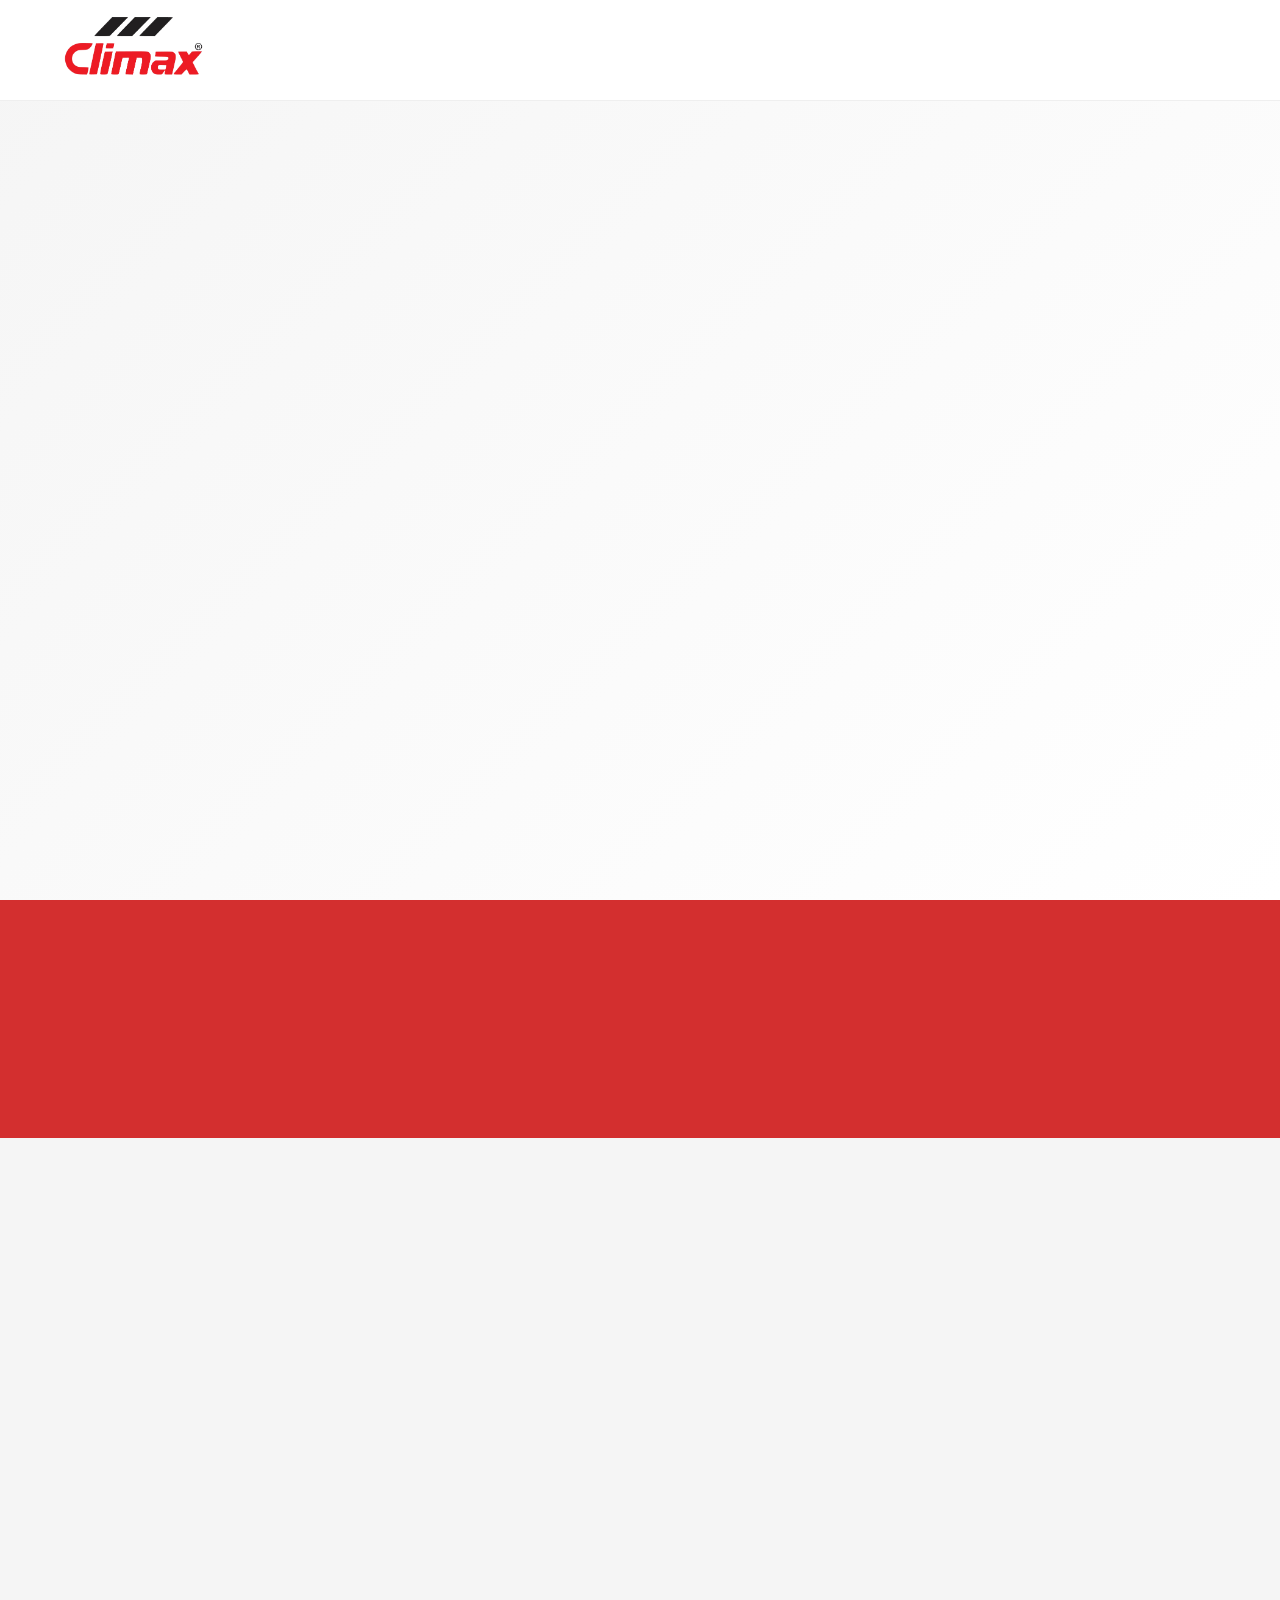
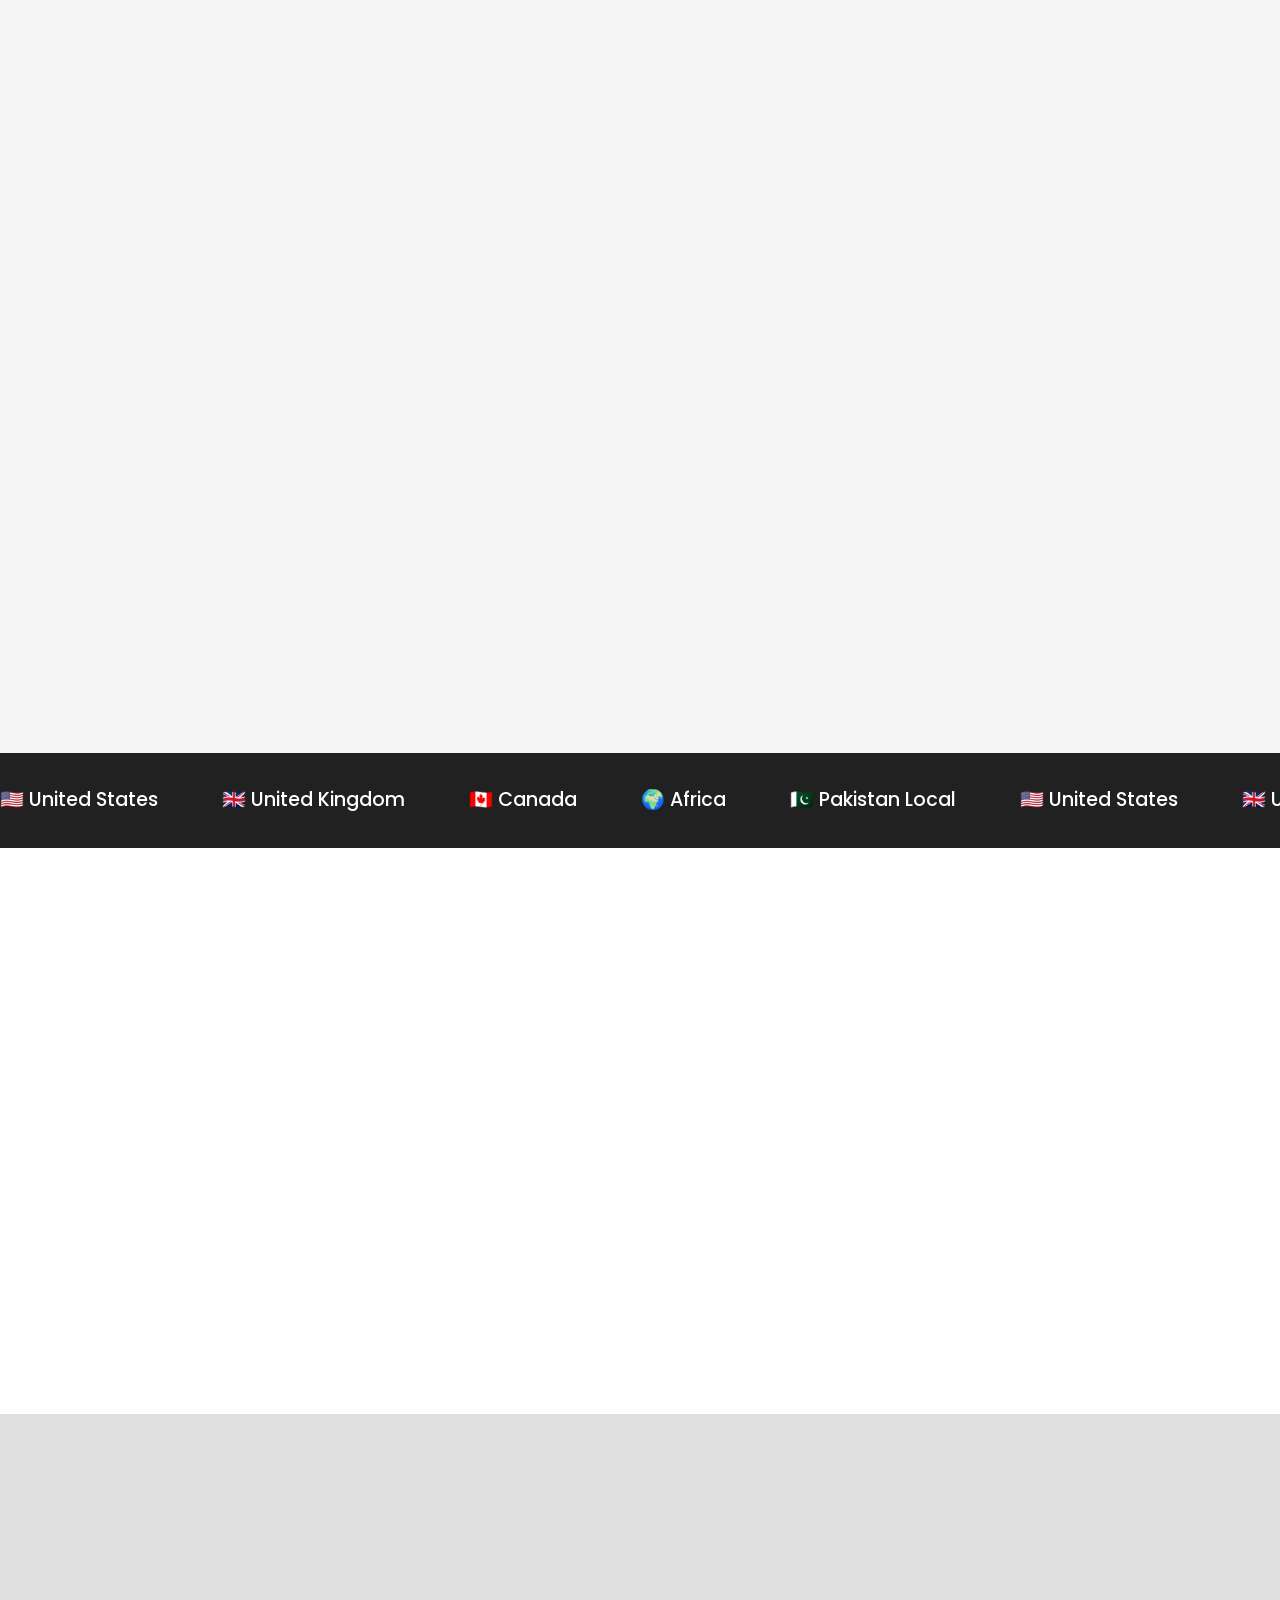
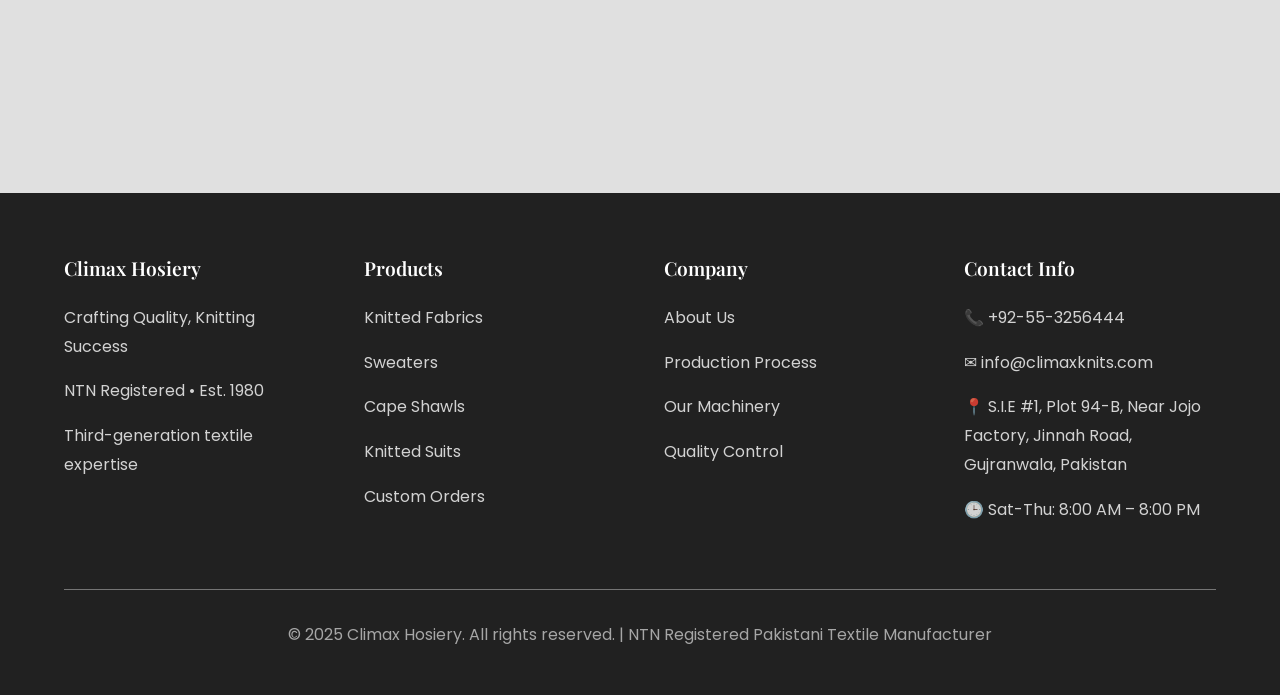
<file: index.html>
<!DOCTYPE html>
<html lang="en">
<head>
  <meta charset="UTF-8">
  <meta name="viewport" content="width=device-width, initial-scale=1.0">
  <title>Climax Hosiery - Crafting Quality, Knitting Success Since 1980</title>
  <meta name="description" content="Leading Pakistani textile manufacturer specializing in knitted fabrics, sweaters, cape shawls, and custom garments. Export quality with 45+ years of expertise.">
  <meta name="keywords" content="textile manufacturer, knitted fabrics, sweaters, Pakistan textile, OEM manufacturing, private label, export quality">
  
  <!-- Open Graph Tags -->
  <meta property="og:title" content="Climax Hosiery - Premium Textile Manufacturing">
  <meta property="og:description" content="Third-generation expertise in knitted fabrics and garments. Serving global markets with quality and reliability.">
  <meta property="og:type" content="website">
  <meta property="og:url" content="https://climaxhosiery.com">
  
  <!-- Preload Critical Resources -->
  <link rel="preload" href="./css/style.css" as="style">
  <link rel="preload" href="./assets/images/logo.png" as="image">
  
  <link rel="stylesheet" href="./css/style.css">
  <link rel="icon" href="./assets/images/logo.png" type="image/png">
</head>
<body>
  <header class="header" role="banner">
    <div class="container">
      <div class="header-content">
        <a href="index.html" aria-label="Climax Hosiery Home">
          <img src="./assets/images/logo.png" alt="Climax Hosiery Logo" class="logo">
        </a>
        
        <nav class="nav" role="navigation" aria-label="Main navigation">
          <a href="index.html" class="nav-link active">Home</a>
          <a href="about.html" class="nav-link">About</a>
          <a href="products.html" class="nav-link">Products</a>
          <a href="production.html" class="nav-link">Production</a>
          <a href="machinery.html" class="nav-link">Machinery</a>
          <a href="quality.html" class="nav-link">Quality</a>
          <a href="contact.html" class="nav-link">Contact</a>
        </nav>
        
        <button class="mobile-menu-btn" aria-label="Toggle mobile menu" aria-expanded="false">☰</button>
      </div>
    </div>
  </header>

  <main>
    <!-- Hero Section -->
    <section class="hero" role="banner">
      <div class="yarn-animation" aria-hidden="true"></div>
      <div class="container">
        <div class="hero-content fade-in">
          <h1 class="hero-title">Climax Hosiery</h1>
          <p class="hero-tagline">"Crafting Quality, Knitting Success – Since 1980!"</p>
          <p class="mb-6 text-gray">Third-generation expertise in premium knitted fabrics and garments</p>
          <div class="hero-cta">
            <a href="products.html" class="btn btn-primary btn-large">Explore Products</a>
            <a href="contact.html" class="btn btn-outline btn-large">Request Quote</a>
          </div>
        </div>
      </div>
    </section>

    <!-- Animated Stats Section -->
    <section class="stats" role="region" aria-labelledby="stats-title">
      <div class="container">
        <h2 id="stats-title" class="sr-only">Company Statistics</h2>
        <div class="stats-grid">
          <div class="stat-item fade-in">
            <h3 class="stat-number">45</h3>
            <p>Years of Legacy</p>
          </div>
          <div class="stat-item fade-in">
            <h3 class="stat-number">50</h3>
            <p>Skilled Workforce</p>
          </div>
          <div class="stat-item fade-in">
            <h3 class="stat-number">60000</h3>
            <p>Pieces Per Year</p>
          </div>
          <div class="stat-item fade-in">
            <h3 class="stat-number">4</h3>
            <p>Global Markets</p>
          </div>
        </div>
      </div>
    </section>

    <!-- Featured Products Section -->
    <section class="section featured-products" role="region" aria-labelledby="featured-title">
      <div class="container">
        <h2 id="featured-title" class="section-title fade-in">Our Premium Products</h2>
        <div class="product-grid">
          <article class="card fade-in" data-category="fabrics">
            <img src="./assets/images/product-1.jpg" alt="Premium Knitted Fabrics" class="card-image">
            <div class="card-content">
              <h3 class="card-title">Knitted Fabrics</h3>
              <p class="card-text">High-quality jersey fabrics for diverse applications</p>
              <a href="product-fabrics.html" class="btn btn-outline mt-2">Learn More</a>
            </div>
          </article>
          
          <article class="card fade-in" data-category="sweaters">
            <img src="./assets/images/product-2.jpg" alt="Premium Sweaters" class="card-image">
            <div class="card-content">
              <h3 class="card-title">Sweaters</h3>
              <p class="card-text">Expertly crafted sweaters with superior finishing</p>
              <a href="product-sweaters.html" class="btn btn-outline mt-2">Learn More</a>
            </div>
          </article>
          
          <article class="card fade-in" data-category="shawls">
            <img src="./assets/images/product-3.jpg" alt="Cape Shawls" class="card-image">
            <div class="card-content">
              <h3 class="card-title">Cape Shawls</h3>
              <p class="card-text">Elegant cape shawls for fashion-forward designs</p>
              <a href="product-cape-shawls.html" class="btn btn-outline mt-2">Learn More</a>
            </div>
          </article>
          
          <article class="card fade-in" data-category="suits">
            <img src="./assets/images/product-4.jpg" alt="Knitted Suits" class="card-image">
            <div class="card-content">
              <h3 class="card-title">Knitted Suits</h3>
              <p class="card-text">Professional knitted suits with perfect fit</p>
              <a href="product-suits.html" class="btn btn-outline mt-2">Learn More</a>
            </div>
          </article>
        </div>
      </div>
    </section>

    <!-- Export Markets Marquee -->
    <section class="markets-marquee" role="region" aria-label="Export Markets">
      <div class="marquee-content">
        <span class="marquee-item">🇺🇸 United States</span>
        <span class="marquee-item">🇬🇧 United Kingdom</span>
        <span class="marquee-item">🇨🇦 Canada</span>
        <span class="marquee-item">🌍 Africa</span>
        <span class="marquee-item">🇵🇰 Pakistan Local</span>
        <span class="marquee-item">🇺🇸 United States</span>
        <span class="marquee-item">🇬🇧 United Kingdom</span>
        <span class="marquee-item">🇨🇦 Canada</span>
        <span class="marquee-item">🌍 Africa</span>
      </div>
    </section>

    <!-- Why Choose Us Section -->
    <section class="section" role="region" aria-labelledby="why-choose-title">
      <div class="container">
        <h2 id="why-choose-title" class="section-title fade-in">Why Choose Climax Hosiery?</h2>
        <div class="grid grid-3">
          <div class="card slide-in-left">
            <div class="process-icon">🏭</div>
            <h4>Advanced Manufacturing</h4>
            <p>State-of-the-art STOLL German and CIXING Chinese machinery ensuring precision and quality in every piece.</p>
          </div>
          <div class="card fade-in">
            <div class="process-icon">🌟</div>
            <h4>Export Quality Standards</h4>
            <p>Rigorous quality control processes meeting international standards for global markets.</p>
          </div>
          <div class="card slide-in-right">
            <div class="process-icon">🤝</div>
            <h4>Flexible Partnership</h4>
            <p>OEM and private label services with negotiable MOQ and comprehensive sample policies.</p>
          </div>
        </div>
      </div>
    </section>

    <!-- Call to Action Section -->
    <section class="section bg-gray" role="region" aria-labelledby="cta-title">
      <div class="container text-center">
        <h2 id="cta-title" class="fade-in">Ready to Partner with Us?</h2>
        <p class="fade-in mb-6 text-gray">Contact our team today to discuss your textile manufacturing needs</p>
        <div class="flex justify-center fade-in">
          <a href="contact.html" class="btn btn-primary btn-large">Get In Touch</a>
        </div>
      </div>
    </section>
  </main>

  <footer class="footer" role="contentinfo">
    <div class="container">
      <div class="footer-content">
        <div class="footer-section">
          <h4>Climax Hosiery</h4>
          <p>Crafting Quality, Knitting Success</p>
          <p>NTN Registered • Est. 1980</p>
          <p>Third-generation textile expertise</p>
        </div>
        
        <div class="footer-section">
          <h4>Products</h4>
          <p><a href="product-fabrics.html">Knitted Fabrics</a></p>
          <p><a href="product-sweaters.html">Sweaters</a></p>
          <p><a href="product-cape-shawls.html">Cape Shawls</a></p>
          <p><a href="product-suits.html">Knitted Suits</a></p>
          <p><a href="product-custom.html">Custom Orders</a></p>
        </div>
        
        <div class="footer-section">
          <h4>Company</h4>
          <p><a href="about.html">About Us</a></p>
          <p><a href="production.html">Production Process</a></p>
          <p><a href="machinery.html">Our Machinery</a></p>
          <p><a href="quality.html">Quality Control</a></p>
        </div>
        
        <div class="footer-section">
          <h4>Contact Info</h4>
          <p>📞 +92-55-3256444</p>
          <p>✉️ info@climaxknits.com</p>
          <p>📍 S.I.E #1, Plot 94-B, Near Jojo Factory, Jinnah Road, Gujranwala, Pakistan</p>
          <p>🕒 Sat-Thu: 8:00 AM – 8:00 PM</p>
        </div>
      </div>
      
      <div class="footer-bottom">
        <p>&copy; 2025 Climax Hosiery. All rights reserved. | NTN Registered Pakistani Textile Manufacturer</p>
      </div>
    </div>
  </footer>

  <script src="./js/main.js"></script>
</body>
</html>
</file>
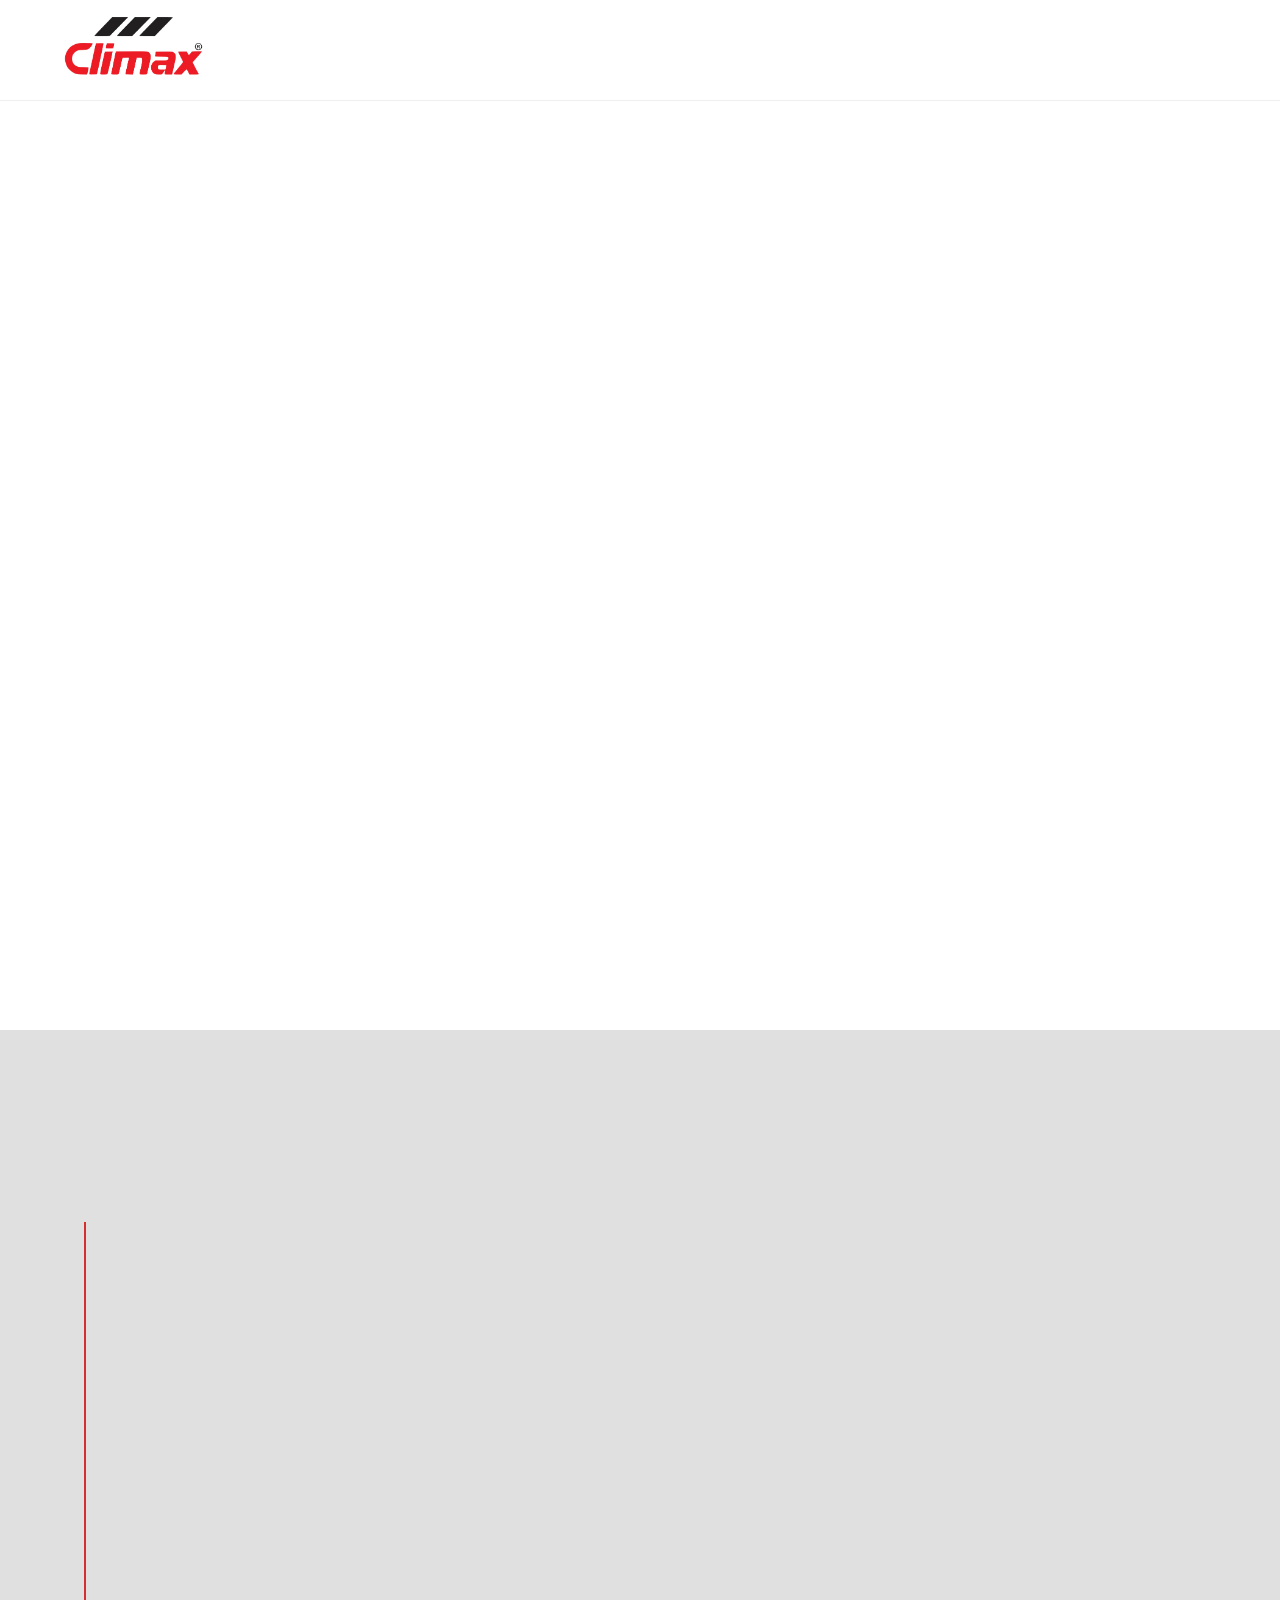
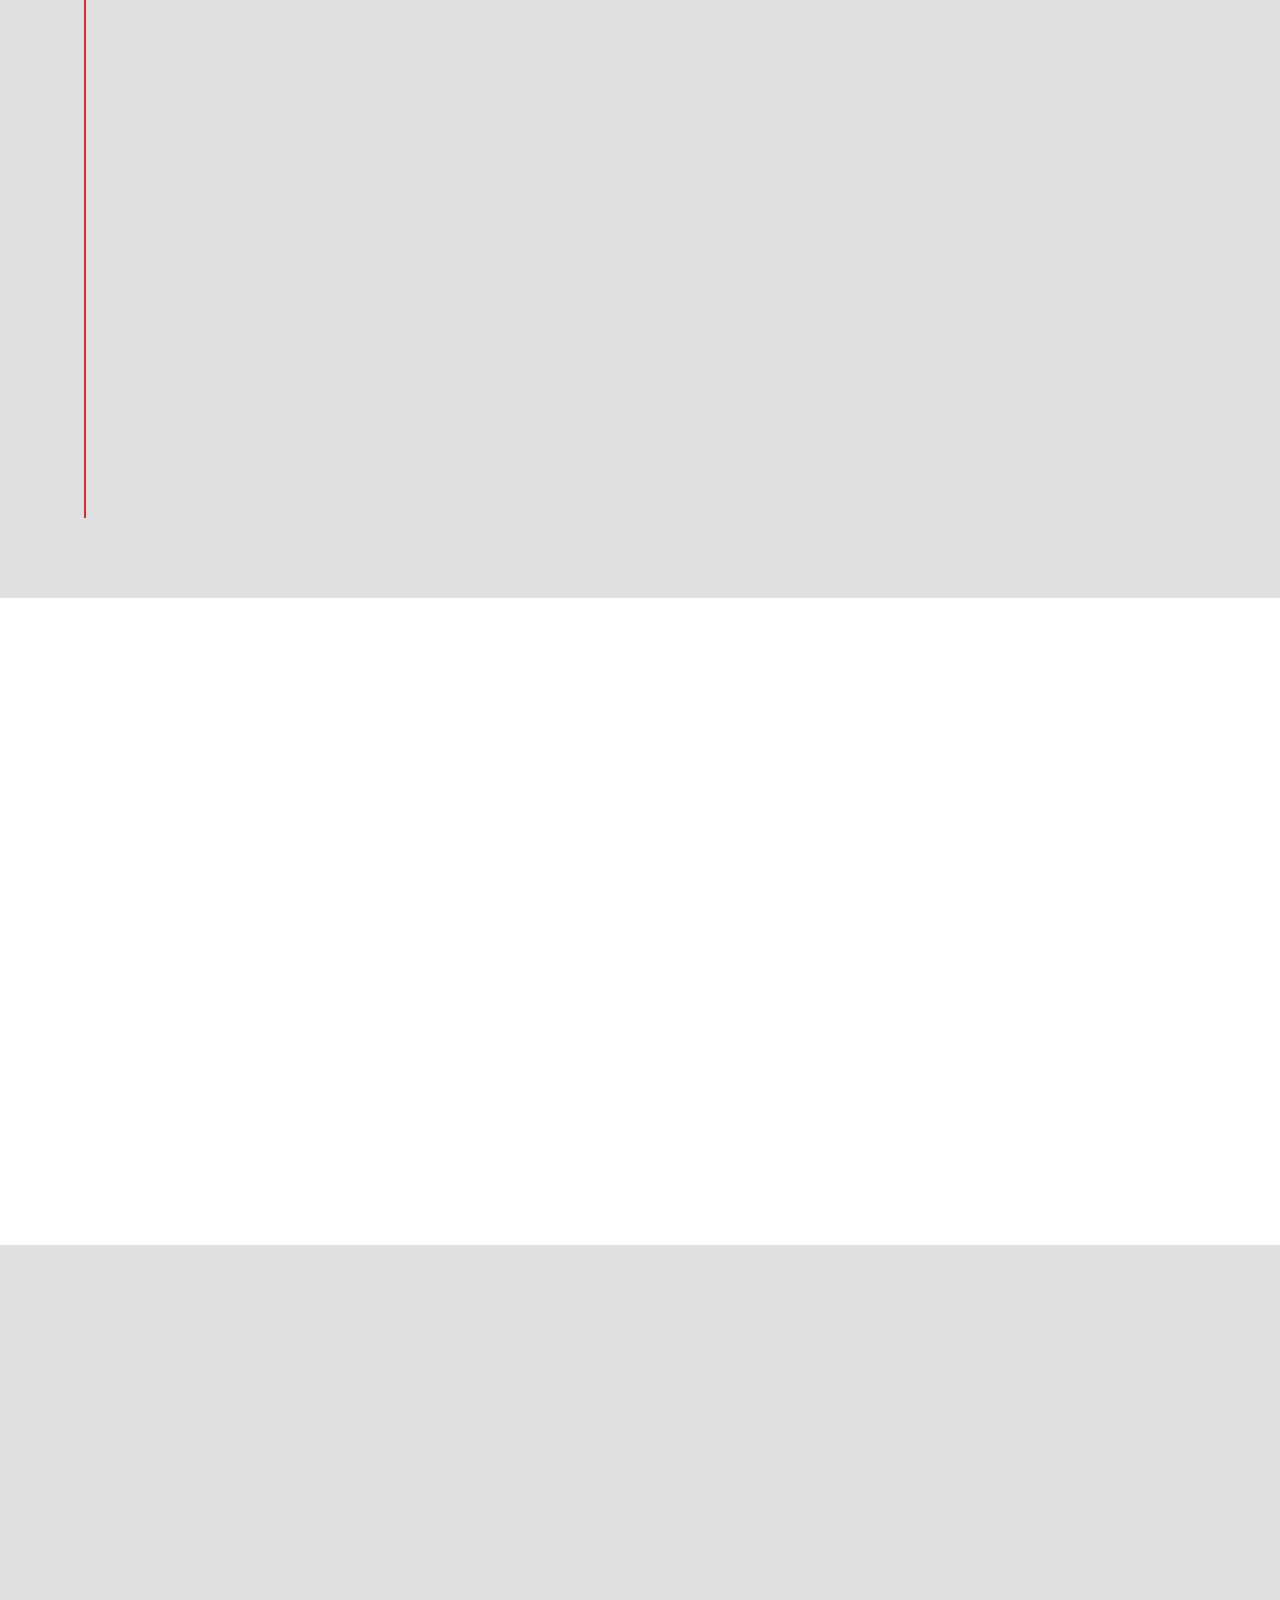
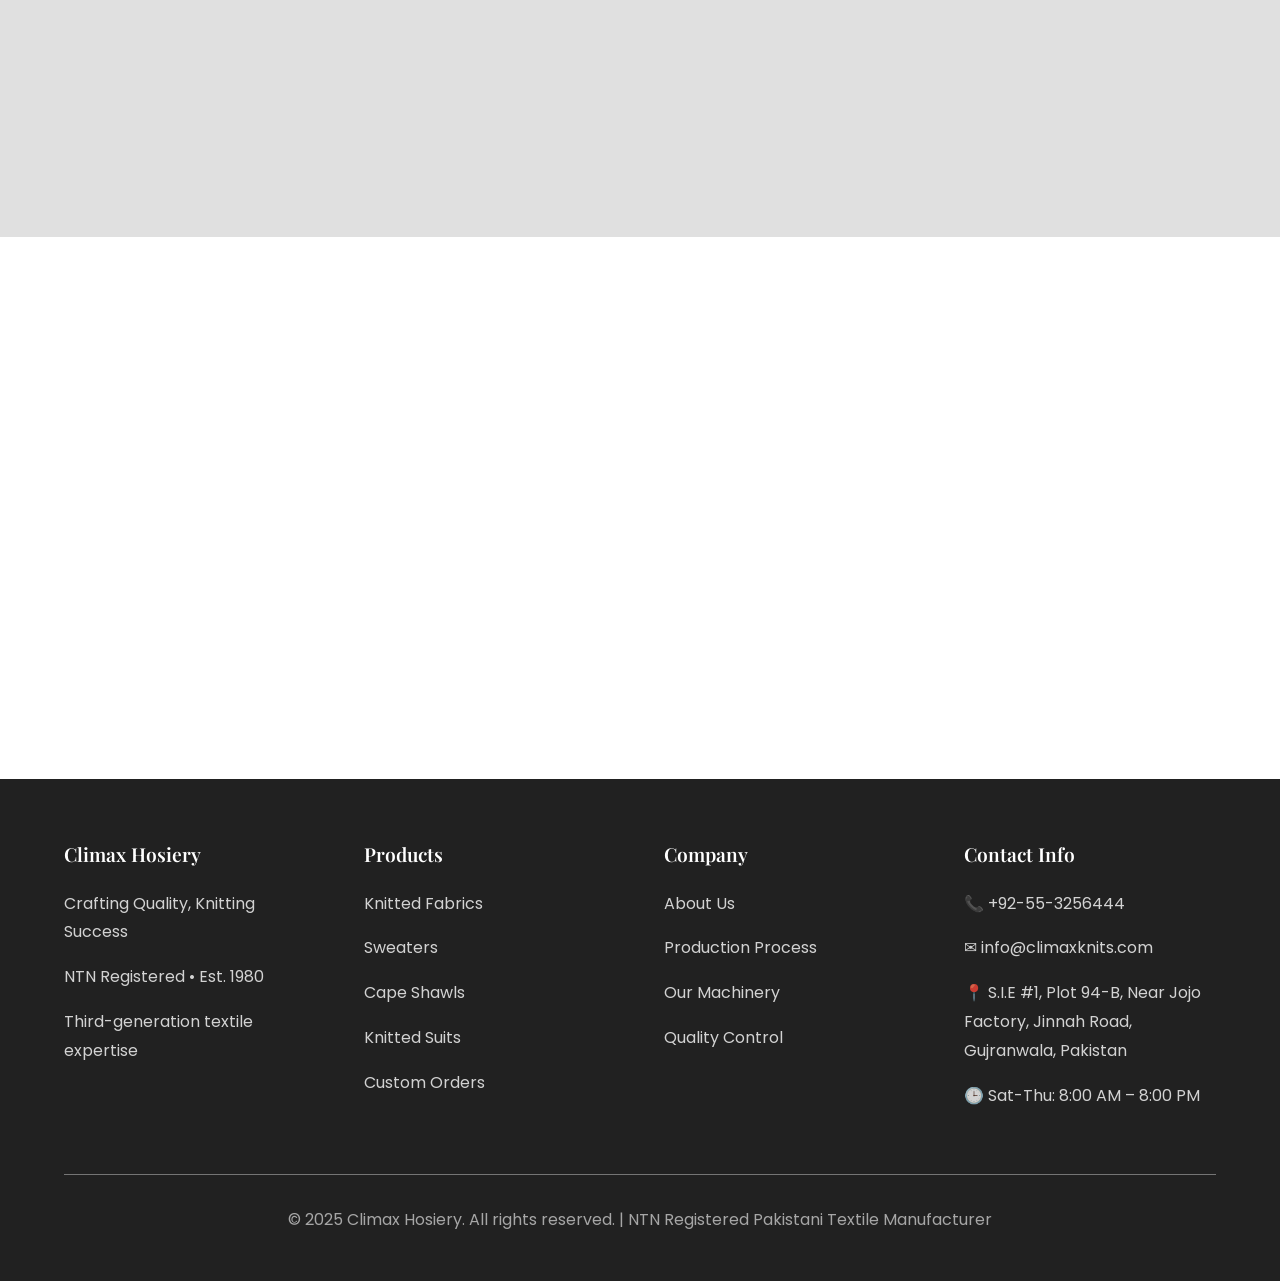
<file: about.html>
<!DOCTYPE html>
<html lang="en">
<head>
  <meta charset="UTF-8">
  <meta name="viewport" content="width=device-width, initial-scale=1.0">
  <title>About Us - Climax Hosiery | Third-Generation Textile Expertise</title>
  <meta name="description" content="Learn about Climax Hosiery's 45+ year legacy in textile manufacturing. Third-generation family business serving global markets with quality and innovation.">
  
  <link rel="stylesheet" href="./css/style.css">
  <link rel="icon" href="./assets/images/logo.png" type="image/png">
</head>
<body>
  <header class="header" role="banner">
    <div class="container">
      <div class="header-content">
        <a href="index.html" aria-label="Climax Hosiery Home">
          <img src="./assets/images/logo.png" alt="Climax Hosiery Logo" class="logo">
        </a>
        
        <nav class="nav" role="navigation" aria-label="Main navigation">
          <a href="index.html" class="nav-link">Home</a>
          <a href="about.html" class="nav-link active">About</a>
          <a href="products.html" class="nav-link">Products</a>
          <a href="production.html" class="nav-link">Production</a>
          <a href="machinery.html" class="nav-link">Machinery</a>
          <a href="quality.html" class="nav-link">Quality</a>
          <a href="contact.html" class="nav-link">Contact</a>
        </nav>
        
        <button class="mobile-menu-btn" aria-label="Toggle mobile menu" aria-expanded="false">☰</button>
      </div>
    </div>
  </header>

  <main style="padding-top: 80px;">
    <!-- Page Hero -->
    <section class="section" role="banner">
      <div class="container">
        <div class="text-center fade-in">
          <h1>About Climax Hosiery</h1>
          <p class="hero-tagline">Three Generations of Textile Excellence</p>
        </div>
      </div>
    </section>

    <!-- Heritage Story -->
    <section class="section" role="region" aria-labelledby="heritage-title">
      <div class="container">
        <div class="grid grid-2">
          <div class="slide-in-left">
            <h2 id="heritage-title">Our Heritage Story</h2>
            <p>Since 1980, Climax Hosiery has been at the forefront of Pakistan's textile industry, representing three generations of dedicated craftsmanship and unwavering commitment to quality. What began as a small family venture has evolved into a medium-scale manufacturing powerhouse, serving global markets with distinction.</p>
            
            <p>Our journey spans over four decades of continuous innovation, relationship-building, and quality enhancement. As an NTN registered company, we have established ourselves as a trusted partner for businesses across America, Africa, the United Kingdom, and Canada, while maintaining strong roots in our local Pakistani market.</p>
            
            <p>The Climax Hosiery brand was officially launched in 2009, building upon decades of manufacturing expertise and industry knowledge passed down through generations. This rich heritage forms the foundation of our modern operations.</p>
          </div>
          
          <div class="slide-in-right">
            <div class="card">
              <img src="./assets/images/product-5.jpg" alt="Climax Hosiery Heritage" class="card-image">
              <div style="padding: var(--spacing-3);">
                <h4>Legacy & Innovation</h4>
                <p>Combining traditional craftsmanship with modern manufacturing technology to deliver exceptional results.</p>
              </div>
            </div>
          </div>
        </div>
      </div>
    </section>

    <!-- Animated Timeline -->
    <section class="section bg-gray" role="region" aria-labelledby="timeline-title">
      <div class="container">
        <h2 id="timeline-title" class="section-title fade-in">Our Journey Through Time</h2>
        <div class="timeline">
          <div class="timeline-item fade-in">
            <div class="timeline-content">
              <h4>1975-1980 - Foundation Era</h4>
              <p>Family business foundations laid with traditional textile craftsmanship. First generation establishes quality standards and local market presence.</p>
            </div>
          </div>
          
          <div class="timeline-item fade-in">
            <div class="timeline-content">
              <h4>2009 - Brand Launch</h4>
              <p>Official launch of Climax Hosiery brand, marking our transition to a registered manufacturing entity with expanded capabilities and global vision.</p>
            </div>
          </div>
          
          <div class="timeline-item fade-in">
            <div class="timeline-content">
              <h4>2010-2020 - Global Expansion</h4>
              <p>Established export relationships with United States, United Kingdom, Canada, and African markets. Upgraded machinery and production processes.</p>
            </div>
          </div>
          
          <div class="timeline-item fade-in">
            <div class="timeline-content">
              <h4>2021-Present - Modern Excellence</h4>
              <p>Third-generation leadership brings innovation while preserving traditional values. Current capacity of 50,000-60,000 pieces yearly with 50+ skilled employees.</p>
            </div>
          </div>
        </div>
      </div>
    </section>

    <!-- Leadership Section -->
    <section class="section" role="region" aria-labelledby="leadership-title">
      <div class="container">
        <h2 id="leadership-title" class="section-title fade-in">Leadership Team</h2>
        
        <!-- TODO: Replace with actual founder photos and biographies -->
        <div class="grid grid-2">
          <div class="card fade-in">
            <div style="height: 200px; background: var(--neutral-200); border-radius: var(--border-radius); margin-bottom: var(--spacing-3); display: flex; align-items: center; justify-content: center; color: var(--neutral-600);">
              [TODO: Founder Photo]
            </div>
            <h4>First Generation Founder</h4>
            <p class="text-gray">[TODO: Add founder biography and background]</p>
          </div>
          
          <div class="card fade-in">
            <div style="height: 200px; background: var(--neutral-200); border-radius: var(--border-radius); margin-bottom: var(--spacing-3); display: flex; align-items: center; justify-content: center; color: var(--neutral-600);">
              [TODO: Current Leadership Photo]
            </div>
            <h4>Current Leadership</h4>
            <p class="text-gray">[TODO: Add current leadership biography and vision]</p>
          </div>
        </div>
      </div>
    </section>

    <!-- Values Section -->
    <section class="section bg-gray" role="region" aria-labelledby="values-title">
      <div class="container">
        <h2 id="values-title" class="section-title fade-in">Our Core Values</h2>
        <div class="grid grid-3">
          <div class="card fade-in">
            <div class="process-icon">⚡</div>
            <h4>Quality Excellence</h4>
            <p>Uncompromising commitment to quality in every thread, every stitch, and every finished product that bears our name.</p>
          </div>
          
          <div class="card fade-in">
            <div class="process-icon">🔄</div>
            <h4>Continuous Innovation</h4>
            <p>Investing in modern machinery and techniques while preserving the artisanal craftsmanship that defines our legacy.</p>
          </div>
          
          <div class="card fade-in">
            <div class="process-icon">🤝</div>
            <h4>Customer Partnership</h4>
            <p>Building long-term relationships through reliable delivery, flexible service, and unwavering support for our clients' success.</p>
          </div>
        </div>
      </div>
    </section>

    <!-- Visual Collage Section -->
    <section class="section" role="region" aria-labelledby="collage-title">
      <div class="container">
        <h2 id="collage-title" class="section-title fade-in">Our Manufacturing Excellence</h2>
        <div class="gallery fade-in">
          <div class="gallery-item">
            <img src="./assets/images/product-6.jpg" alt="Manufacturing Process" loading="lazy">
          </div>
          <div class="gallery-item">
            <img src="./assets/images/product-7.jpg" alt="Quality Control" loading="lazy">
          </div>
          <div class="gallery-item">
            <img src="./assets/images/product-8.jpg" alt="Finished Products" loading="lazy">
          </div>
          <div class="gallery-item">
            <img src="./assets/images/product-1.jpg" alt="Fabric Details" loading="lazy">
          </div>
        </div>
      </div>
    </section>
  </main>

  <footer class="footer" role="contentinfo">
    <div class="container">
      <div class="footer-content">
        <div class="footer-section">
          <h4>Climax Hosiery</h4>
          <p>Crafting Quality, Knitting Success</p>
          <p>NTN Registered • Est. 1980</p>
          <p>Third-generation textile expertise</p>
        </div>
        
        <div class="footer-section">
          <h4>Products</h4>
          <p><a href="product-fabrics.html">Knitted Fabrics</a></p>
          <p><a href="product-sweaters.html">Sweaters</a></p>
          <p><a href="product-cape-shawls.html">Cape Shawls</a></p>
          <p><a href="product-suits.html">Knitted Suits</a></p>
          <p><a href="product-custom.html">Custom Orders</a></p>
        </div>
        
        <div class="footer-section">
          <h4>Company</h4>
          <p><a href="about.html">About Us</a></p>
          <p><a href="production.html">Production Process</a></p>
          <p><a href="machinery.html">Our Machinery</a></p>
          <p><a href="quality.html">Quality Control</a></p>
        </div>
        
        <div class="footer-section">
          <h4>Contact Info</h4>
          <p>📞 +92-55-3256444</p>
          <p>✉️ info@climaxknits.com</p>
          <p>📍 S.I.E #1, Plot 94-B, Near Jojo Factory, Jinnah Road, Gujranwala, Pakistan</p>
          <p>🕒 Sat-Thu: 8:00 AM – 8:00 PM</p>
        </div>
      </div>
      
      <div class="footer-bottom">
        <p>&copy; 2025 Climax Hosiery. All rights reserved. | NTN Registered Pakistani Textile Manufacturer</p>
      </div>
    </div>
  </footer>

  <script src="./js/main.js"></script>
</body>
</html>
</file>
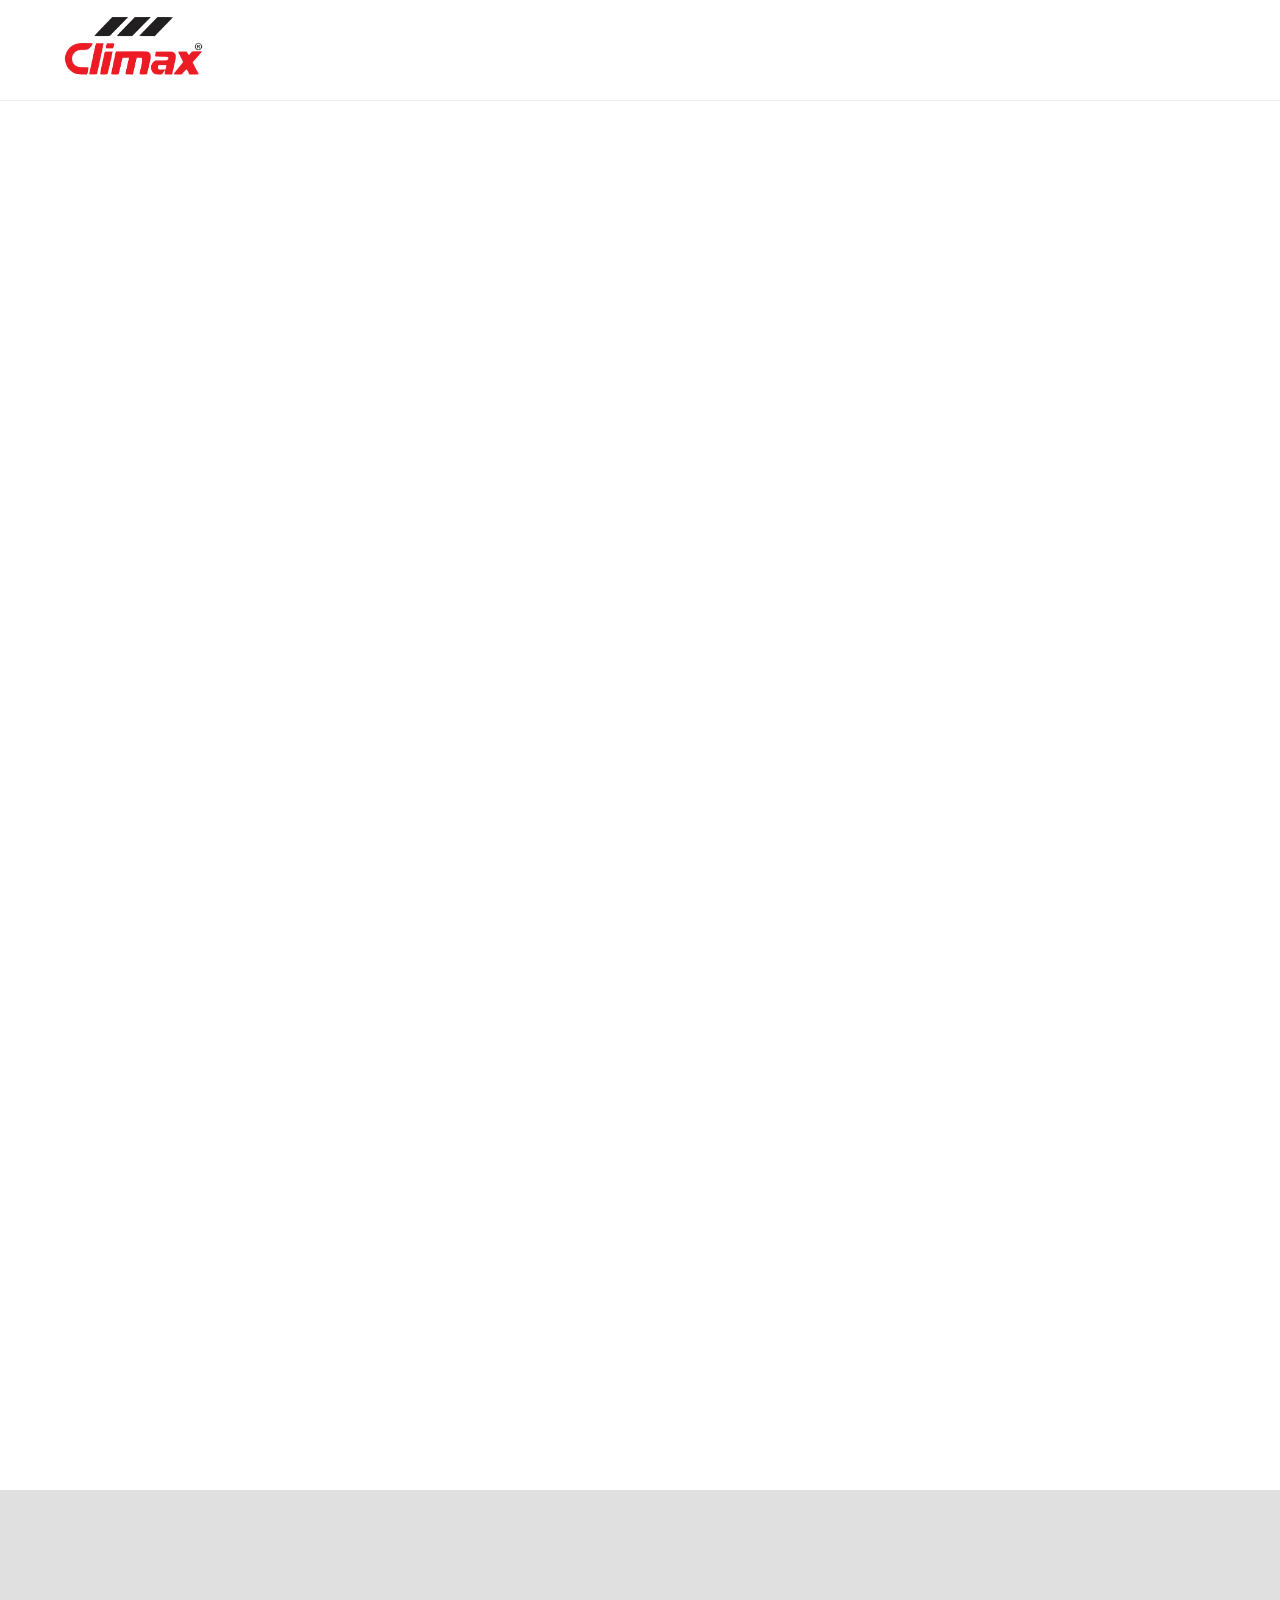
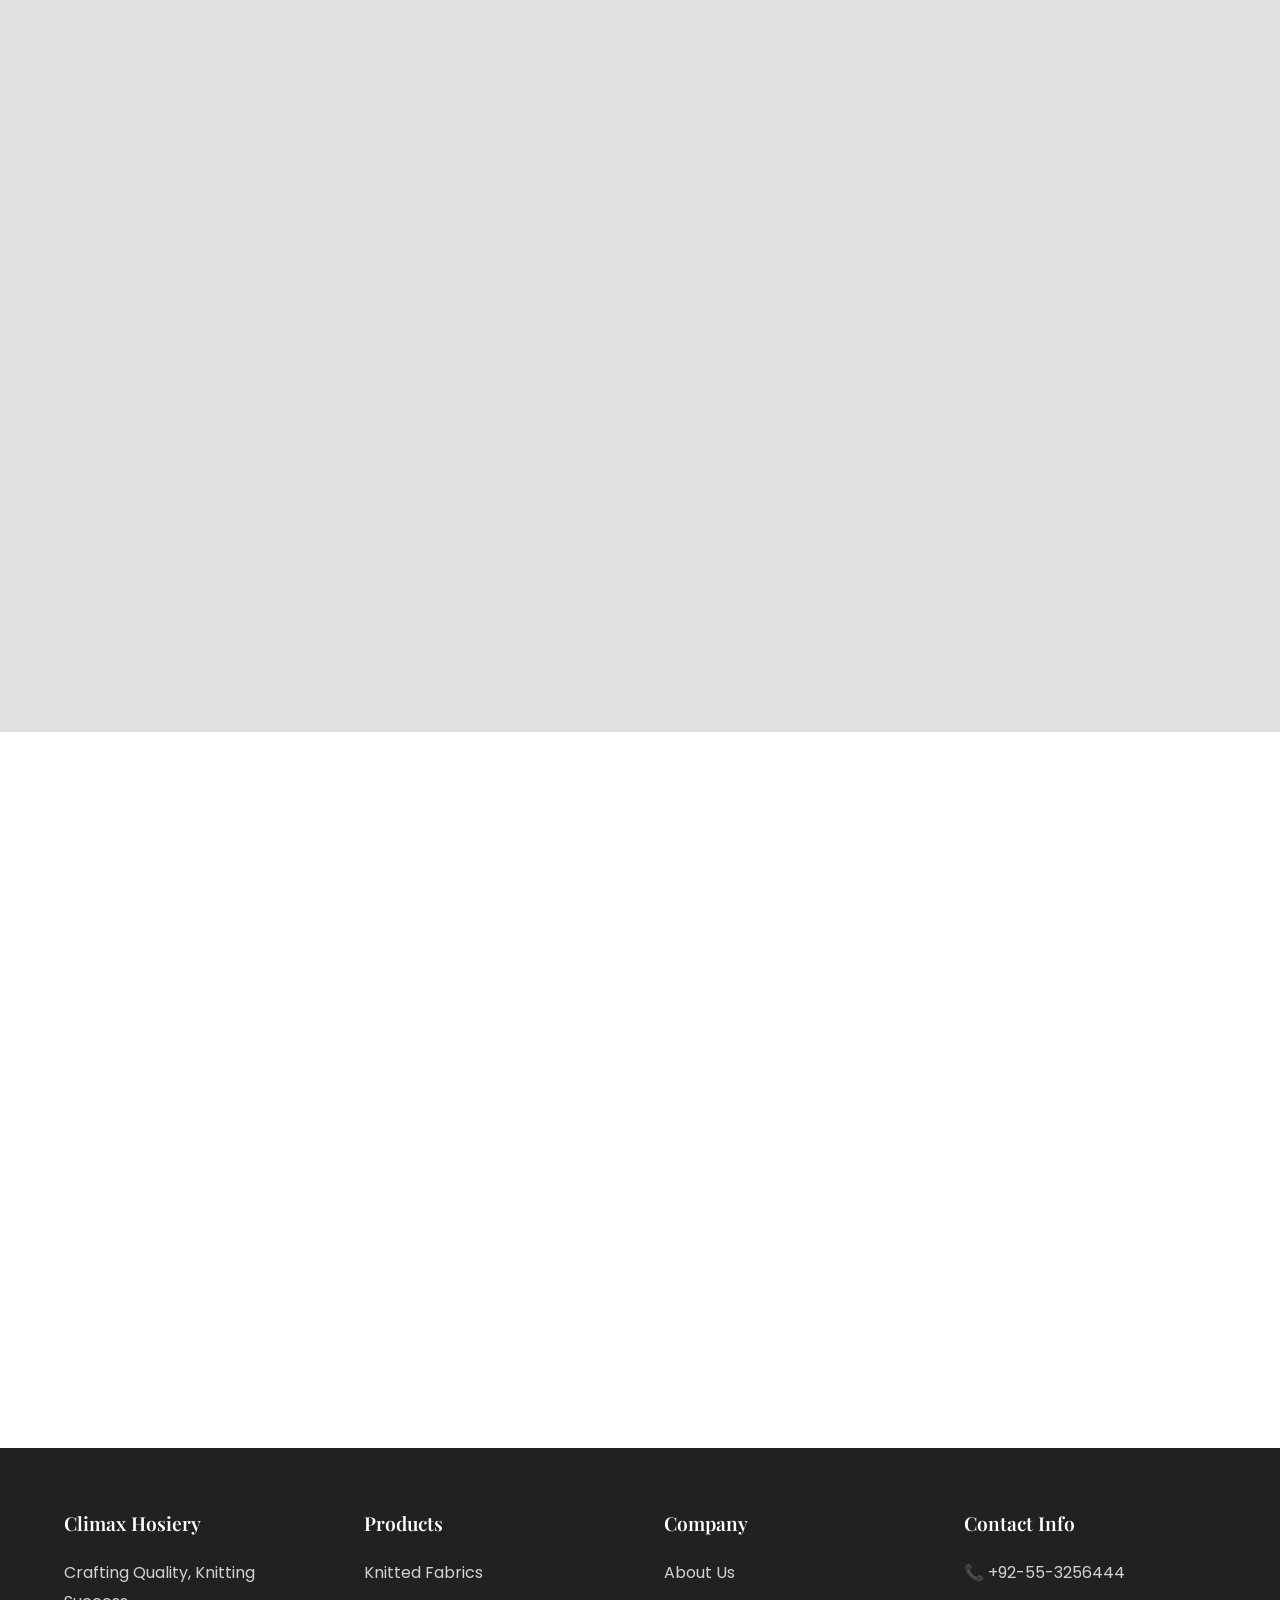
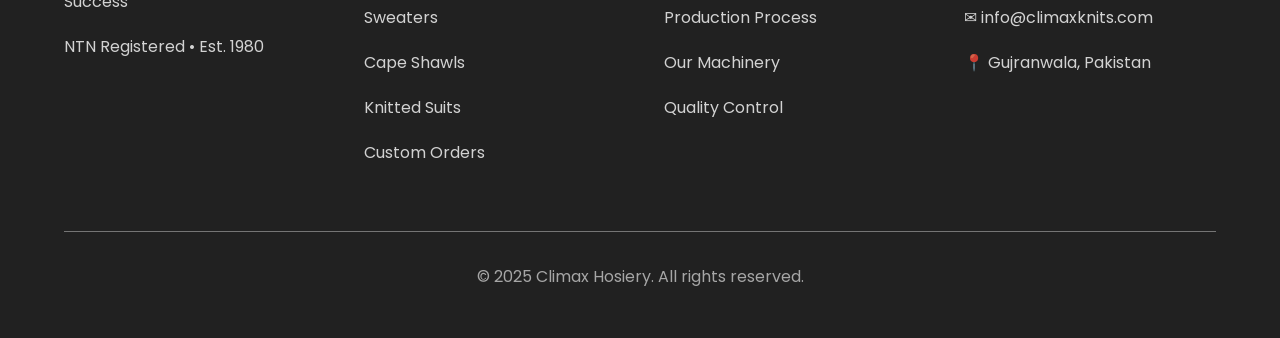
<file: contact.html>
<!DOCTYPE html>
<html lang="en">
<head>
  <meta charset="UTF-8">
  <meta name="viewport" content="width=device-width, initial-scale=1.0">
  <title>Contact Us - Climax Hosiery | Get in Touch for Manufacturing Inquiries</title>
  <meta name="description" content="Contact Climax Hosiery for textile manufacturing inquiries. Located in Gujranwala, Pakistan. Phone: +92-55-3256444 | Email: info@climaxknits.com">
  
  <link rel="stylesheet" href="./css/style.css">
  <link rel="icon" href="./assets/images/logo.png" type="image/png">
</head>
<body>
  <header class="header" role="banner">
    <div class="container">
      <div class="header-content">
        <a href="index.html" aria-label="Climax Hosiery Home">
          <img src="./assets/images/logo.png" alt="Climax Hosiery Logo" class="logo">
        </a>
        
        <nav class="nav" role="navigation" aria-label="Main navigation">
          <a href="index.html" class="nav-link">Home</a>
          <a href="about.html" class="nav-link">About</a>
          <a href="products.html" class="nav-link">Products</a>
          <a href="production.html" class="nav-link">Production</a>
          <a href="machinery.html" class="nav-link">Machinery</a>
          <a href="quality.html" class="nav-link">Quality</a>
          <a href="contact.html" class="nav-link active">Contact</a>
        </nav>
        
        <button class="mobile-menu-btn" aria-label="Toggle mobile menu" aria-expanded="false">☰</button>
      </div>
    </div>
  </header>

  <main style="padding-top: 80px;">
    <!-- Page Hero -->
    <section class="section" role="banner">
      <div class="container">
        <div class="text-center fade-in">
          <h1>Contact Climax Hosiery</h1>
          <p class="hero-tagline">Ready to partner with Pakistan's premier textile manufacturer?</p>
        </div>
      </div>
    </section>

    <!-- Contact Information -->
    <section class="section" role="region" aria-labelledby="contact-info">
      <div class="container">
        <div class="grid grid-2">
          <div class="slide-in-left">
            <h2 id="contact-info">Get in Touch</h2>
            <p class="mb-6">We're here to discuss your textile manufacturing needs and provide customized solutions for your business.</p>
            
            <div class="space-y-4">
              <div class="flex" style="align-items: flex-start; margin-bottom: var(--spacing-3);">
                <span style="font-size: 1.5rem; margin-right: var(--spacing-2);">📞</span>
                <div>
                  <h4>Phone</h4>
                  <p><a href="tel:+92553256444" style="color: var(--primary-red); text-decoration: none;">+92-55-3256444</a></p>
                </div>
              </div>
              
              <div class="flex" style="align-items: flex-start; margin-bottom: var(--spacing-3);">
                <span style="font-size: 1.5rem; margin-right: var(--spacing-2);">✉️</span>
                <div>
                  <h4>Email</h4>
                  <p><a href="mailto:info@climaxknits.com" style="color: var(--primary-red); text-decoration: none;">info@climaxknits.com</a></p>
                </div>
              </div>
              
              <div class="flex" style="align-items: flex-start; margin-bottom: var(--spacing-3);">
                <span style="font-size: 1.5rem; margin-right: var(--spacing-2);">📍</span>
                <div>
                  <h4>Address</h4>
                  <p>S.I.E #1, Plot 94-B, Near Jojo Factory<br>Jinnah Road, Gujranwala, Pakistan</p>
                </div>
              </div>
              
              <div class="flex" style="align-items: flex-start; margin-bottom: var(--spacing-3);">
                <span style="font-size: 1.5rem; margin-right: var(--spacing-2);">🕒</span>
                <div>
                  <h4>Business Hours</h4>
                  <p>Saturday - Thursday: 8:00 AM – 8:00 PM<br>Friday: Closed</p>
                </div>
              </div>
            </div>
          </div>
          
          <div class="slide-in-right">
            <div class="contact-form">
              <h3>Send Us a Message</h3>
              <form id="contactForm" novalidate>
                <div class="form-row">
                  <div class="form-group">
                    <label for="firstName" class="form-label">First Name *</label>
                    <input type="text" id="firstName" name="firstName" class="form-input" required>
                  </div>
                  <div class="form-group">
                    <label for="lastName" class="form-label">Last Name *</label>
                    <input type="text" id="lastName" name="lastName" class="form-input" required>
                  </div>
                </div>
                
                <div class="form-row">
                  <div class="form-group">
                    <label for="email" class="form-label">Email Address *</label>
                    <input type="email" id="email" name="email" class="form-input" required>
                  </div>
                  <div class="form-group">
                    <label for="phone" class="form-label">Phone Number</label>
                    <input type="tel" id="phone" name="phone" class="form-input">
                  </div>
                </div>
                
                <div class="form-group">
                  <label for="company" class="form-label">Company Name</label>
                  <input type="text" id="company" name="company" class="form-input">
                </div>
                
                <div class="form-group">
                  <label for="inquiryType" class="form-label">Inquiry Type *</label>
                  <select id="inquiryType" name="inquiryType" class="form-select" required>
                    <option value="">Select inquiry type</option>
                    <option value="knitted-fabrics">Knitted Fabrics</option>
                    <option value="sweaters">Sweaters</option>
                    <option value="cape-shawls">Cape Shawls</option>
                    <option value="suits">Knitted Suits</option>
                    <option value="custom-orders">Custom Orders/OEM</option>
                    <option value="general">General Inquiry</option>
                  </select>
                </div>
                
                <div class="form-group">
                  <label for="message" class="form-label">Message *</label>
                  <textarea id="message" name="message" class="form-textarea" rows="5" required placeholder="Please describe your requirements, order quantity, and any specific needs..."></textarea>
                </div>
                
                <button type="submit" class="btn btn-primary btn-large" style="width: 100%;">Send Message</button>
              </form>
            </div>
          </div>
        </div>
      </div>
    </section>

    <!-- Google Map -->
    <section class="section bg-gray" role="region" aria-labelledby="location-title">
      <div class="container">
        <h2 id="location-title" class="section-title fade-in">Our Location</h2>
        <div class="fade-in">
          <div style="position: relative; height: 400px; border-radius: var(--border-radius-lg); overflow: hidden; box-shadow: var(--shadow-lg);">
            <iframe 
              src="https://www.google.com/maps/embed?pb=!1m18!1m12!1m3!1d3405.5234567890123!2d74.1876543!3d32.1234567!2m3!1f0!2f0!3f0!3m2!1i1024!2i768!4f13.1!3m3!1m2!1s0x0%3A0x0!2sGujranwala%2C%20Pakistan!5e0!3m2!1sen!2s!4v1640000000000!5m2!1sen!2s"
              width="100%" 
              height="400" 
              style="border:0;" 
              allowfullscreen="" 
              loading="lazy" 
              referrerpolicy="no-referrer-when-downgrade"
              title="Climax Hosiery Location - Gujranwala, Pakistan">
            </iframe>
          </div>
          
          <div class="text-center mt-6">
            <h4>Visit Our Facility</h4>
            <p>Located in the heart of Gujranwala's industrial zone, our modern manufacturing facility is equipped with state-of-the-art machinery and staffed by skilled professionals.</p>
            <p class="mt-4">
              <strong>Address:</strong> S.I.E #1, Plot 94-B, Near Jojo Factory, Jinnah Road, Gujranwala, Pakistan
            </p>
          </div>
        </div>
      </div>
    </section>

    <!-- Business Policies -->
    <section class="section" role="region" aria-labelledby="policies-title">
      <div class="container">
        <h2 id="policies-title" class="section-title fade-in">Business Policies</h2>
        
        <div class="grid grid-2">
          <div class="card slide-in-left">
            <h4>Sample Policy</h4>
            <div class="mt-4">
              <div style="padding: var(--spacing-3); background: var(--neutral-100); border-radius: var(--border-radius); margin-bottom: var(--spacing-3);">
                <strong>Lead Time:</strong> Approximately 7 working days for sample production
              </div>
              <div style="padding: var(--spacing-3); background: var(--neutral-100); border-radius: var(--border-radius); margin-bottom: var(--spacing-3);">
                <strong>Repeat Clients:</strong> Free samples (shipping charges only)
              </div>
              <div style="padding: var(--spacing-3); background: var(--neutral-100); border-radius: var(--border-radius);">
                <strong>New Clients:</strong> Paid samples, refundable upon order confirmation
              </div>
            </div>
          </div>
          
          <div class="card slide-in-right">
            <h4>Payment Terms</h4>
            <div class="mt-4">
              <div style="padding: var(--spacing-3); background: var(--neutral-100); border-radius: var(--border-radius); margin-bottom: var(--spacing-3);">
                <strong>Deposit:</strong> 50% advance payment required
              </div>
              <div style="padding: var(--spacing-3); background: var(--neutral-100); border-radius: var(--border-radius); margin-bottom: var(--spacing-3);">
                <strong>Balance:</strong> Remaining 50% payable on delivery
              </div>
              <div style="padding: var(--spacing-3); background: var(--neutral-100); border-radius: var(--border-radius);">
                <strong>MOQ:</strong> Negotiable based on product type and complexity
              </div>
            </div>
          </div>
        </div>
      </div>
    </section>
  </main>

  <footer class="footer" role="contentinfo">
    <div class="container">
      <div class="footer-content">
        <div class="footer-section">
          <h4>Climax Hosiery</h4>
          <p>Crafting Quality, Knitting Success</p>
          <p>NTN Registered • Est. 1980</p>
        </div>
        
        <div class="footer-section">
          <h4>Products</h4>
          <p><a href="product-fabrics.html">Knitted Fabrics</a></p>
          <p><a href="product-sweaters.html">Sweaters</a></p>
          <p><a href="product-cape-shawls.html">Cape Shawls</a></p>
          <p><a href="product-suits.html">Knitted Suits</a></p>
          <p><a href="product-custom.html">Custom Orders</a></p>
        </div>
        
        <div class="footer-section">
          <h4>Company</h4>
          <p><a href="about.html">About Us</a></p>
          <p><a href="production.html">Production Process</a></p>
          <p><a href="machinery.html">Our Machinery</a></p>
          <p><a href="quality.html">Quality Control</a></p>
        </div>
        
        <div class="footer-section">
          <h4>Contact Info</h4>
          <p>📞 +92-55-3256444</p>
          <p>✉️ info@climaxknits.com</p>
          <p>📍 Gujranwala, Pakistan</p>
        </div>
      </div>
      
      <div class="footer-bottom">
        <p>&copy; 2025 Climax Hosiery. All rights reserved.</p>
      </div>
    </div>
  </footer>

  <script src="./js/main.js"></script>
</body>
</html>
</file>
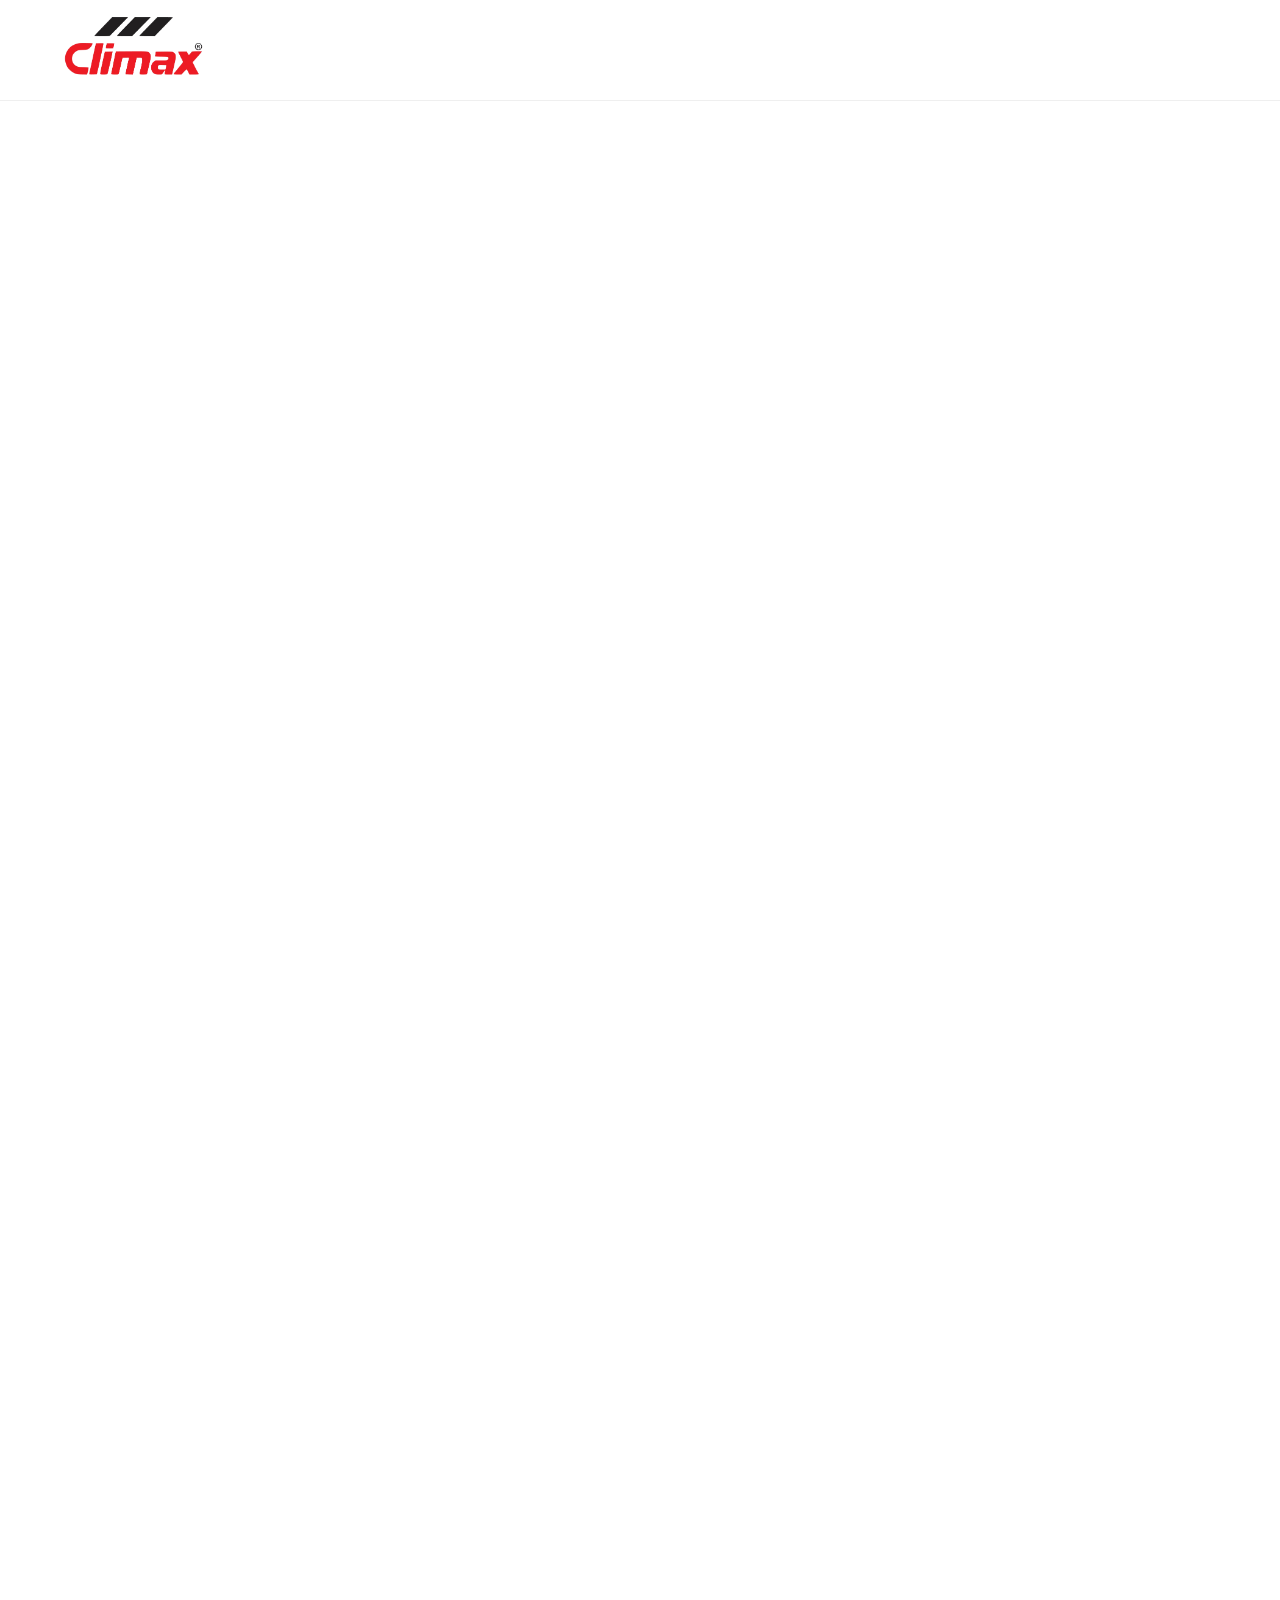
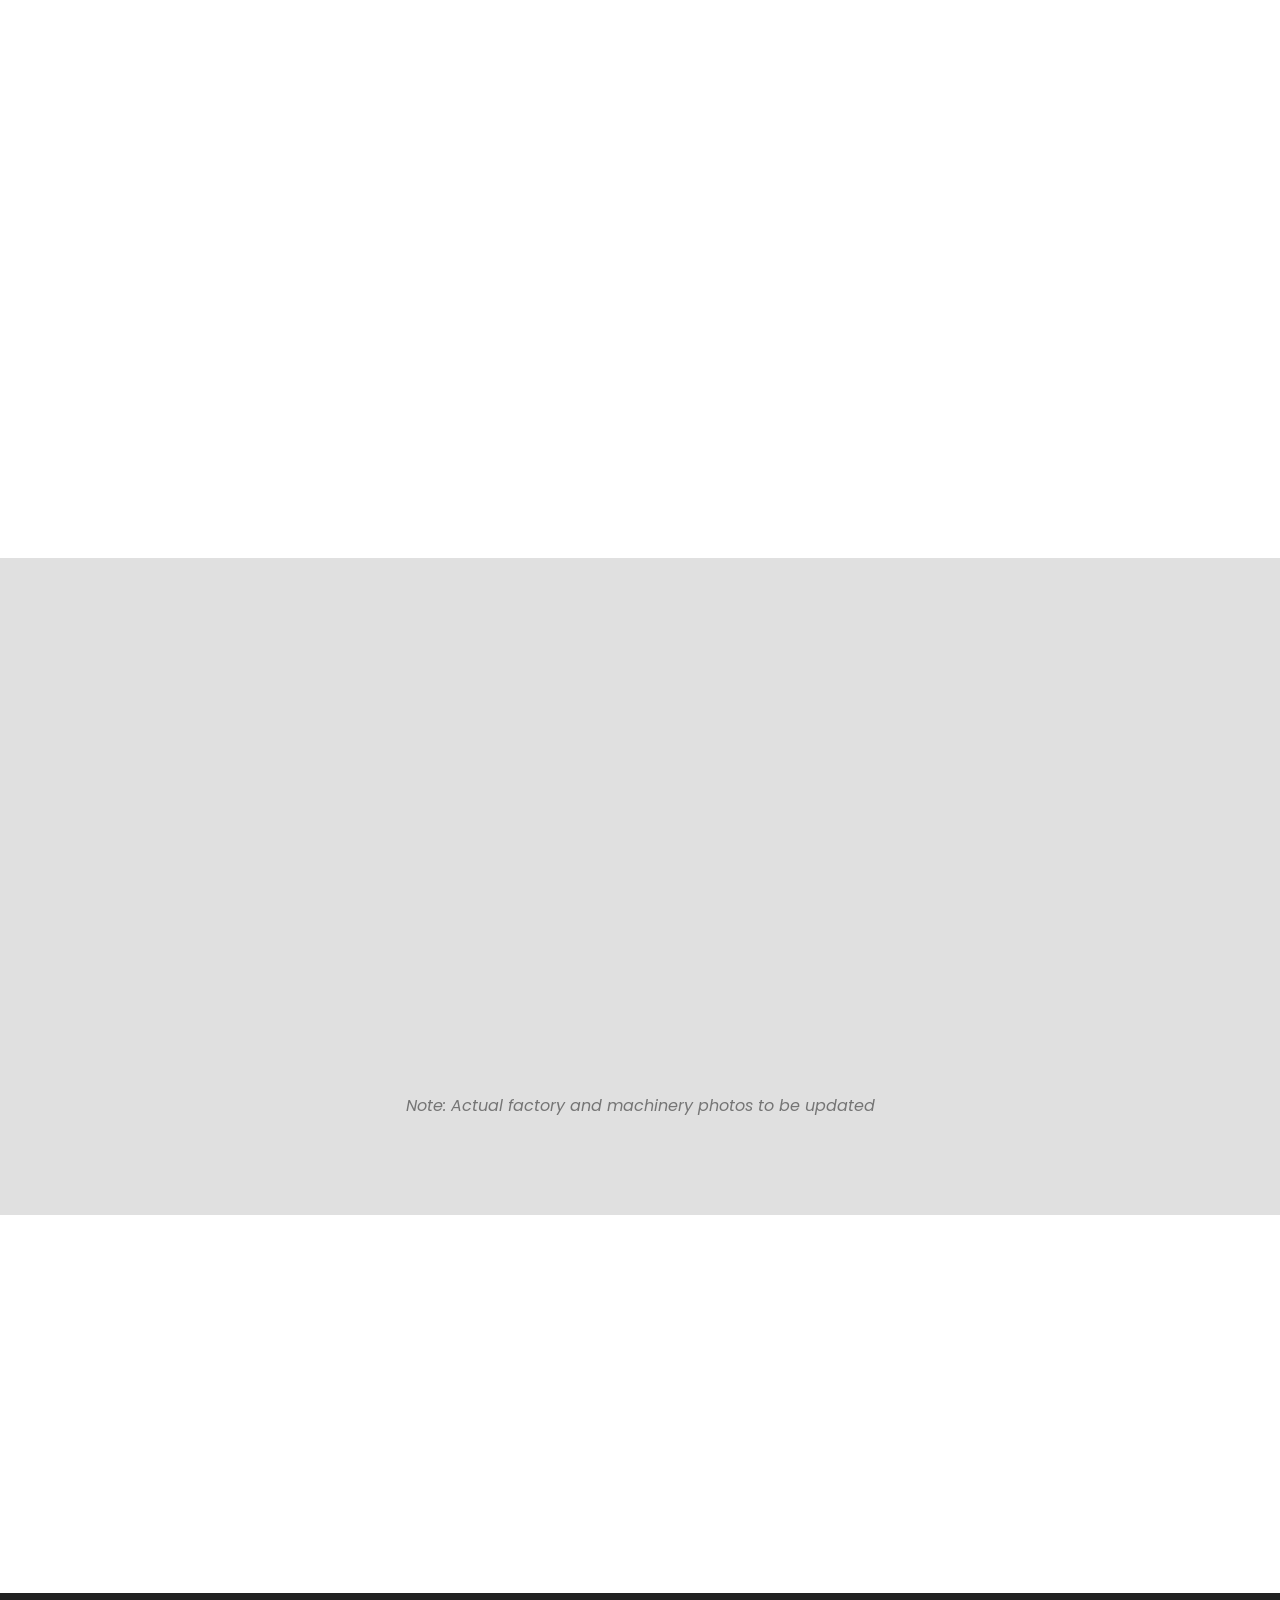
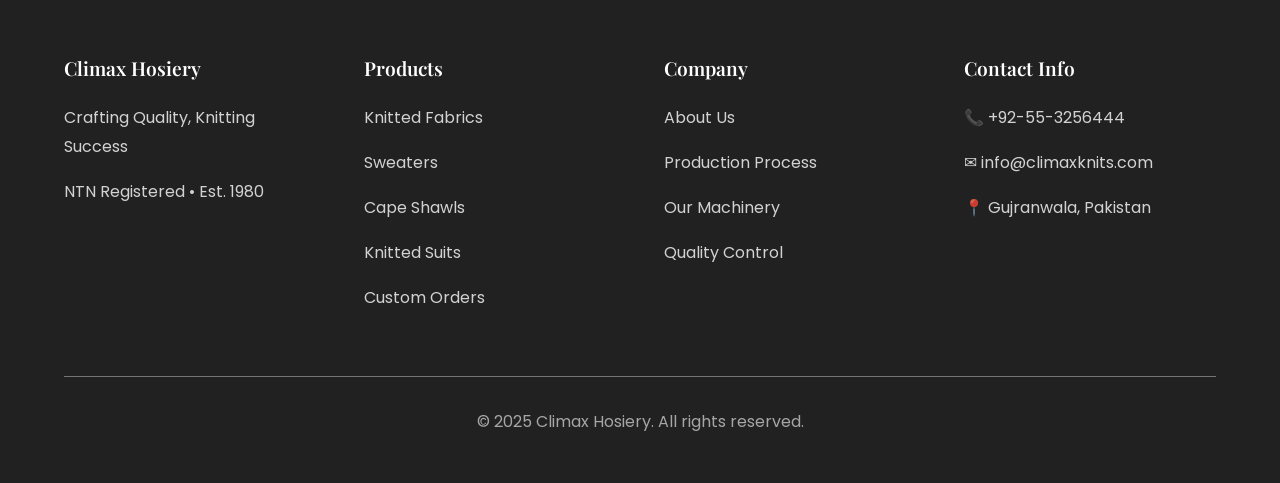
<file: machinery.html>
<!DOCTYPE html>
<html lang="en">
<head>
  <meta charset="UTF-8">
  <meta name="viewport" content="width=device-width, initial-scale=1.0">
  <title>Machinery - Climax Hosiery | STOLL German & CIXING Chinese Equipment</title>
  <meta name="description" content="Advanced knitting machinery including STOLL German and CIXING Chinese equipment ensuring precision manufacturing and consistent quality.">
  
  <link rel="stylesheet" href="./css/style.css">
  <link rel="icon" href="./assets/images/logo.png" type="image/png">
</head>
<body>
  <header class="header" role="banner">
    <div class="container">
      <div class="header-content">
        <a href="index.html" aria-label="Climax Hosiery Home">
          <img src="./assets/images/logo.png" alt="Climax Hosiery Logo" class="logo">
        </a>
        
        <nav class="nav" role="navigation" aria-label="Main navigation">
          <a href="index.html" class="nav-link">Home</a>
          <a href="about.html" class="nav-link">About</a>
          <a href="products.html" class="nav-link">Products</a>
          <a href="production.html" class="nav-link">Production</a>
          <a href="machinery.html" class="nav-link active">Machinery</a>
          <a href="quality.html" class="nav-link">Quality</a>
          <a href="contact.html" class="nav-link">Contact</a>
        </nav>
        
        <button class="mobile-menu-btn" aria-label="Toggle mobile menu" aria-expanded="false">☰</button>
      </div>
    </div>
  </header>

  <main style="padding-top: 80px;">
    <!-- Page Hero -->
    <section class="section" role="banner">
      <div class="container">
        <div class="text-center fade-in">
          <h1>Our Advanced Machinery</h1>
          <p class="hero-tagline">Precision equipment from leading international manufacturers</p>
        </div>
      </div>
    </section>

    <!-- Machinery Overview -->
    <section class="section" role="region" aria-labelledby="machinery-overview">
      <div class="container">
        <div class="grid grid-2">
          <div class="card slide-in-left">
            <h2 id="machinery-overview">STOLL German Equipment</h2>
            <img src="./assets/images/product-6.jpg" alt="STOLL German Knitting Machines" class="card-image" loading="lazy">
            <div style="padding: var(--spacing-3);">
              <p>Our STOLL German knitting machines represent the pinnacle of European engineering excellence. These precision instruments ensure consistent stitch quality, pattern accuracy, and superior fabric hand-feel.</p>
              
              <h4 style="margin-top: var(--spacing-3); margin-bottom: var(--spacing-2);">Key Capabilities:</h4>
              <ul style="margin-left: var(--spacing-3); margin-bottom: var(--spacing-3);">
                <li>High-precision flat knitting technology</li>
                <li>Complex pattern and jacquard capabilities</li>
                <li>Consistent tension control</li>
                <li>Automated quality monitoring</li>
                <li>Energy-efficient operation</li>
              </ul>
              
              <!-- TODO: Add specific machine models and technical specs -->
              <p class="text-gray"><em>Specific machine models and technical specifications available upon request.</em></p>
            </div>
          </div>

          <div class="card slide-in-right">
            <h2>CIXING Chinese Equipment</h2>
            <img src="./assets/images/product-7.jpg" alt="CIXING Chinese Knitting Machines" class="card-image" loading="lazy">
            <div style="padding: var(--spacing-3);">
              <p>Our CIXING Chinese machinery provides excellent value with reliable performance for high-volume production. These machines excel in efficiency and consistent output quality.</p>
              
              <h4 style="margin-top: var(--spacing-3); margin-bottom: var(--spacing-2);">Key Features:</h4>
              <ul style="margin-left: var(--spacing-3); margin-bottom: var(--spacing-3);">
                <li>High-speed production capabilities</li>
                <li>Versatile gauge options</li>
                <li>Robust construction for continuous operation</li>
                <li>Cost-effective manufacturing solutions</li>
                <li>Easy maintenance and operation</li>
              </ul>
              
              <!-- TODO: Add specific machine models and technical specs -->
              <p class="text-gray"><em>Detailed machine specifications and capabilities available upon inquiry.</em></p>
            </div>
          </div>
        </div>
      </div>
    </section>

    <!-- Technical Capabilities -->
    <section class="section" role="region" aria-labelledby="capabilities-title">
      <div class="container">
        <h2 id="capabilities-title" class="section-title fade-in">Technical Capabilities</h2>
        
        <div class="grid grid-3">
          <div class="card fade-in">
            <h4>Knitting Specifications</h4>
            <div class="mt-4">
              <!-- TODO: Add actual gauge specifications -->
              <div style="padding: var(--spacing-3); background: var(--neutral-100); border-radius: var(--border-radius); margin-bottom: var(--spacing-2);">
                <strong>Gauge Options:</strong> [TODO: Add specific gauge ranges]
              </div>
              <div style="padding: var(--spacing-3); background: var(--neutral-100); border-radius: var(--border-radius); margin-bottom: var(--spacing-2);">
                <strong>Yarn Compatibility:</strong> 2/30, 2/32, imported varieties
              </div>
              <div style="padding: var(--spacing-3); background: var(--neutral-100); border-radius: var(--border-radius);">
                <strong>Pattern Complexity:</strong> Simple to intricate designs
              </div>
            </div>
          </div>

          <div class="card fade-in">
            <h4>Production Features</h4>
            <div class="mt-4">
              <div style="padding: var(--spacing-3); background: var(--neutral-100); border-radius: var(--border-radius); margin-bottom: var(--spacing-2);">
                <strong>Automation Level:</strong> Semi to fully automated processes
              </div>
              <div style="padding: var(--spacing-3); background: var(--neutral-100); border-radius: var(--border-radius); margin-bottom: var(--spacing-2);">
                <strong>Quality Monitoring:</strong> Real-time inspection systems
              </div>
              <div style="padding: var(--spacing-3); background: var(--neutral-100); border-radius: var(--border-radius);">
                <strong>Efficiency:</strong> Optimized for high-volume production
              </div>
            </div>
          </div>

          <div class="card fade-in">
            <h4>Maintenance Standards</h4>
            <div class="mt-4">
              <div style="padding: var(--spacing-3); background: var(--neutral-100); border-radius: var(--border-radius); margin-bottom: var(--spacing-2);">
                <strong>Preventive Care:</strong> Regular maintenance schedules
              </div>
              <div style="padding: var(--spacing-3); background: var(--neutral-100); border-radius: var(--border-radius); margin-bottom: var(--spacing-2);">
                <strong>Calibration:</strong> Precision maintained across all equipment
              </div>
              <div style="padding: var(--spacing-3); background: var(--neutral-100); border-radius: var(--border-radius);">
                <strong>Downtime:</strong> Minimized through proactive maintenance
              </div>
            </div>
          </div>
        </div>
      </div>
    </section>

    <!-- Equipment Gallery -->
    <section class="section bg-gray" role="region" aria-labelledby="gallery-title">
      <div class="container">
        <h2 id="gallery-title" class="section-title fade-in">Equipment Gallery</h2>
        <p class="text-center fade-in mb-6">Visual showcase of our manufacturing equipment and capabilities</p>
        
        <!-- TODO: Replace with actual machinery photos -->
        <div class="gallery fade-in">
          <div class="gallery-item">
            <img src="./assets/images/product-8.jpg" alt="Knitting Machine Operation" loading="lazy">
          </div>
          <div class="gallery-item">
            <img src="./assets/images/product-1.jpg" alt="Quality Control Equipment" loading="lazy">
          </div>
          <div class="gallery-item">
            <img src="./assets/images/product-2.jpg" alt="Steam Pressing Equipment" loading="lazy">
          </div>
          <div class="gallery-item">
            <img src="./assets/images/product-3.jpg" alt="Cutting Table Setup" loading="lazy">
          </div>
        </div>
        
        <p class="text-center mt-6 text-gray"><em>Note: Actual factory and machinery photos to be updated</em></p>
      </div>
    </section>

    <!-- Call to Action -->
    <section class="section" role="region" aria-labelledby="cta-title">
      <div class="container text-center">
        <h2 id="cta-title" class="fade-in">Experience Our Manufacturing Excellence</h2>
        <p class="fade-in mb-6">Partner with us for your next textile project</p>
        <div class="flex justify-center fade-in">
          <a href="contact.html" class="btn btn-primary btn-large">Contact Us Today</a>
        </div>
      </div>
    </section>
  </main>

  <footer class="footer" role="contentinfo">
    <div class="container">
      <div class="footer-content">
        <div class="footer-section">
          <h4>Climax Hosiery</h4>
          <p>Crafting Quality, Knitting Success</p>
          <p>NTN Registered • Est. 1980</p>
        </div>
        
        <div class="footer-section">
          <h4>Products</h4>
          <p><a href="product-fabrics.html">Knitted Fabrics</a></p>
          <p><a href="product-sweaters.html">Sweaters</a></p>
          <p><a href="product-cape-shawls.html">Cape Shawls</a></p>
          <p><a href="product-suits.html">Knitted Suits</a></p>
          <p><a href="product-custom.html">Custom Orders</a></p>
        </div>
        
        <div class="footer-section">
          <h4>Company</h4>
          <p><a href="about.html">About Us</a></p>
          <p><a href="production.html">Production Process</a></p>
          <p><a href="machinery.html">Our Machinery</a></p>
          <p><a href="quality.html">Quality Control</a></p>
        </div>
        
        <div class="footer-section">
          <h4>Contact Info</h4>
          <p>📞 +92-55-3256444</p>
          <p>✉️ info@climaxknits.com</p>
          <p>📍 Gujranwala, Pakistan</p>
        </div>
      </div>
      
      <div class="footer-bottom">
        <p>&copy; 2025 Climax Hosiery. All rights reserved.</p>
      </div>
    </div>
  </footer>

  <script src="./js/main.js"></script>
</body>
</html>
</file>
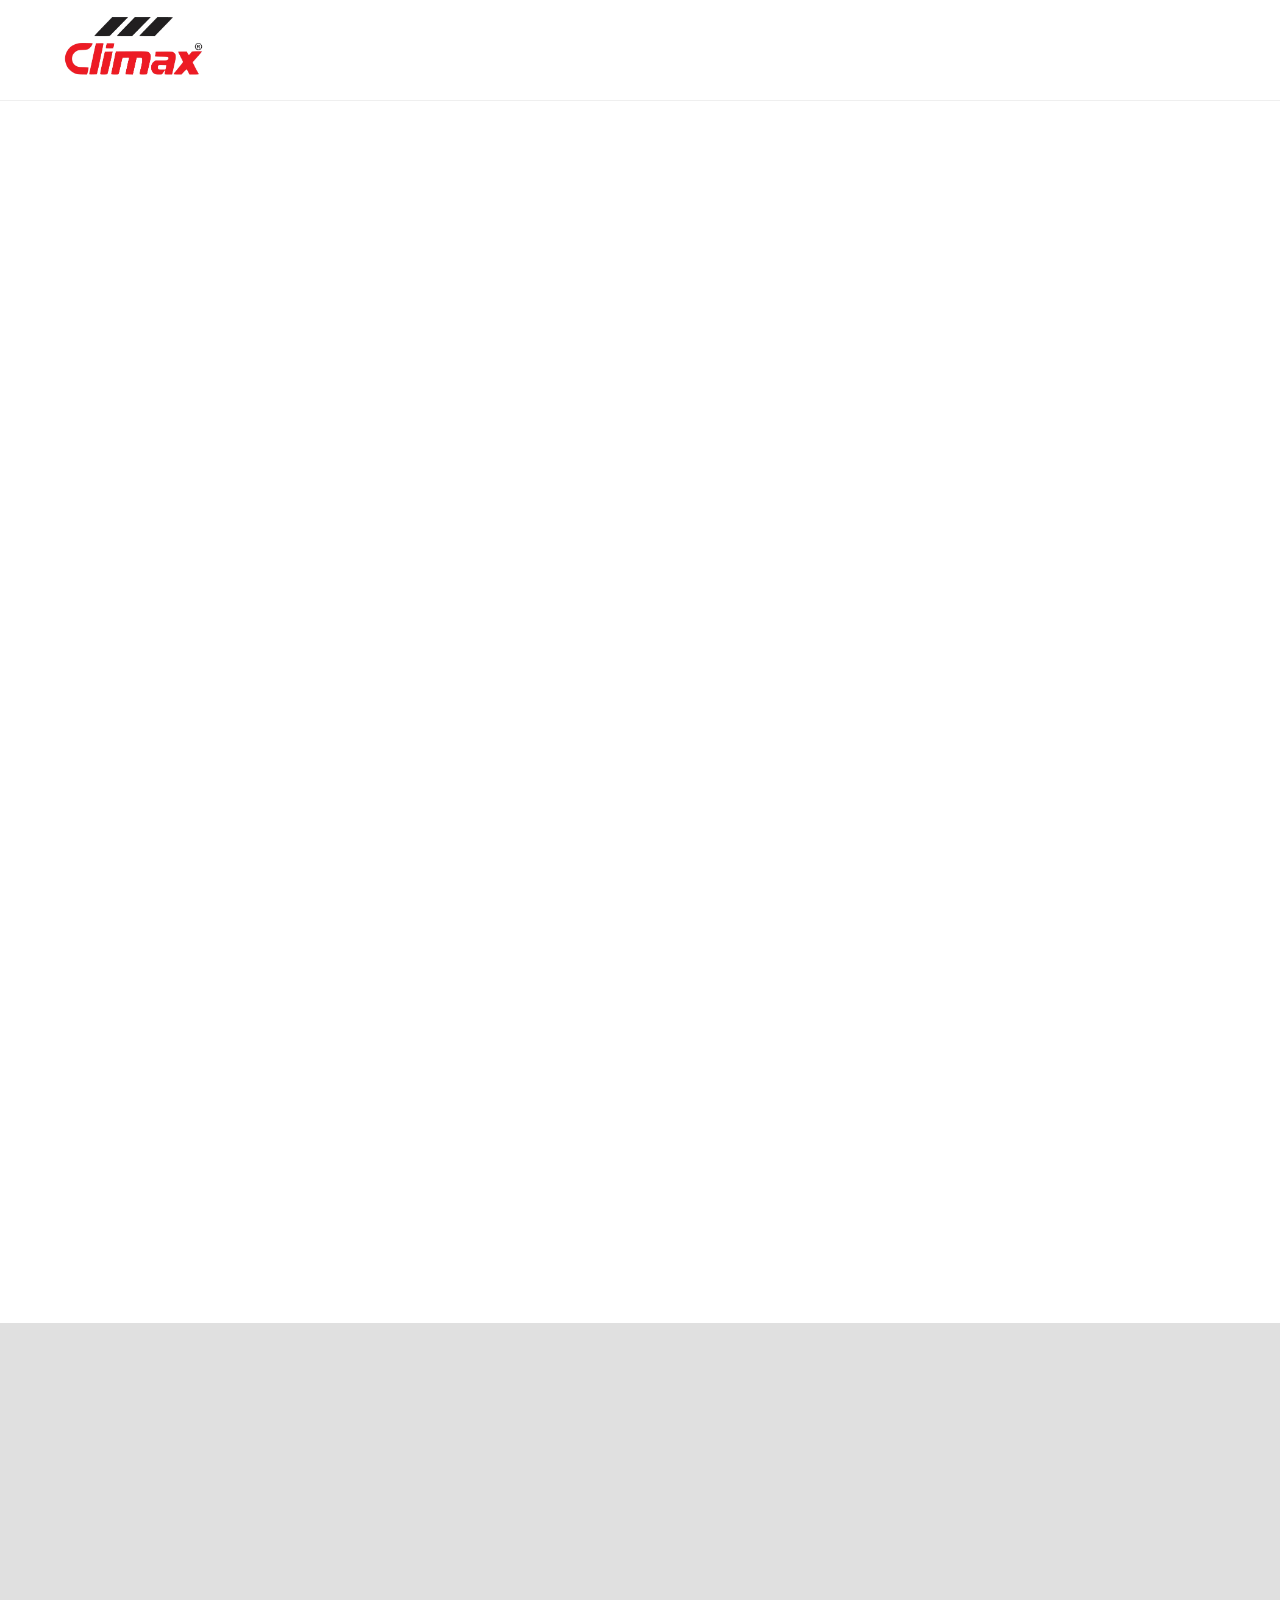
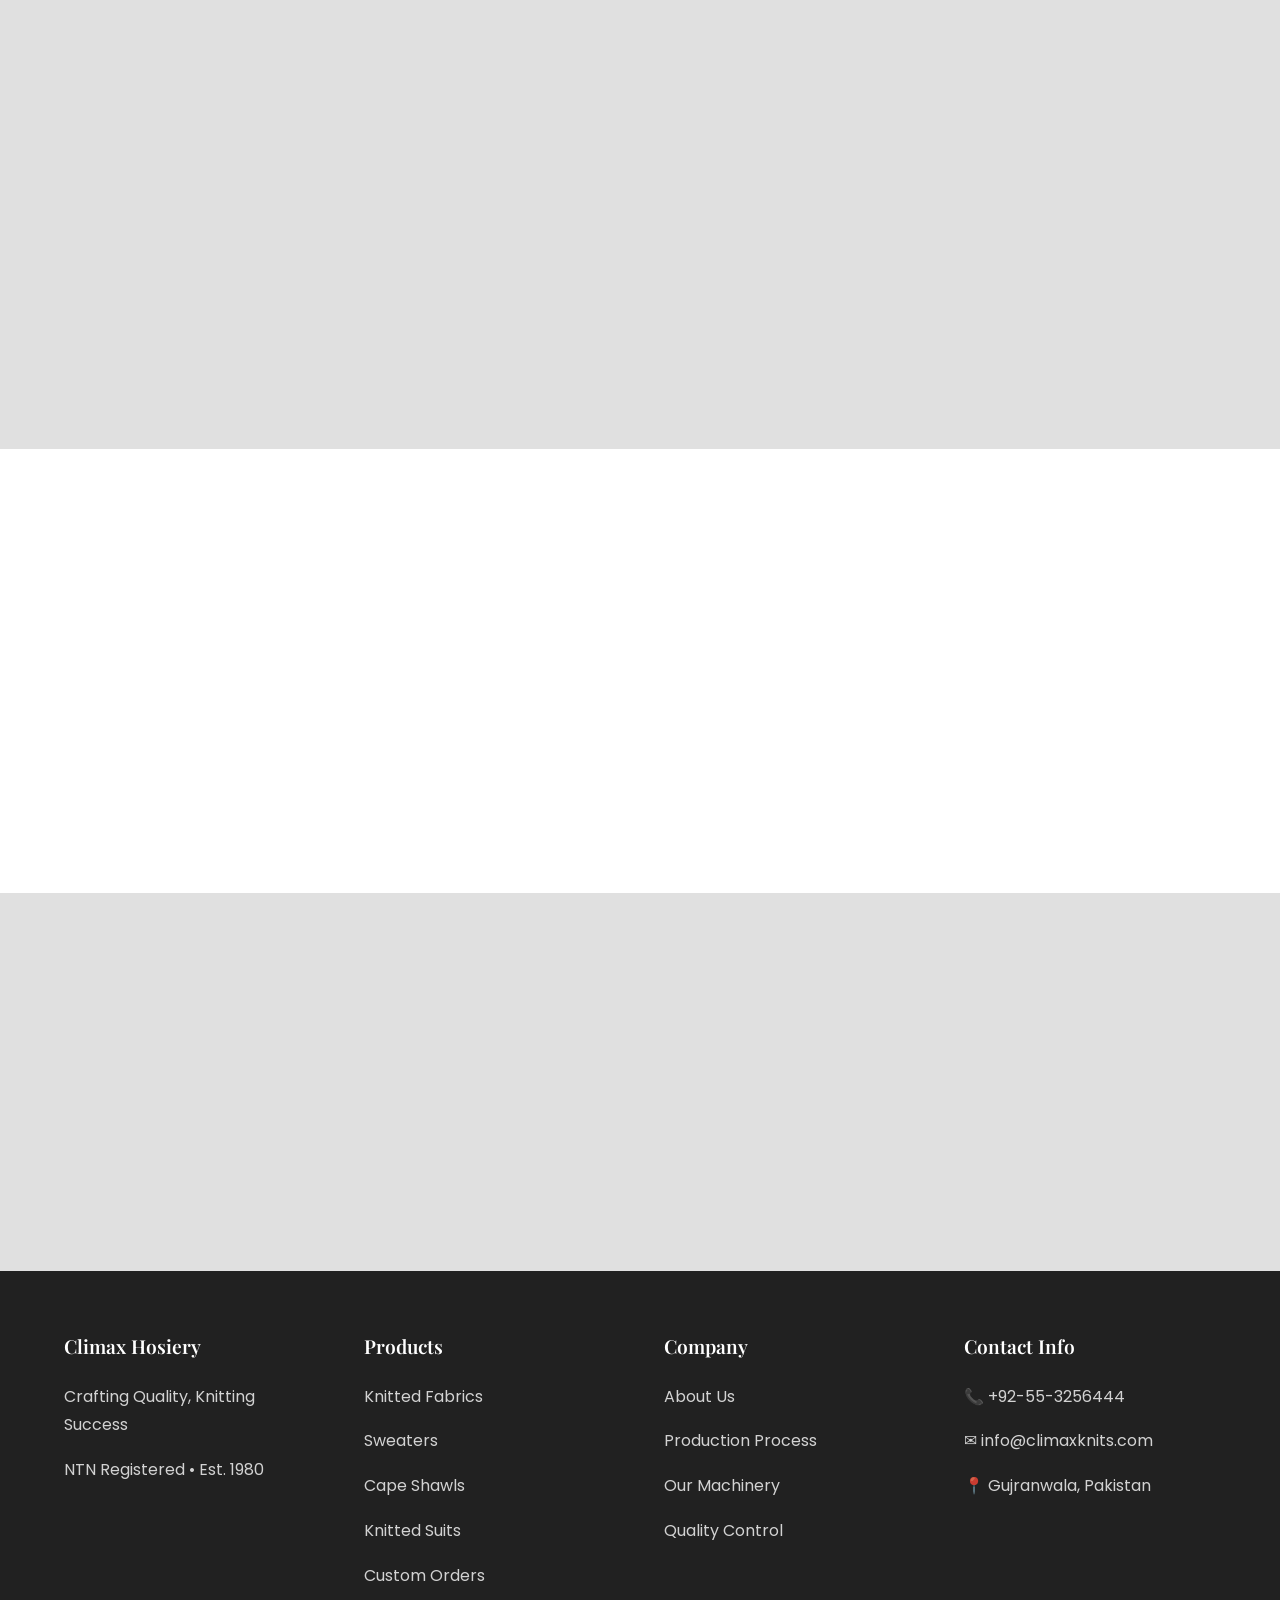
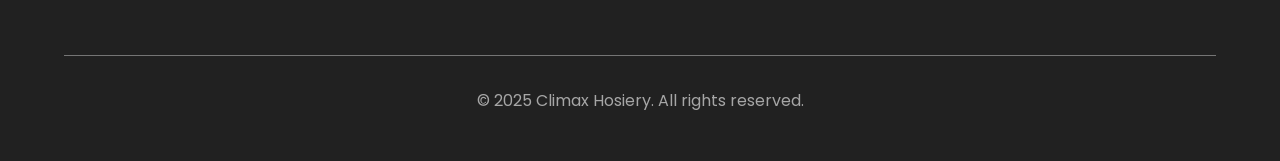
<file: product-cape-shawls.html>
<!DOCTYPE html>
<html lang="en">
<head>
  <meta charset="UTF-8">
  <meta name="viewport" content="width=device-width, initial-scale=1.0">
  <title>Cape Shawls - Climax Hosiery | Elegant Fashion-Forward Designs</title>
  <meta name="description" content="Elegant cape shawls with sophisticated styling and exceptional knit quality. Fashion-forward designs for luxury market segments.">
  
  <link rel="stylesheet" href="./css/style.css">
  <link rel="icon" href="./assets/images/logo.png" type="image/png">
</head>
<body>
  <header class="header" role="banner">
    <div class="container">
      <div class="header-content">
        <a href="index.html" aria-label="Climax Hosiery Home">
          <img src="./assets/images/logo.png" alt="Climax Hosiery Logo" class="logo">
        </a>
        
        <nav class="nav" role="navigation" aria-label="Main navigation">
          <a href="index.html" class="nav-link">Home</a>
          <a href="about.html" class="nav-link">About</a>
          <a href="products.html" class="nav-link">Products</a>
          <a href="production.html" class="nav-link">Production</a>
          <a href="machinery.html" class="nav-link">Machinery</a>
          <a href="quality.html" class="nav-link">Quality</a>
          <a href="contact.html" class="nav-link">Contact</a>
        </nav>
        
        <button class="mobile-menu-btn" aria-label="Toggle mobile menu" aria-expanded="false">☰</button>
      </div>
    </div>
  </header>

  <main style="padding-top: 80px;">
    <!-- Product Hero -->
    <section class="section" role="banner">
      <div class="container">
        <div class="grid grid-2">
          <div class="slide-in-left">
            <h1>Cape Shawls</h1>
            <p class="hero-tagline">Elegant designs for sophisticated fashion statements</p>
            <p>Our cape shawls represent the perfect blend of traditional knitting expertise and contemporary fashion sensibilities. Designed for discerning customers who appreciate quality craftsmanship and elegant styling.</p>
            
            <div class="mt-6">
              <a href="contact.html" class="btn btn-primary btn-large">Inquire Now</a>
              <a href="#designs" class="btn btn-outline btn-large ml-4">View Designs</a>
            </div>
          </div>
          
          <div class="slide-in-right">
            <img src="./assets/images/product-3.jpg" alt="Elegant Cape Shawl Collection" style="width: 100%; height: 400px; object-fit: cover; border-radius: var(--border-radius-lg); box-shadow: var(--shadow-lg);">
          </div>
        </div>
      </div>
    </section>

    <!-- Design Philosophy -->
    <section class="section" role="region" aria-labelledby="philosophy-title">
      <div class="container">
        <h2 id="philosophy-title" class="section-title fade-in">Design Philosophy</h2>
        
        <div class="grid grid-2">
          <div class="card slide-in-left">
            <h4>Fashion-Forward Approach</h4>
            <p>Our cape shawl designs reflect current fashion trends while maintaining timeless elegance. We study international fashion weeks and market preferences to create pieces that resonate with modern consumers.</p>
            
            <h5 style="margin-top: var(--spacing-3); margin-bottom: var(--spacing-2);">Design Elements:</h5>
            <ul style="margin-left: var(--spacing-3);">
              <li>Contemporary silhouettes and proportions</li>
              <li>Sophisticated color palettes</li>
              <li>Texture and pattern variations</li>
              <li>Versatile styling options</li>
              <li>Season-appropriate designs</li>
            </ul>
          </div>
          
          <div class="card slide-in-right">
            <h4>Quality Craftsmanship</h4>
            <p>Every cape shawl undergoes meticulous construction processes ensuring luxury feel and lasting quality. Our skilled artisans bring decades of experience to each piece.</p>
            
            <h5 style="margin-top: var(--spacing-3); margin-bottom: var(--spacing-2);">Craftsmanship Features:</h5>
            <ul style="margin-left: var(--spacing-3);">
              <li>Hand-finished details and edges</li>
              <li>Precise pattern matching</li>
              <li>Superior draping characteristics</li>
              <li>Durable construction techniques</li>
              <li>Premium yarn selection</li>
            </ul>
          </div>
        </div>
      </div>
    </section>

    <!-- Cape Shawl Specifications -->
    <section class="section bg-gray" role="region" aria-labelledby="shawl-specs-title">
      <div class="container">
        <h2 id="shawl-specs-title" class="section-title fade-in">Technical Specifications</h2>
        
        <div class="grid grid-3">
          <div class="card fade-in">
            <h4>Dimensions & Sizing</h4>
            <div class="mt-4">
              <!-- TODO: Add specific cape shawl dimensions -->
              <div style="padding: var(--spacing-3); background: var(--neutral-100); border-radius: var(--border-radius); margin-bottom: var(--spacing-2);">
                <strong>Standard Length:</strong> [TODO: Add measurements]
              </div>
              <div style="padding: var(--spacing-3); background: var(--neutral-100); border-radius: var(--border-radius); margin-bottom: var(--spacing-2);">
                <strong>Width Options:</strong> [TODO: Add measurements]
              </div>
              <div style="padding: var(--spacing-3); background: var(--neutral-100); border-radius: var(--border-radius);">
                <strong>Custom Sizes:</strong> Available per requirement
              </div>
            </div>
          </div>

          <div class="card fade-in">
            <h4>Material Options</h4>
            <div class="mt-4">
              <!-- TODO: Add specific material compositions for cape shawls -->
              <div style="padding: var(--spacing-3); background: var(--neutral-100); border-radius: var(--border-radius); margin-bottom: var(--spacing-2);">
                <strong>Acrylic Blend:</strong> [TODO: Add percentage]
              </div>
              <div style="padding: var(--spacing-3); background: var(--neutral-100); border-radius: var(--border-radius); margin-bottom: var(--spacing-2);">
                <strong>Premium Yarn:</strong> Imported options
              </div>
              <div style="padding: var(--spacing-3); background: var(--neutral-100); border-radius: var(--border-radius);">
                <strong>Specialty Fibers:</strong> Available on request
              </div>
            </div>
          </div>

          <div class="card fade-in">
            <h4>Styling Features</h4>
            <div class="mt-4">
              <div style="padding: var(--spacing-3); background: var(--neutral-100); border-radius: var(--border-radius); margin-bottom: var(--spacing-2);">
                <strong>Neckline Options:</strong> Multiple styles
              </div>
              <div style="padding: var(--spacing-3); background: var(--neutral-100); border-radius: var(--border-radius); margin-bottom: var(--spacing-2);">
                <strong>Closure Types:</strong> Various fastening options
              </div>
              <div style="padding: var(--spacing-3); background: var(--neutral-100); border-radius: var(--border-radius);">
                <strong>Decorative Elements:</strong> Available per design
              </div>
            </div>
          </div>
        </div>
      </div>
    </section>

    <!-- Design Gallery -->
    <section id="designs" class="section" role="region" aria-labelledby="designs-title">
      <div class="container">
        <h2 id="designs-title" class="section-title fade-in">Design Showcase</h2>
        
        <div class="gallery fade-in">
          <div class="gallery-item">
            <img src="./assets/images/product-3.jpg" alt="Classic Cape Design" loading="lazy">
          </div>
          <div class="gallery-item">
            <img src="./assets/images/product-5.jpg" alt="Modern Shawl Style" loading="lazy">
          </div>
          <div class="gallery-item">
            <img src="./assets/images/product-7.jpg" alt="Luxury Cape Shawl" loading="lazy">
          </div>
          <div class="gallery-item">
            <img src="./assets/images/product-8.jpg" alt="Seasonal Collection" loading="lazy">
          </div>
          <div class="gallery-item">
            <img src="./assets/images/product-1.jpg" alt="Textural Details" loading="lazy">
          </div>
          <div class="gallery-item">
            <img src="./assets/images/product-2.jpg" alt="Color Variations" loading="lazy">
          </div>
        </div>
      </div>
    </section>

    <!-- Call to Action -->
    <section class="section bg-gray" role="region" aria-labelledby="cta-title">
      <div class="container text-center">
        <h2 id="cta-title" class="fade-in">Create Your Cape Shawl Collection</h2>
        <p class="fade-in mb-6">Partner with us to develop elegant cape shawls for your fashion line</p>
        <div class="flex justify-center fade-in">
          <a href="contact.html" class="btn btn-primary btn-large">Start Your Order</a>
          <a href="products.html" class="btn btn-outline btn-large ml-4">Explore More</a>
        </div>
      </div>
    </section>
  </main>

  <footer class="footer" role="contentinfo">
    <div class="container">
      <div class="footer-content">
        <div class="footer-section">
          <h4>Climax Hosiery</h4>
          <p>Crafting Quality, Knitting Success</p>
          <p>NTN Registered • Est. 1980</p>
        </div>
        
        <div class="footer-section">
          <h4>Products</h4>
          <p><a href="product-fabrics.html">Knitted Fabrics</a></p>
          <p><a href="product-sweaters.html">Sweaters</a></p>
          <p><a href="product-cape-shawls.html">Cape Shawls</a></p>
          <p><a href="product-suits.html">Knitted Suits</a></p>
          <p><a href="product-custom.html">Custom Orders</a></p>
        </div>
        
        <div class="footer-section">
          <h4>Company</h4>
          <p><a href="about.html">About Us</a></p>
          <p><a href="production.html">Production Process</a></p>
          <p><a href="machinery.html">Our Machinery</a></p>
          <p><a href="quality.html">Quality Control</a></p>
        </div>
        
        <div class="footer-section">
          <h4>Contact Info</h4>
          <p>📞 +92-55-3256444</p>
          <p>✉️ info@climaxknits.com</p>
          <p>📍 Gujranwala, Pakistan</p>
        </div>
      </div>
      
      <div class="footer-bottom">
        <p>&copy; 2025 Climax Hosiery. All rights reserved.</p>
      </div>
    </div>
  </footer>

  <script src="./js/main.js"></script>
</body>
</html>
</file>
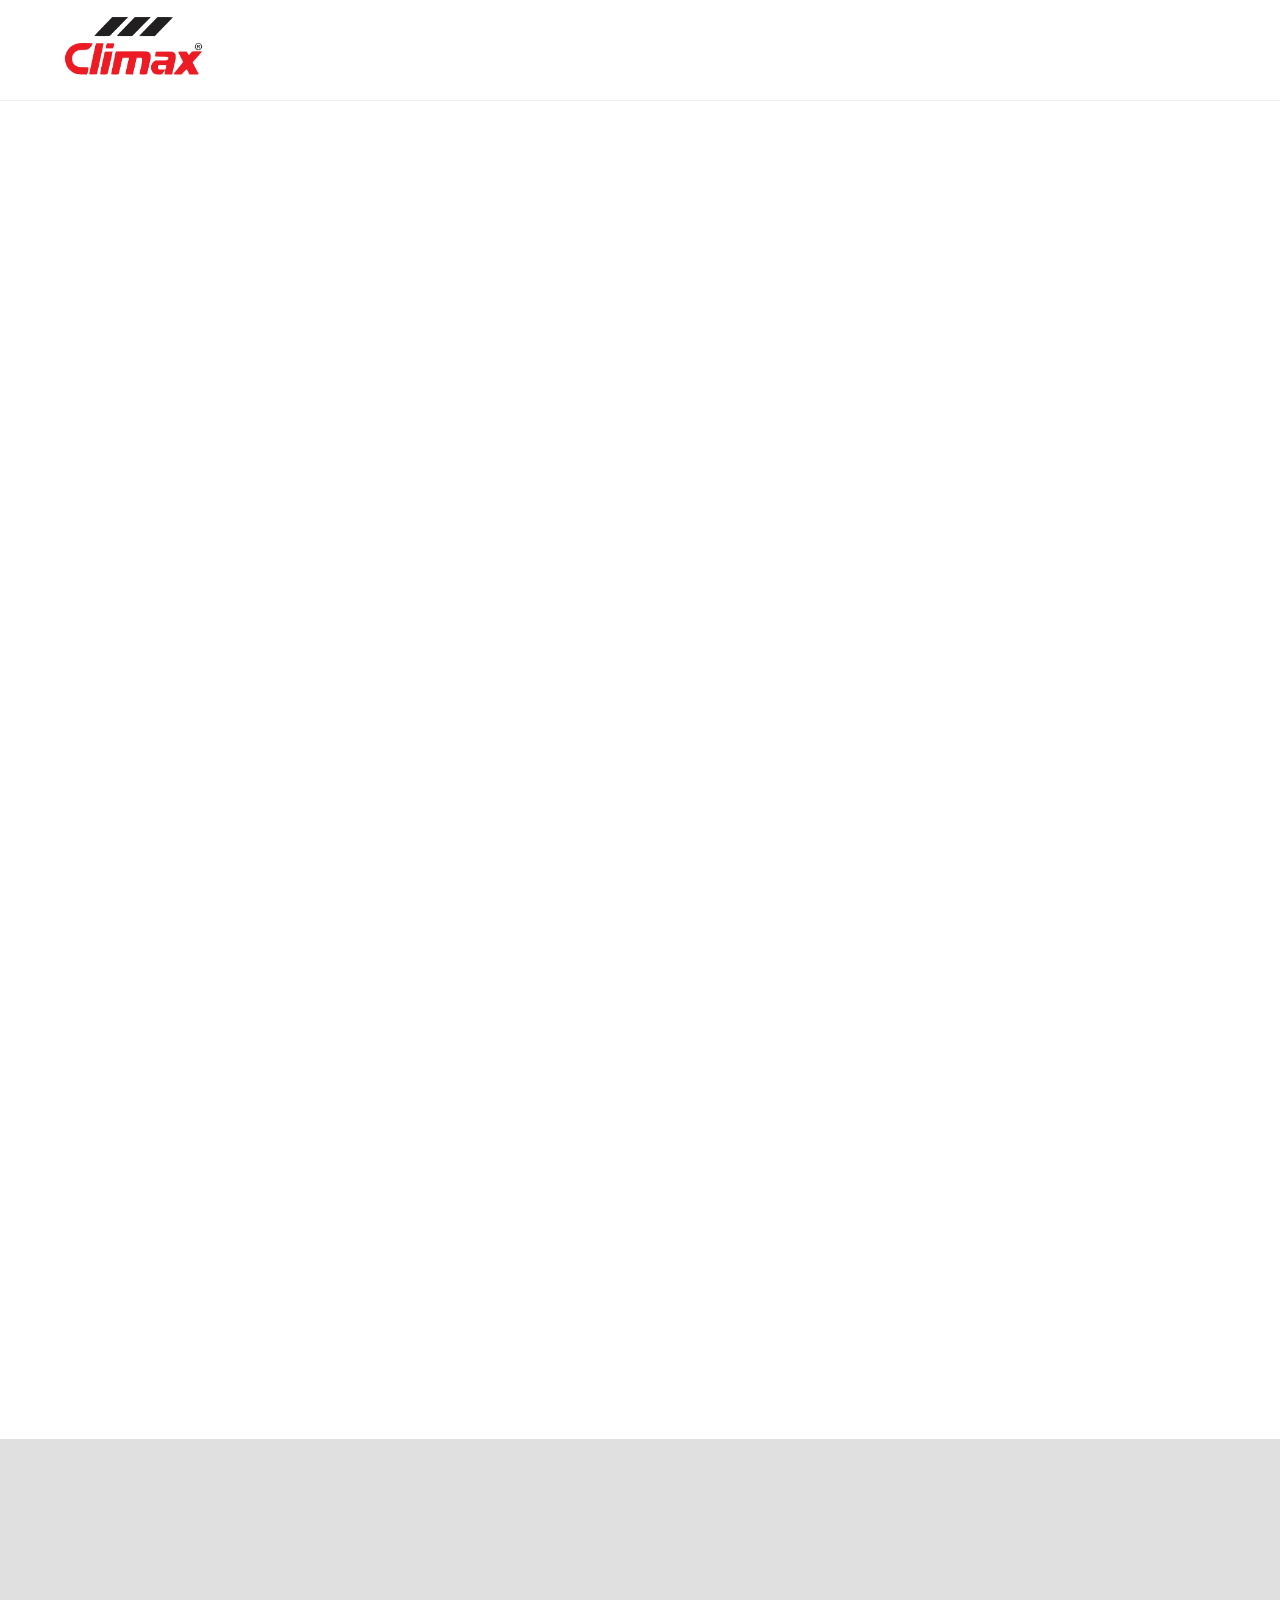
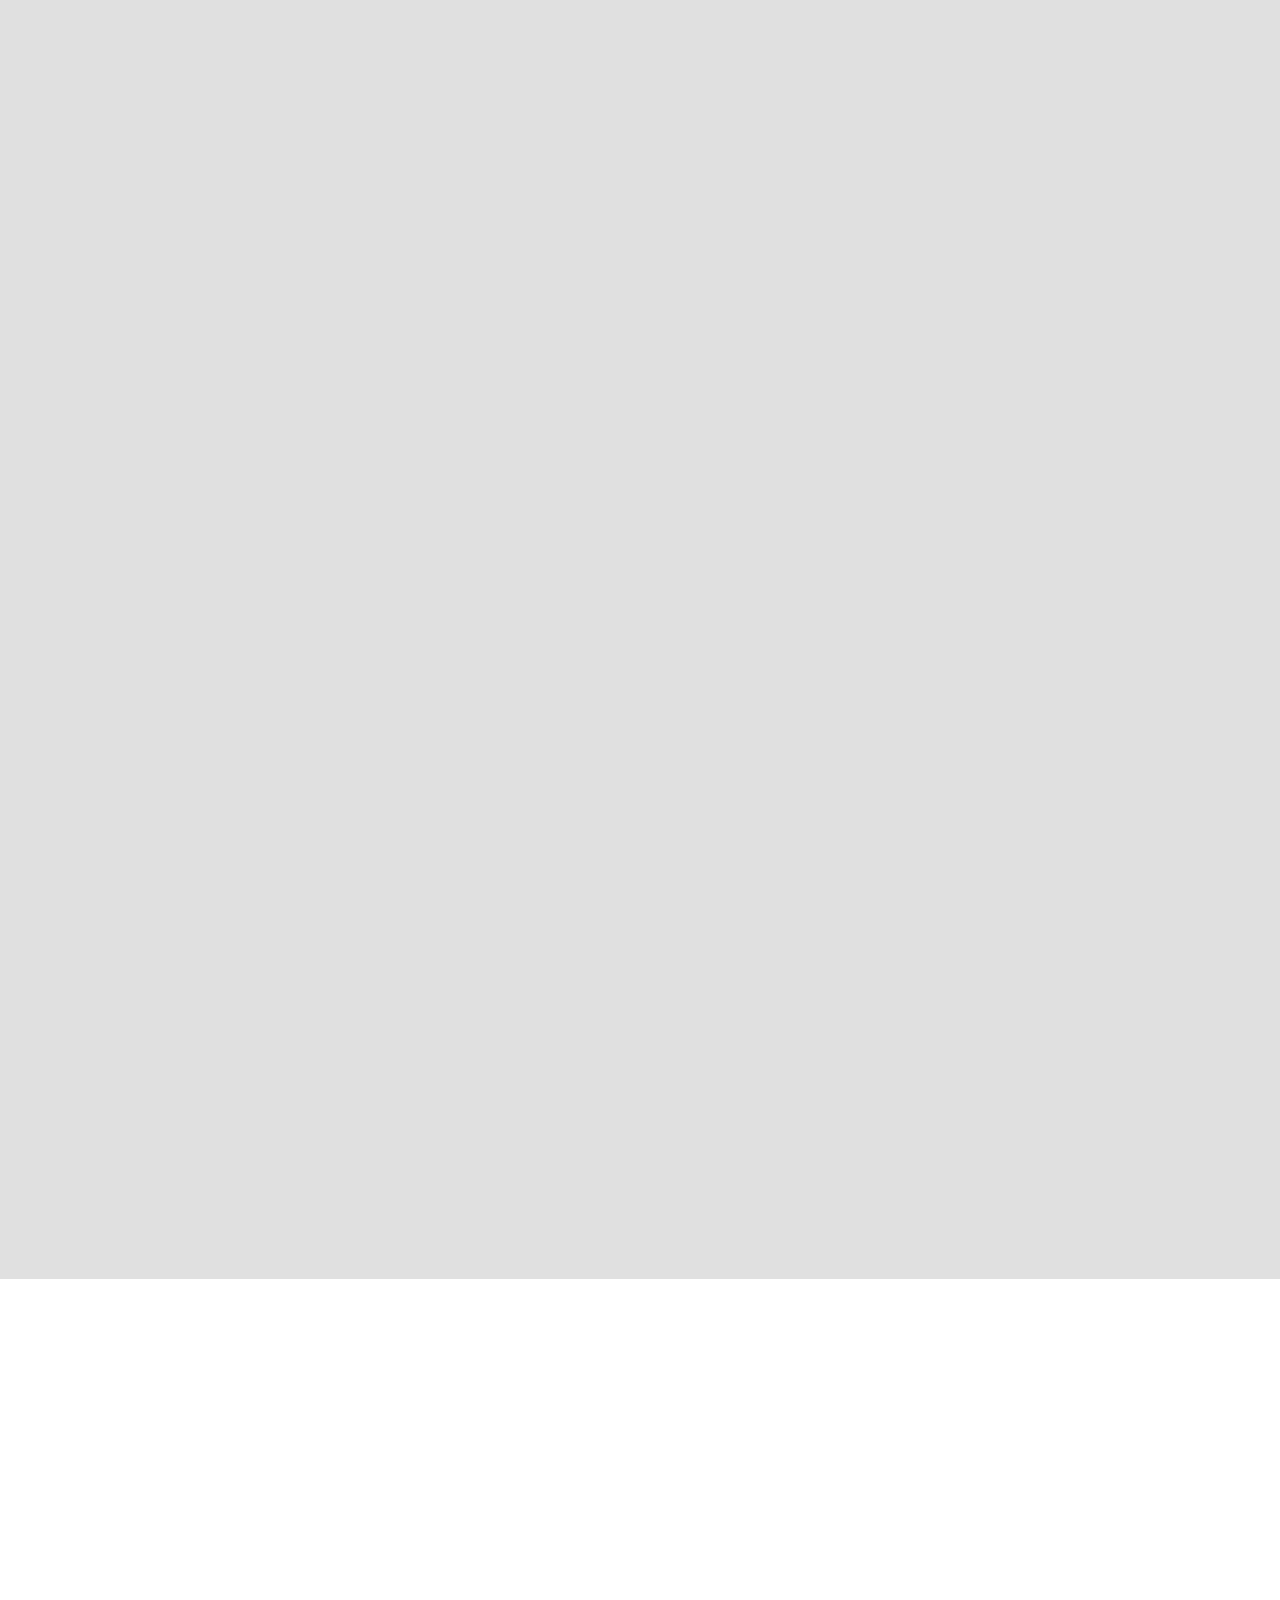
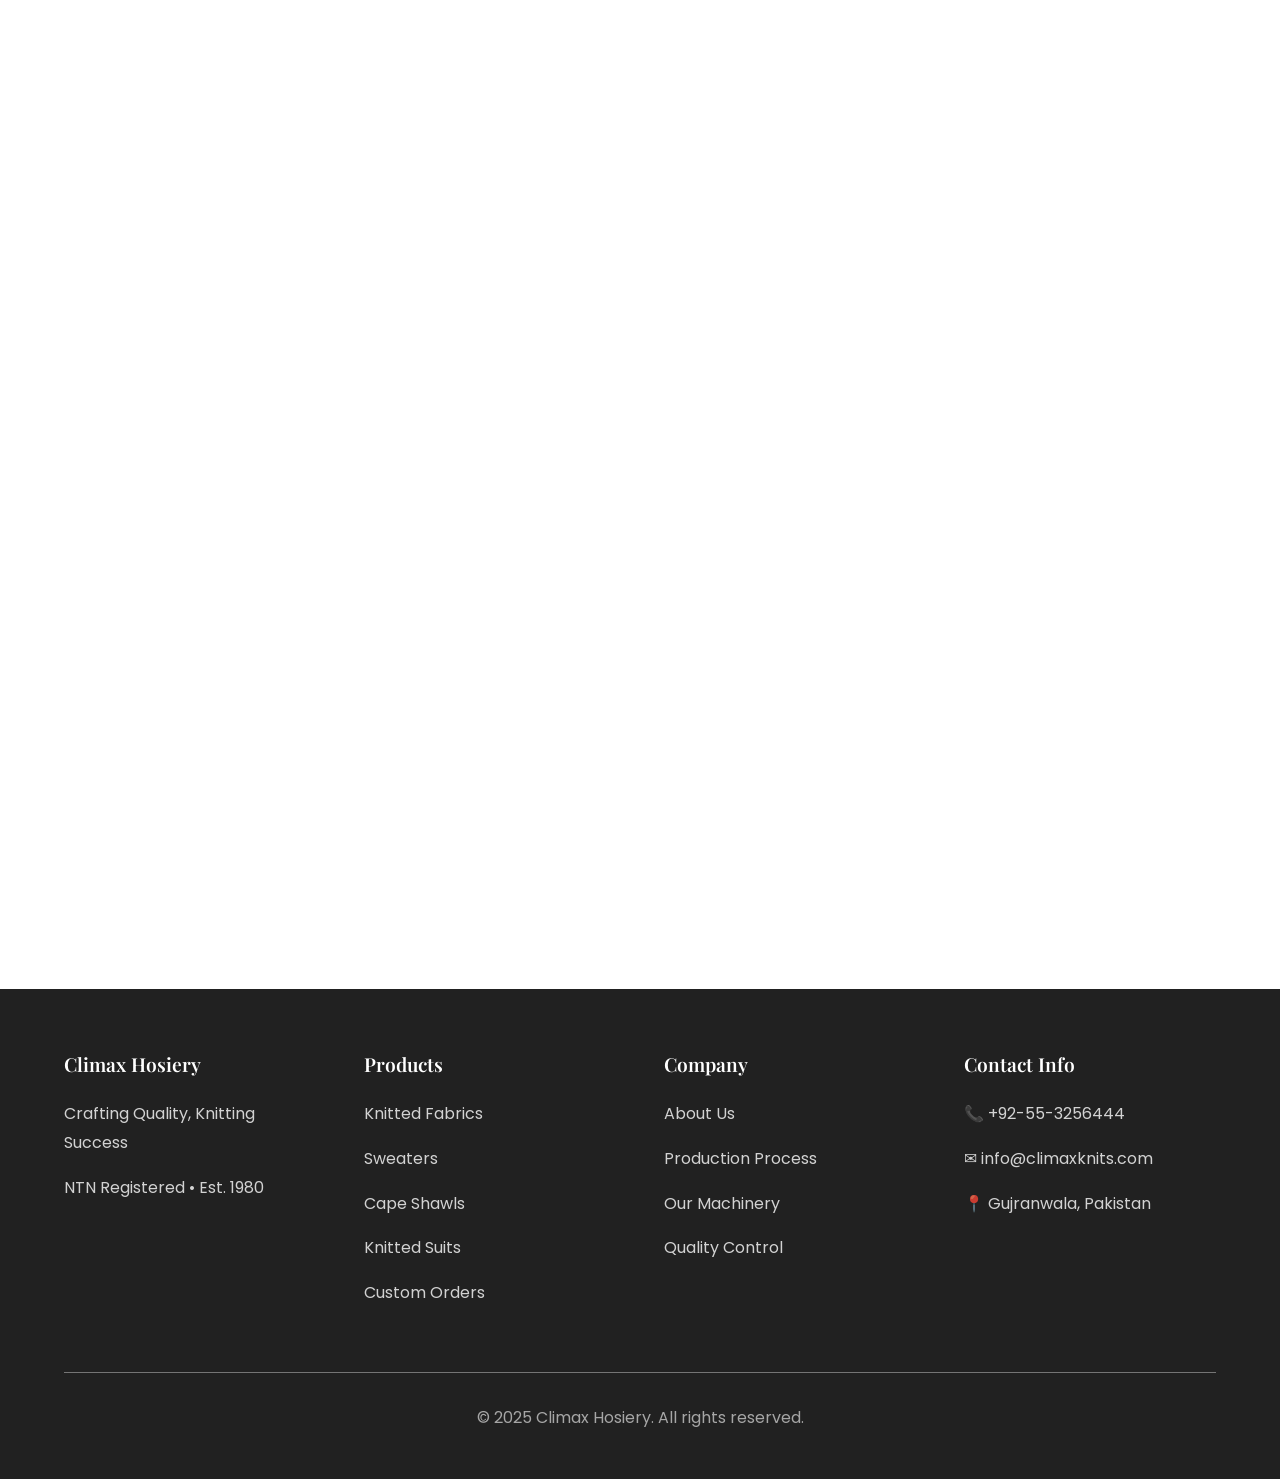
<file: product-custom.html>
<!DOCTYPE html>
<html lang="en">
<head>
  <meta charset="UTF-8">
  <meta name="viewport" content="width=device-width, initial-scale=1.0">
  <title>Custom Orders - Climax Hosiery | OEM & Private Label Manufacturing</title>
  <meta name="description" content="OEM and private label manufacturing services. Custom textile production with flexible MOQ and comprehensive design-to-delivery solutions.">
  
  <link rel="stylesheet" href="./css/style.css">
  <link rel="icon" href="./assets/images/logo.png" type="image/png">
</head>
<body>
  <header class="header" role="banner">
    <div class="container">
      <div class="header-content">
        <a href="index.html" aria-label="Climax Hosiery Home">
          <img src="./assets/images/logo.png" alt="Climax Hosiery Logo" class="logo">
        </a>
        
        <nav class="nav" role="navigation" aria-label="Main navigation">
          <a href="index.html" class="nav-link">Home</a>
          <a href="about.html" class="nav-link">About</a>
          <a href="products.html" class="nav-link">Products</a>
          <a href="production.html" class="nav-link">Production</a>
          <a href="machinery.html" class="nav-link">Machinery</a>
          <a href="quality.html" class="nav-link">Quality</a>
          <a href="contact.html" class="nav-link">Contact</a>
        </nav>
        
        <button class="mobile-menu-btn" aria-label="Toggle mobile menu" aria-expanded="false">☰</button>
      </div>
    </div>
  </header>

  <main style="padding-top: 80px;">
    <!-- Product Hero -->
    <section class="section" role="banner">
      <div class="container">
        <div class="grid grid-2">
          <div class="slide-in-left">
            <h1>Custom Orders & OEM Services</h1>
            <p class="hero-tagline">Bringing your designs to life with our manufacturing expertise</p>
            <p>Partner with Climax Hosiery for comprehensive OEM and private label solutions. We transform your concepts into high-quality finished products, handling everything from design development to final delivery.</p>
            
            <div class="mt-6">
              <a href="contact.html" class="btn btn-primary btn-large">Start Your Project</a>
              <a href="#workflow" class="btn btn-outline btn-large ml-4">OEM Workflow</a>
            </div>
          </div>
          
          <div class="slide-in-right">
            <img src="./assets/images/product-5.jpg" alt="Custom Manufacturing Services" style="width: 100%; height: 400px; object-fit: cover; border-radius: var(--border-radius-lg); box-shadow: var(--shadow-lg);">
          </div>
        </div>
      </div>
    </section>

    <!-- OEM Services -->
    <section class="section" role="region" aria-labelledby="services-title">
      <div class="container">
        <h2 id="services-title" class="section-title fade-in">OEM Manufacturing Services</h2>
        
        <div class="grid grid-3">
          <div class="card fade-in">
            <h4>Design Development</h4>
            <ul style="list-style: none; padding: 0; margin-top: var(--spacing-3);">
              <li style="padding: var(--spacing-2); background: var(--neutral-100); margin-bottom: var(--spacing-2); border-radius: 8px;">Pattern creation and optimization</li>
              <li style="padding: var(--spacing-2); background: var(--neutral-100); margin-bottom: var(--spacing-2); border-radius: 8px;">Technical specification development</li>
              <li style="padding: var(--spacing-2); background: var(--neutral-100); margin-bottom: var(--spacing-2); border-radius: 8px;">Material selection guidance</li>
              <li style="padding: var(--spacing-2); background: var(--neutral-100); border-radius: 8px;">Design refinement and optimization</li>
            </ul>
          </div>

          <div class="card fade-in">
            <h4>Production Management</h4>
            <ul style="list-style: none; padding: 0; margin-top: var(--spacing-3);">
              <li style="padding: var(--spacing-2); background: var(--neutral-100); margin-bottom: var(--spacing-2); border-radius: 8px;">Complete production planning</li>
              <li style="padding: var(--spacing-2); background: var(--neutral-100); margin-bottom: var(--spacing-2); border-radius: 8px;">Quality control throughout process</li>
              <li style="padding: var(--spacing-2); background: var(--neutral-100); margin-bottom: var(--spacing-2); border-radius: 8px;">Timeline management and updates</li>
              <li style="padding: var(--spacing-2); background: var(--neutral-100); border-radius: 8px;">Final inspection and packaging</li>
            </ul>
          </div>

          <div class="card fade-in">
            <h4>Private Label Solutions</h4>
            <ul style="list-style: none; padding: 0; margin-top: var(--spacing-3);">
              <li style="padding: var(--spacing-2); background: var(--neutral-100); margin-bottom: var(--spacing-2); border-radius: 8px;">Brand label integration</li>
              <li style="padding: var(--spacing-2); background: var(--neutral-100); margin-bottom: var(--spacing-2); border-radius: 8px;">Custom packaging solutions</li>
              <li style="padding: var(--spacing-2); background: var(--neutral-100); margin-bottom: var(--spacing-2); border-radius: 8px;">Confidentiality and exclusivity</li>
              <li style="padding: var(--spacing-2); background: var(--neutral-100); border-radius: 8px;">Ongoing support and partnership</li>
            </ul>
          </div>
        </div>
      </div>
    </section>

    <!-- OEM Workflow -->
    <section id="workflow" class="section bg-gray" role="region" aria-labelledby="workflow-title">
      <div class="container">
        <h2 id="workflow-title" class="section-title fade-in">OEM Workflow Process</h2>
        
        <div class="timeline fade-in">
          <div class="timeline-item">
            <div class="timeline-content">
              <h4>1. Initial Consultation</h4>
              <p>Discussion of requirements, design concepts, quantity needs, and project timeline. Technical feasibility assessment and initial quotation.</p>
            </div>
          </div>
          
          <div class="timeline-item">
            <div class="timeline-content">
              <h4>2. Design & Specification</h4>
              <p>Detailed technical specifications, material selection, and design refinement. Pattern development and production planning.</p>
            </div>
          </div>
          
          <div class="timeline-item">
            <div class="timeline-content">
              <h4>3. Sample Development</h4>
              <p>Production of initial samples for approval. Approximately 7 working days lead time with revision cycles as needed.</p>
            </div>
          </div>
          
          <div class="timeline-item">
            <div class="timeline-content">
              <h4>4. Production Agreement</h4>
              <p>Finalization of specifications, quantities, pricing, and delivery terms. 50% deposit required to commence production.</p>
            </div>
          </div>
          
          <div class="timeline-item">
            <div class="timeline-content">
              <h4>5. Manufacturing</h4>
              <p>Full production with quality monitoring at each stage. Regular updates on progress and any potential adjustments needed.</p>
            </div>
          </div>
          
          <div class="timeline-item" style="padding-bottom: 0;">
            <div class="timeline-content">
              <h4>6. Delivery & Support</h4>
              <p>Final inspection, professional packaging, and delivery. Ongoing support for reorders and potential design modifications.</p>
            </div>
          </div>
        </div>
      </div>
    </section>

    <!-- Sample Policy Details -->
    <section class="section" role="region" aria-labelledby="sample-policy-title">
      <div class="container">
        <h2 id="sample-policy-title" class="section-title fade-in">Sample Policy</h2>
        
        <div class="grid grid-2">
          <div class="card slide-in-left">
            <h4>New Clients</h4>
            <p>For first-time customers, we require payment for sample development to ensure serious inquiry and commitment to the process.</p>
            
            <div class="mt-4">
              <div style="padding: var(--spacing-3); background: var(--primary-red); color: var(--white); border-radius: var(--border-radius); margin-bottom: var(--spacing-2);">
                <strong>Sample Fee:</strong> Paid upfront, fully refundable upon order confirmation
              </div>
              <div style="padding: var(--spacing-3); background: var(--neutral-100); border-radius: var(--border-radius); margin-bottom: var(--spacing-2);">
                <strong>Shipping:</strong> Client responsibility both ways
              </div>
              <div style="padding: var(--spacing-3); background: var(--neutral-100); border-radius: var(--border-radius);">
                <strong>Lead Time:</strong> Approximately 7 working days
              </div>
            </div>
          </div>
          
          <div class="card slide-in-right">
            <h4>Repeat Clients</h4>
            <p>Established customers enjoy complimentary sample development as part of our ongoing partnership commitment.</p>
            
            <div class="mt-4">
              <div style="padding: var(--spacing-3); background: var(--primary-red); color: var(--white); border-radius: var(--border-radius); margin-bottom: var(--spacing-2);">
                <strong>Sample Fee:</strong> Complimentary for established partners
              </div>
              <div style="padding: var(--spacing-3); background: var(--neutral-100); border-radius: var(--border-radius); margin-bottom: var(--spacing-2);">
                <strong>Shipping:</strong> Client covers shipping costs only
              </div>
              <div style="padding: var(--spacing-3); background: var(--neutral-100); border-radius: var(--border-radius);">
                <strong>Priority:</strong> Expedited sample production
              </div>
            </div>
          </div>
        </div>
      </div>
    </section>

    <!-- Gallery -->
    <section class="section" role="region" aria-labelledby="custom-gallery-title">
      <div class="container">
        <h2 id="custom-gallery-title" class="section-title fade-in">Custom Manufacturing Gallery</h2>
        <div class="gallery fade-in">
          <div class="gallery-item">
            <img src="./assets/images/product-5.jpg" alt="Custom Order Sample" loading="lazy">
          </div>
          <div class="gallery-item">
            <img src="./assets/images/product-6.jpg" alt="OEM Production" loading="lazy">
          </div>
          <div class="gallery-item">
            <img src="./assets/images/product-7.jpg" alt="Quality Control" loading="lazy">
          </div>
          <div class="gallery-item">
            <img src="./assets/images/product-8.jpg" alt="Finished Products" loading="lazy">
          </div>
        </div>
      </div>
    </section>
  </main>

  <footer class="footer" role="contentinfo">
    <div class="container">
      <div class="footer-content">
        <div class="footer-section">
          <h4>Climax Hosiery</h4>
          <p>Crafting Quality, Knitting Success</p>
          <p>NTN Registered • Est. 1980</p>
        </div>
        
        <div class="footer-section">
          <h4>Products</h4>
          <p><a href="product-fabrics.html">Knitted Fabrics</a></p>
          <p><a href="product-sweaters.html">Sweaters</a></p>
          <p><a href="product-cape-shawls.html">Cape Shawls</a></p>
          <p><a href="product-suits.html">Knitted Suits</a></p>
          <p><a href="product-custom.html">Custom Orders</a></p>
        </div>
        
        <div class="footer-section">
          <h4>Company</h4>
          <p><a href="about.html">About Us</a></p>
          <p><a href="production.html">Production Process</a></p>
          <p><a href="machinery.html">Our Machinery</a></p>
          <p><a href="quality.html">Quality Control</a></p>
        </div>
        
        <div class="footer-section">
          <h4>Contact Info</h4>
          <p>📞 +92-55-3256444</p>
          <p>✉️ info@climaxknits.com</p>
          <p>📍 Gujranwala, Pakistan</p>
        </div>
      </div>
      
      <div class="footer-bottom">
        <p>&copy; 2025 Climax Hosiery. All rights reserved.</p>
      </div>
    </div>
  </footer>

  <script src="./js/main.js"></script>
</body>
</html>
</file>
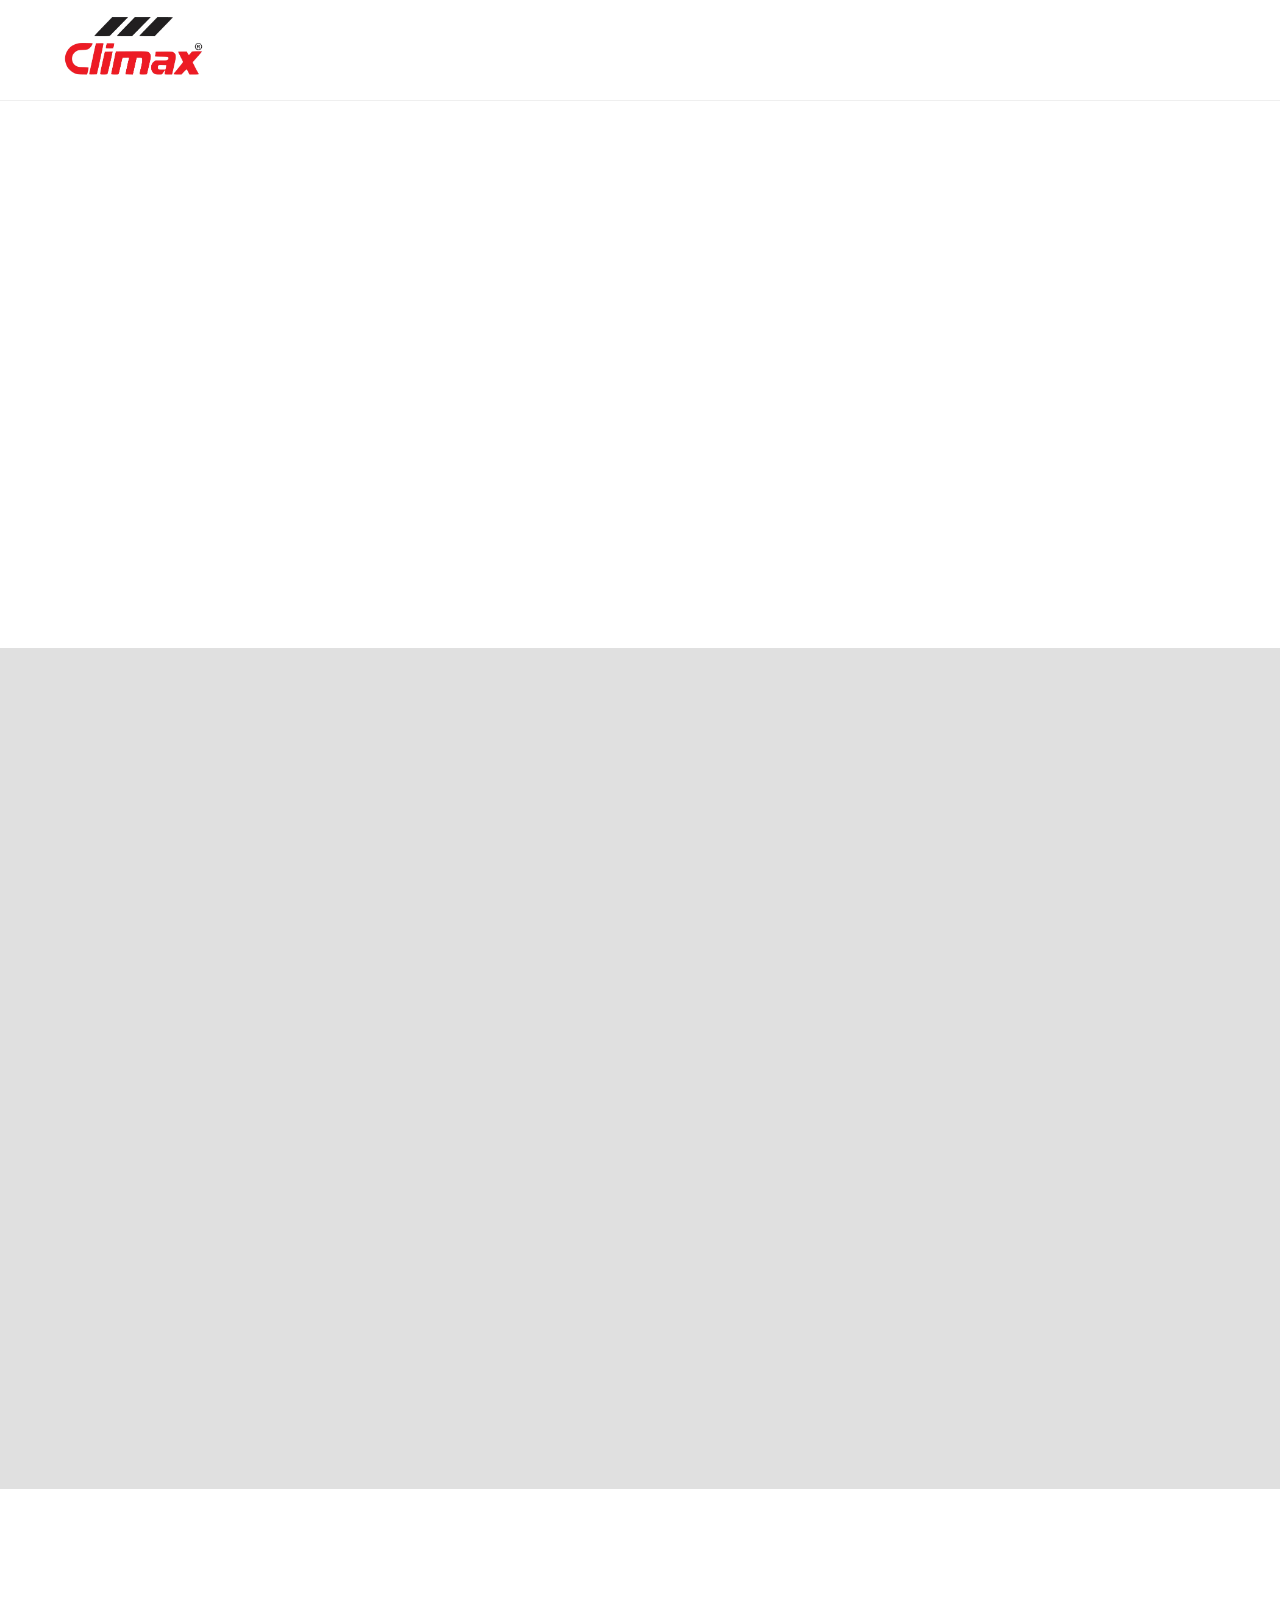
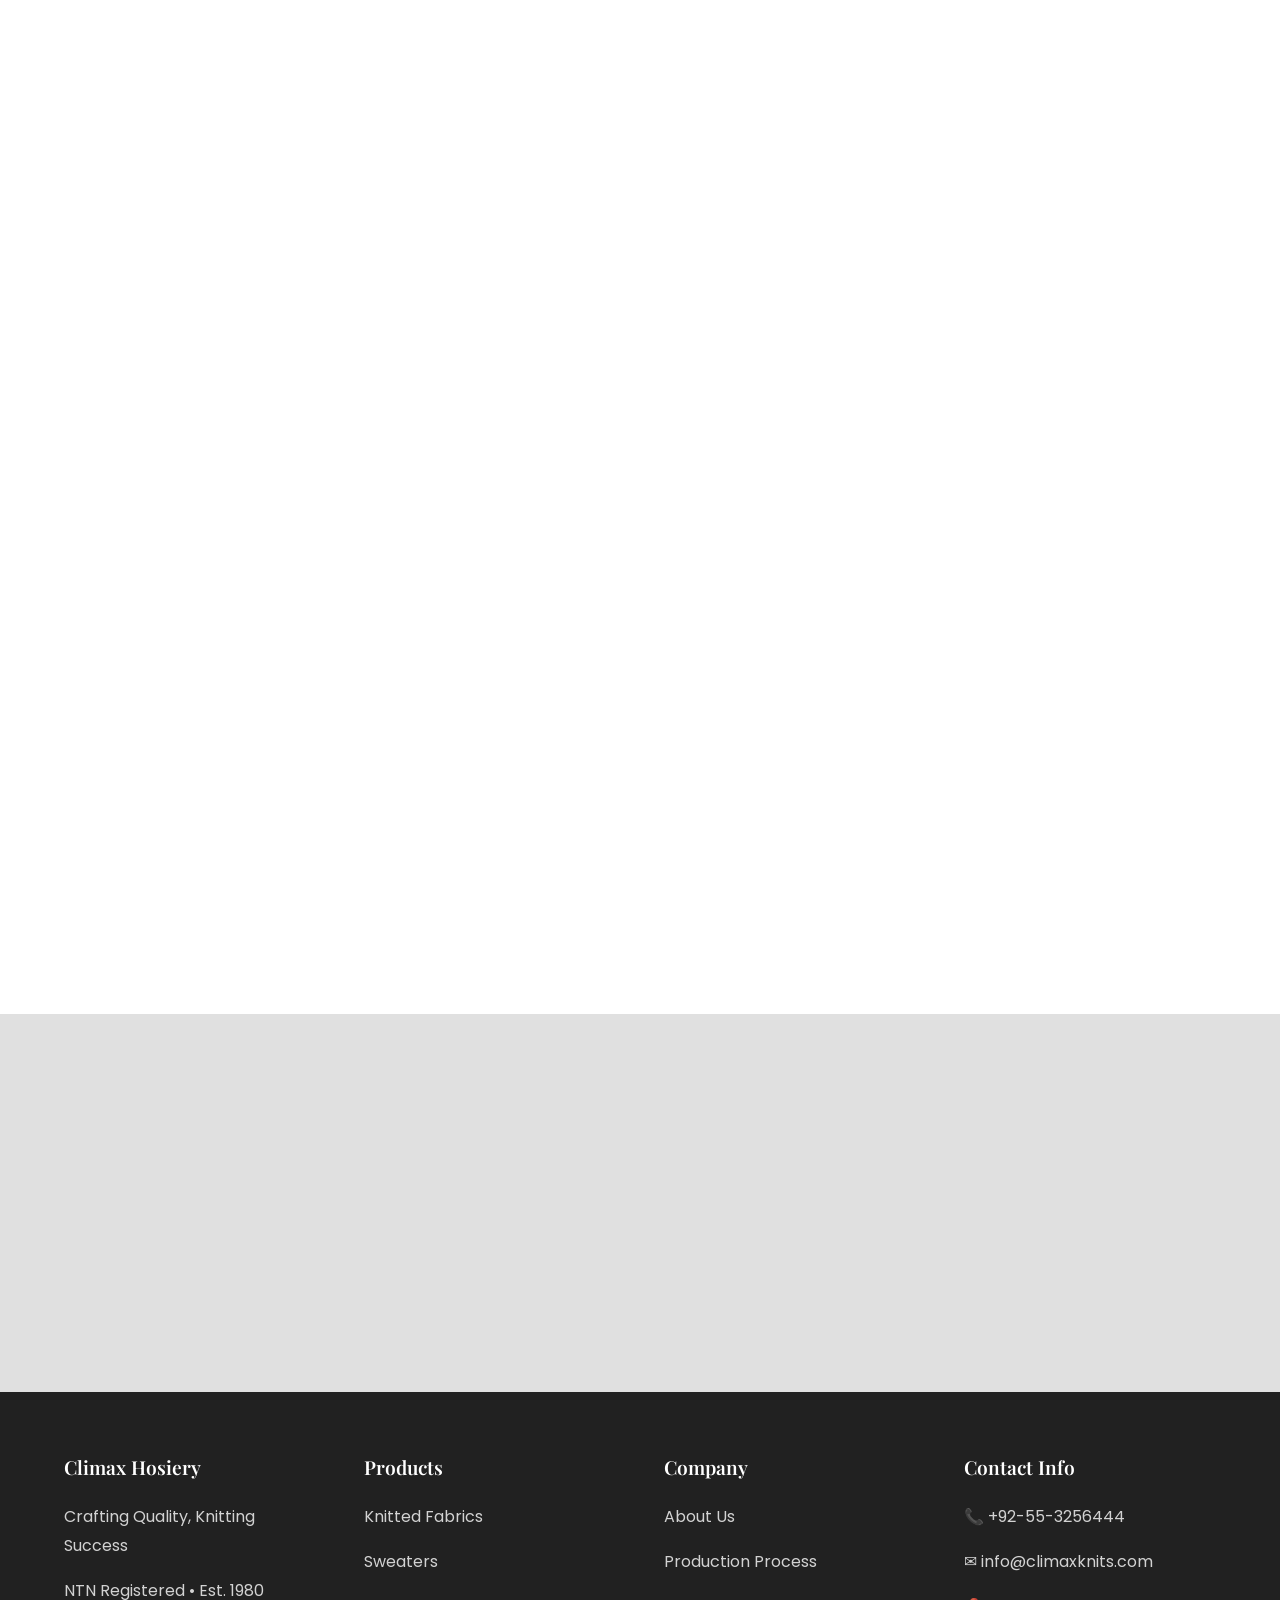
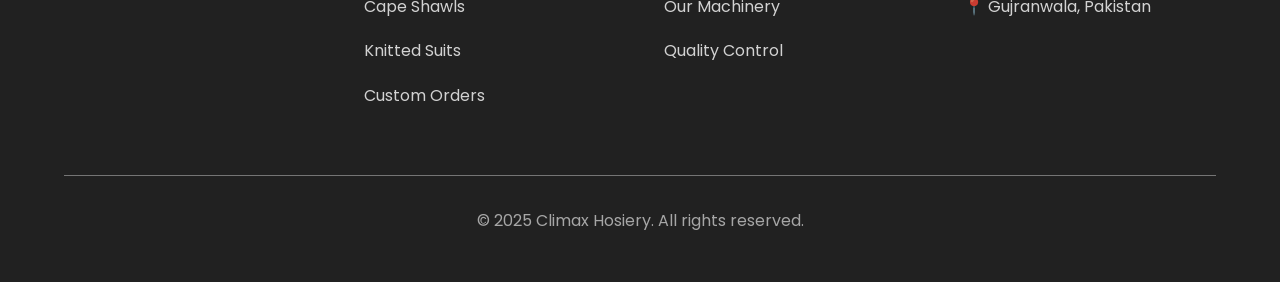
<file: product-fabrics.html>
<!DOCTYPE html>
<html lang="en">
<head>
  <meta charset="UTF-8">
  <meta name="viewport" content="width=device-width, initial-scale=1.0">
  <title>Knitted Fabrics - Climax Hosiery | Premium Jersey & Specialty Fabrics</title>
  <meta name="description" content="Premium knitted fabrics including jersey and specialty fabrics. Various GSM weights and compositions for garment manufacturing and export markets.">
  
  <link rel="stylesheet" href="./css/style.css">
  <link rel="icon" href="./assets/images/logo.png" type="image/png">
</head>
<body>
  <header class="header" role="banner">
    <div class="container">
      <div class="header-content">
        <a href="index.html" aria-label="Climax Hosiery Home">
          <img src="./assets/images/logo.png" alt="Climax Hosiery Logo" class="logo">
        </a>
        
        <nav class="nav" role="navigation" aria-label="Main navigation">
          <a href="index.html" class="nav-link">Home</a>
          <a href="about.html" class="nav-link">About</a>
          <a href="products.html" class="nav-link">Products</a>
          <a href="production.html" class="nav-link">Production</a>
          <a href="machinery.html" class="nav-link">Machinery</a>
          <a href="quality.html" class="nav-link">Quality</a>
          <a href="contact.html" class="nav-link">Contact</a>
        </nav>
        
        <button class="mobile-menu-btn" aria-label="Toggle mobile menu" aria-expanded="false">☰</button>
      </div>
    </div>
  </header>

  <main style="padding-top: 80px;">
    <!-- Product Hero -->
    <section class="section" role="banner">
      <div class="container">
        <div class="grid grid-2">
          <div class="slide-in-left">
            <h1>Knitted Fabrics</h1>
            <p class="hero-tagline">Premium jersey fabrics and specialty knits for diverse applications</p>
            <p>Our knitted fabrics combine traditional craftsmanship with modern manufacturing techniques to deliver superior quality materials suitable for high-end garment production and export markets.</p>
            
            <div class="mt-6">
              <a href="contact.html" class="btn btn-primary btn-large">Request Quote</a>
              <a href="#specifications" class="btn btn-outline btn-large ml-4">View Specs</a>
            </div>
          </div>
          
          <div class="slide-in-right">
            <img src="./assets/images/product-1.jpg" alt="Premium Knitted Fabrics" style="width: 100%; height: 400px; object-fit: cover; border-radius: var(--border-radius-lg); box-shadow: var(--shadow-lg);">
          </div>
        </div>
      </div>
    </section>

    <!-- Product Specifications -->
    <section id="specifications" class="section bg-gray" role="region" aria-labelledby="specs-title">
      <div class="container">
        <h2 id="specs-title" class="section-title fade-in">Technical Specifications</h2>
        
        <div class="grid grid-3">
          <div class="card fade-in">
            <h4>Fabric Types</h4>
            <ul style="list-style: none; padding: 0; margin-top: var(--spacing-3);">
              <li style="padding: var(--spacing-2); background: var(--neutral-100); margin-bottom: var(--spacing-2); border-radius: 8px;">Single Jersey</li>
              <li style="padding: var(--spacing-2); background: var(--neutral-100); margin-bottom: var(--spacing-2); border-radius: 8px;">Double Jersey</li>
              <li style="padding: var(--spacing-2); background: var(--neutral-100); margin-bottom: var(--spacing-2); border-radius: 8px;">Interlock</li>
              <li style="padding: var(--spacing-2); background: var(--neutral-100); margin-bottom: var(--spacing-2); border-radius: 8px;">Rib Knits</li>
              <li style="padding: var(--spacing-2); background: var(--neutral-100); border-radius: 8px;">Custom Patterns</li>
            </ul>
          </div>

          <div class="card fade-in">
            <h4>Material Compositions</h4>
            <div class="mt-4">
              <!-- TODO: Add specific fabric compositions and percentages -->
              <div style="padding: var(--spacing-3); background: var(--neutral-100); border-radius: var(--border-radius); margin-bottom: var(--spacing-2);">
                <strong>Cotton Blends:</strong> [TODO: Add specific percentages]
              </div>
              <div style="padding: var(--spacing-3); background: var(--neutral-100); border-radius: var(--border-radius); margin-bottom: var(--spacing-2);">
                <strong>Acrylic (2/30 & 2/32):</strong> Local sourcing
              </div>
              <div style="padding: var(--spacing-3); background: var(--neutral-100); border-radius: var(--border-radius); margin-bottom: var(--spacing-2);">
                <strong>Imported Yarn:</strong> Premium Chinese yarn
              </div>
              <div style="padding: var(--spacing-3); background: var(--neutral-100); border-radius: var(--border-radius);">
                <strong>Custom Blends:</strong> Available per requirement
              </div>
            </div>
          </div>

          <div class="card fade-in">
            <h4>Weight Options</h4>
            <div class="mt-4">
              <!-- TODO: Add specific GSM weights available -->
              <div style="padding: var(--spacing-3); background: var(--neutral-100); border-radius: var(--border-radius); margin-bottom: var(--spacing-2);">
                <strong>Light Weight:</strong> [TODO: Add GSM range]
              </div>
              <div style="padding: var(--spacing-3); background: var(--neutral-100); border-radius: var(--border-radius); margin-bottom: var(--spacing-2);">
                <strong>Medium Weight:</strong> [TODO: Add GSM range]
              </div>
              <div style="padding: var(--spacing-3); background: var(--neutral-100); border-radius: var(--border-radius); margin-bottom: var(--spacing-2);">
                <strong>Heavy Weight:</strong> [TODO: Add GSM range]
              </div>
              <div style="padding: var(--spacing-3); background: var(--neutral-100); border-radius: var(--border-radius);">
                <strong>Custom Weight:</strong> Per specification
              </div>
            </div>
          </div>
        </div>
      </div>
    </section>

    <!-- Product Gallery -->
    <section class="section" role="region" aria-labelledby="gallery-title">
      <div class="container">
        <h2 id="gallery-title" class="section-title fade-in">Fabric Gallery</h2>
        <div class="gallery fade-in">
          <div class="gallery-item">
            <img src="./assets/images/product-1.jpg" alt="Jersey Fabric Sample" loading="lazy">
          </div>
          <div class="gallery-item">
            <img src="./assets/images/product-6.jpg" alt="Specialty Fabric" loading="lazy">
          </div>
          <div class="gallery-item">
            <img src="./assets/images/product-7.jpg" alt="Fabric Quality Detail" loading="lazy">
          </div>
          <div class="gallery-item">
            <img src="./assets/images/product-8.jpg" alt="Manufacturing Process" loading="lazy">
          </div>
        </div>
      </div>
    </section>

    <!-- Applications -->
    <section class="section" role="region" aria-labelledby="applications-title">
      <div class="container">
        <h2 id="applications-title" class="section-title fade-in">Applications & Uses</h2>
        
        <div class="grid grid-2">
          <div class="card slide-in-left">
            <h4>Garment Applications</h4>
            <ul style="margin-top: var(--spacing-3); margin-left: var(--spacing-3);">
              <li style="margin-bottom: var(--spacing-1);">T-shirts and casual wear</li>
              <li style="margin-bottom: var(--spacing-1);">Dresses and skirts</li>
              <li style="margin-bottom: var(--spacing-1);">Undergarments and intimates</li>
              <li style="margin-bottom: var(--spacing-1);">Activewear and sportswear</li>
              <li style="margin-bottom: var(--spacing-1);">Children's clothing</li>
              <li>Home textiles and accessories</li>
            </ul>
          </div>
          
          <div class="card slide-in-right">
            <h4>Industry Applications</h4>
            <ul style="margin-top: var(--spacing-3); margin-left: var(--spacing-3);">
              <li style="margin-bottom: var(--spacing-1);">Fashion and apparel industry</li>
              <li style="margin-bottom: var(--spacing-1);">Private label manufacturing</li>
              <li style="margin-bottom: var(--spacing-1);">Retail brand production</li>
              <li style="margin-bottom: var(--spacing-1);">Export and international trade</li>
              <li style="margin-bottom: var(--spacing-1);">Custom garment manufacturing</li>
              <li>Wholesale fabric distribution</li>
            </ul>
          </div>
        </div>
      </div>
    </section>

    <!-- Call to Action -->
    <section class="section bg-gray" role="region" aria-labelledby="cta-title">
      <div class="container text-center">
        <h2 id="cta-title" class="fade-in">Ready to Source Premium Fabrics?</h2>
        <p class="fade-in mb-6">Contact us for samples, specifications, and custom manufacturing quotes</p>
        <div class="flex justify-center fade-in">
          <a href="contact.html" class="btn btn-primary btn-large">Get Quote</a>
          <a href="products.html" class="btn btn-outline btn-large ml-4">View All Products</a>
        </div>
      </div>
    </section>
  </main>

  <footer class="footer" role="contentinfo">
    <div class="container">
      <div class="footer-content">
        <div class="footer-section">
          <h4>Climax Hosiery</h4>
          <p>Crafting Quality, Knitting Success</p>
          <p>NTN Registered • Est. 1980</p>
        </div>
        
        <div class="footer-section">
          <h4>Products</h4>
          <p><a href="product-fabrics.html">Knitted Fabrics</a></p>
          <p><a href="product-sweaters.html">Sweaters</a></p>
          <p><a href="product-cape-shawls.html">Cape Shawls</a></p>
          <p><a href="product-suits.html">Knitted Suits</a></p>
          <p><a href="product-custom.html">Custom Orders</a></p>
        </div>
        
        <div class="footer-section">
          <h4>Company</h4>
          <p><a href="about.html">About Us</a></p>
          <p><a href="production.html">Production Process</a></p>
          <p><a href="machinery.html">Our Machinery</a></p>
          <p><a href="quality.html">Quality Control</a></p>
        </div>
        
        <div class="footer-section">
          <h4>Contact Info</h4>
          <p>📞 +92-55-3256444</p>
          <p>✉️ info@climaxknits.com</p>
          <p>📍 Gujranwala, Pakistan</p>
        </div>
      </div>
      
      <div class="footer-bottom">
        <p>&copy; 2025 Climax Hosiery. All rights reserved.</p>
      </div>
    </div>
  </footer>

  <script src="./js/main.js"></script>
</body>
</html>
</file>
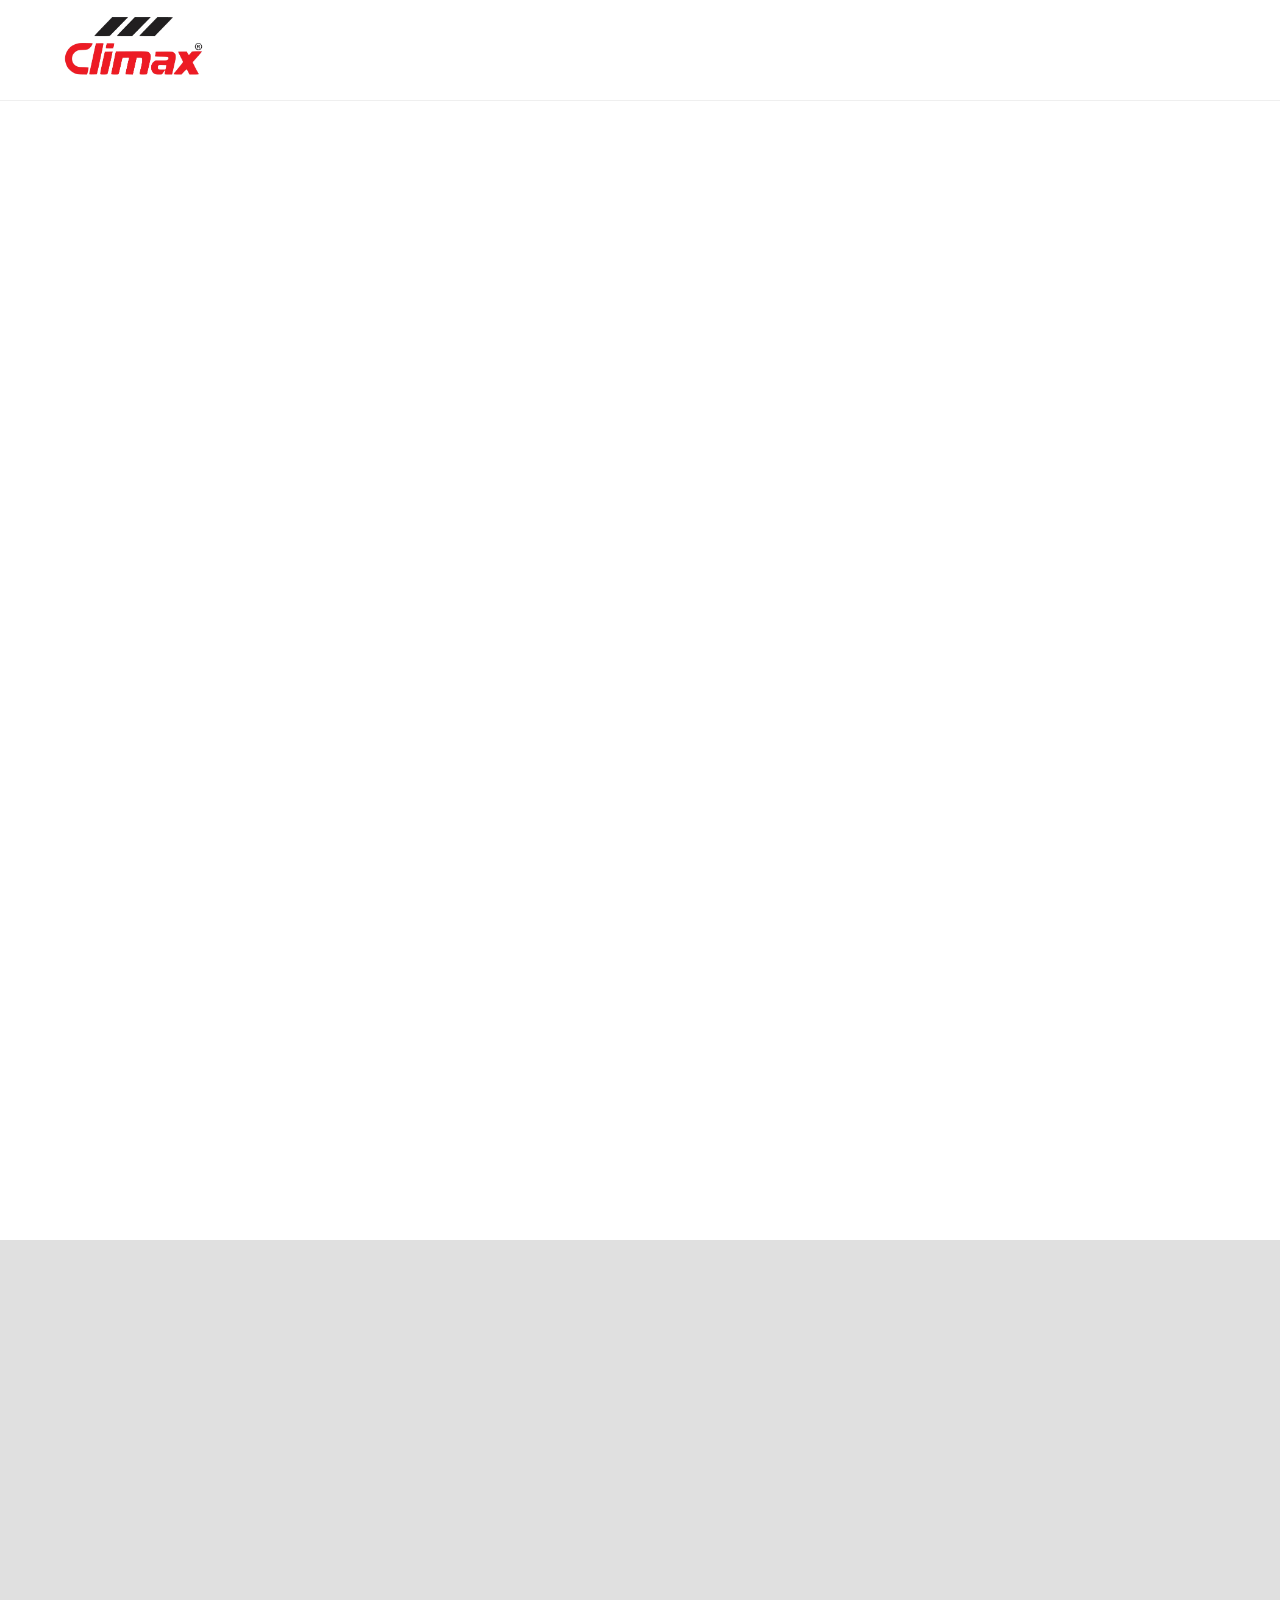
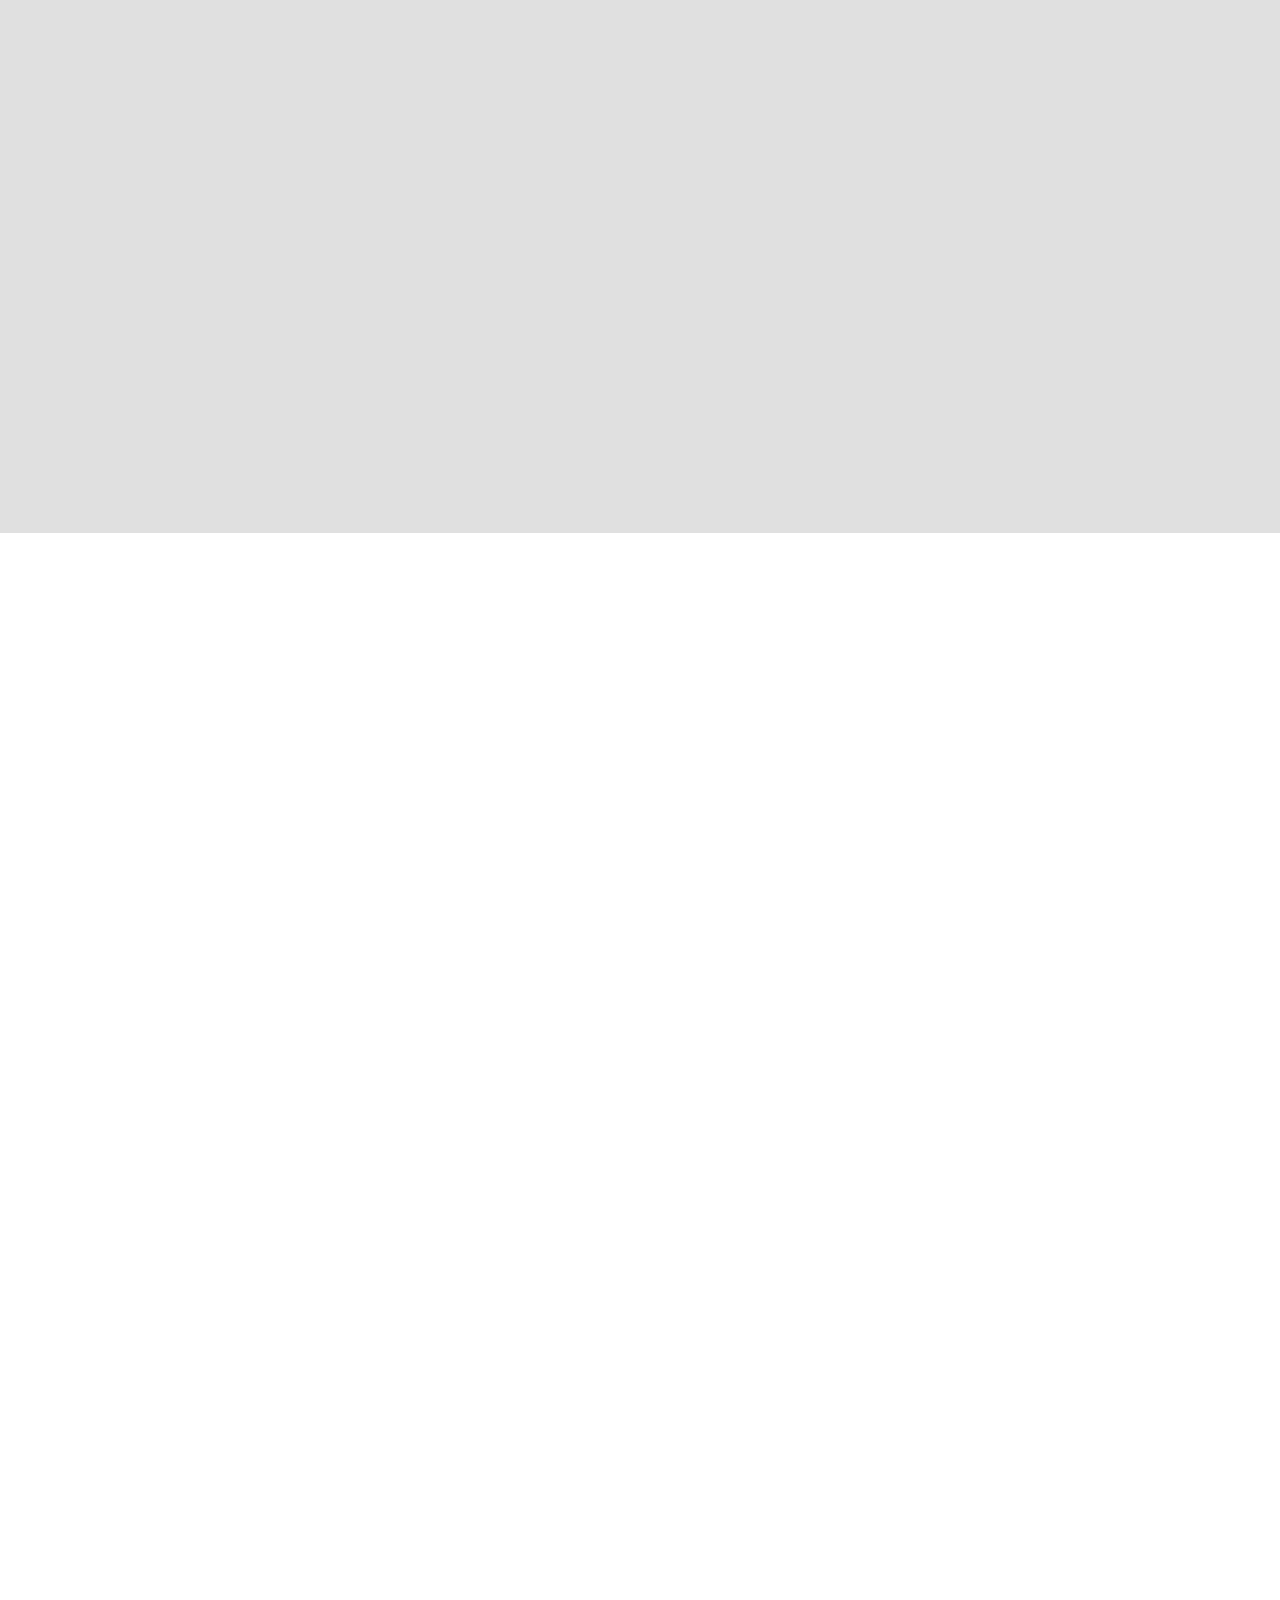
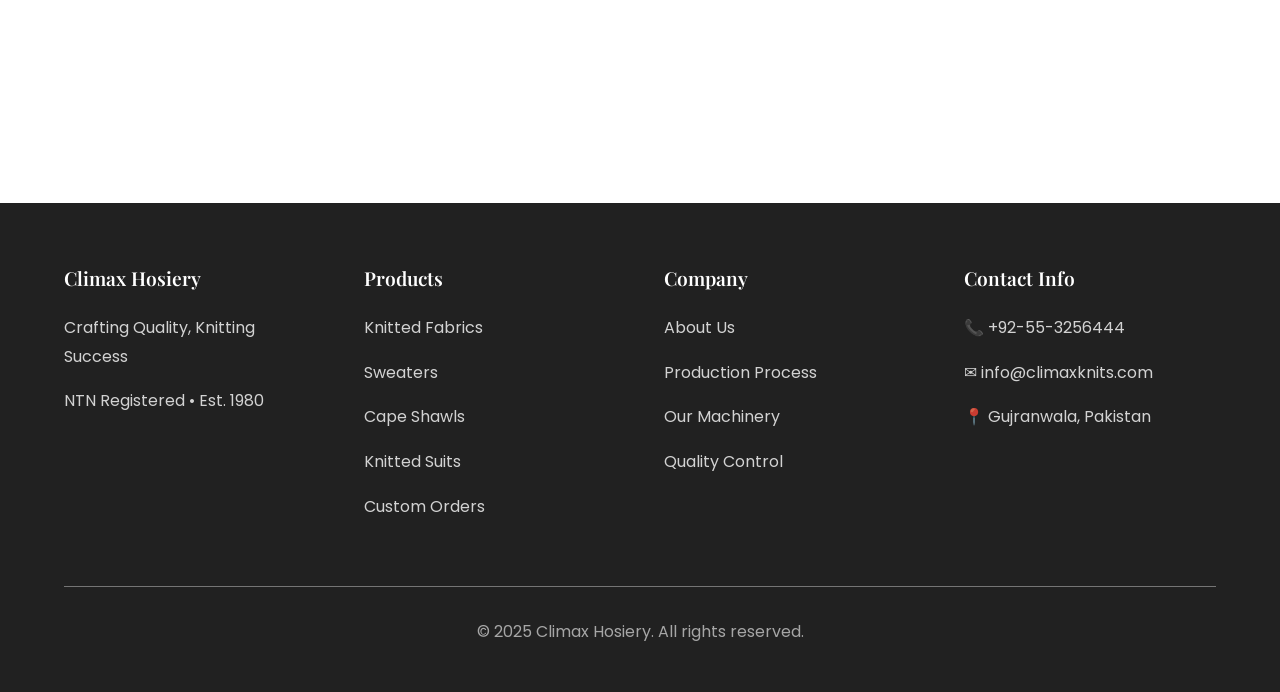
<file: product-suits.html>
<!DOCTYPE html>
<html lang="en">
<head>
  <meta charset="UTF-8">
  <meta name="viewport" content="width=device-width, initial-scale=1.0">
  <title>Knitted Suits - Climax Hosiery | Professional Business Wear</title>
  <meta name="description" content="Professional knitted suits combining comfort with formal elegance. Perfect fit and premium materials for business and professional wear.">
  
  <link rel="stylesheet" href="./css/style.css">
  <link rel="icon" href="./assets/images/logo.png" type="image/png">
</head>
<body>
  <header class="header" role="banner">
    <div class="container">
      <div class="header-content">
        <a href="index.html" aria-label="Climax Hosiery Home">
          <img src="./assets/images/logo.png" alt="Climax Hosiery Logo" class="logo">
        </a>
        
        <nav class="nav" role="navigation" aria-label="Main navigation">
          <a href="index.html" class="nav-link">Home</a>
          <a href="about.html" class="nav-link">About</a>
          <a href="products.html" class="nav-link">Products</a>
          <a href="production.html" class="nav-link">Production</a>
          <a href="machinery.html" class="nav-link">Machinery</a>
          <a href="quality.html" class="nav-link">Quality</a>
          <a href="contact.html" class="nav-link">Contact</a>
        </nav>
        
        <button class="mobile-menu-btn" aria-label="Toggle mobile menu" aria-expanded="false">☰</button>
      </div>
    </div>
  </header>

  <main style="padding-top: 80px;">
    <!-- Product Hero -->
    <section class="section" role="banner">
      <div class="container">
        <div class="grid grid-2">
          <div class="slide-in-left">
            <h1>Knitted Suits</h1>
            <p class="hero-tagline">Professional excellence with uncompromising comfort</p>
            <p>Our knitted suits revolutionize business wear by combining the formal elegance of traditional suits with the comfort and flexibility of knitted construction. Perfect for modern professionals who demand both style and comfort.</p>
            
            <div class="mt-6">
              <a href="contact.html" class="btn btn-primary btn-large">Custom Order</a>
              <a href="#features" class="btn btn-outline btn-large ml-4">Learn More</a>
            </div>
          </div>
          
          <div class="slide-in-right">
            <img src="./assets/images/product-4.jpg" alt="Professional Knitted Suits" style="width: 100%; height: 400px; object-fit: cover; border-radius: var(--border-radius-lg); box-shadow: var(--shadow-lg);">
          </div>
        </div>
      </div>
    </section>

    <!-- Suit Features -->
    <section id="features" class="section" role="region" aria-labelledby="features-title">
      <div class="container">
        <h2 id="features-title" class="section-title fade-in">Professional Suit Features</h2>
        
        <div class="grid grid-3">
          <div class="card fade-in">
            <div class="process-icon">👔</div>
            <h4>Professional Styling</h4>
            <p>Tailored silhouettes that maintain formal business appearance while incorporating the comfort benefits of knitted construction.</p>
          </div>

          <div class="card fade-in">
            <div class="process-icon">🎯</div>
            <h4>Perfect Fit</h4>
            <p>Precision sizing and grading ensures optimal fit across our complete size range, with custom fitting available for special requirements.</p>
          </div>

          <div class="card fade-in">
            <div class="process-icon">💎</div>
            <h4>Premium Materials</h4>
            <p>Carefully selected yarn compositions that provide the structure needed for professional wear while maintaining comfort and durability.</p>
          </div>
        </div>
      </div>
    </section>

    <!-- Suit Categories -->
    <section class="section bg-gray" role="region" aria-labelledby="categories-title">
      <div class="container">
        <h2 id="categories-title" class="section-title fade-in">Suit Categories</h2>
        
        <div class="grid grid-2">
          <div class="card slide-in-left">
            <h4>Business Formal</h4>
            <img src="./assets/images/product-4.jpg" alt="Business Formal Knitted Suits" class="card-image" loading="lazy">
            <div style="padding: var(--spacing-3);">
              <p>Traditional business suit styling with the comfort of knitted construction. Perfect for corporate environments and formal business meetings.</p>
              
              <h5 style="margin-top: var(--spacing-3); margin-bottom: var(--spacing-2);">Features:</h5>
              <ul style="margin-left: var(--spacing-3); font-size: 0.9rem;">
                <li>Classic lapel designs</li>
                <li>Professional button configuration</li>
                <li>Structured shoulders</li>
                <li>Coordinated jacket and trouser sets</li>
              </ul>
            </div>
          </div>

          <div class="card slide-in-right">
            <h4>Business Casual</h4>
            <img src="./assets/images/product-5.jpg" alt="Business Casual Knitted Suits" class="card-image" loading="lazy">
            <div style="padding: var(--spacing-3);">
              <p>Modern business casual designs that bridge the gap between formal and relaxed professional wear. Ideal for contemporary workplaces.</p>
              
              <h5 style="margin-top: var(--spacing-3); margin-bottom: var(--spacing-2);">Features:</h5>
              <ul style="margin-left: var(--spacing-3); font-size: 0.9rem;">
                <li>Relaxed fit options</li>
                <li>Contemporary styling</li>
                <li>Versatile color options</li>
                <li>Mix-and-match compatibility</li>
              </ul>
            </div>
          </div>
        </div>
      </div>
    </section>

    <!-- Technical Details -->
    <section class="section" role="region" aria-labelledby="tech-details-title">
      <div class="container">
        <h2 id="tech-details-title" class="section-title fade-in">Technical Specifications</h2>
        
        <div class="card fade-in">
          <div style="overflow-x: auto;">
            <table style="width: 100%; border-collapse: collapse;">
              <thead>
                <tr style="background: var(--neutral-100);">
                  <th style="padding: var(--spacing-2); text-align: left; border-bottom: 2px solid var(--neutral-300);">Component</th>
                  <th style="padding: var(--spacing-2); text-align: left; border-bottom: 2px solid var(--neutral-300);">Specifications</th>
                  <th style="padding: var(--spacing-2); text-align: left; border-bottom: 2px solid var(--neutral-300);">Options</th>
                </tr>
              </thead>
              <tbody>
                <tr>
                  <td style="padding: var(--spacing-2); border-bottom: 1px solid var(--neutral-200);">Jacket</td>
                  <td style="padding: var(--spacing-2); border-bottom: 1px solid var(--neutral-200);">[TODO: Add jacket specifications]</td>
                  <td style="padding: var(--spacing-2); border-bottom: 1px solid var(--neutral-200);">Single/Double breasted</td>
                </tr>
                <tr>
                  <td style="padding: var(--spacing-2); border-bottom: 1px solid var(--neutral-200);">Trousers</td>
                  <td style="padding: var(--spacing-2); border-bottom: 1px solid var(--neutral-200);">[TODO: Add trouser specifications]</td>
                  <td style="padding: var(--spacing-2); border-bottom: 1px solid var(--neutral-200);">Various fits</td>
                </tr>
                <tr>
                  <td style="padding: var(--spacing-2); border-bottom: 1px solid var(--neutral-200);">Vest (Optional)</td>
                  <td style="padding: var(--spacing-2); border-bottom: 1px solid var(--neutral-200);">[TODO: Add vest specifications]</td>
                  <td style="padding: var(--spacing-2); border-bottom: 1px solid var(--neutral-200);">Matching or contrast</td>
                </tr>
                <tr>
                  <td style="padding: var(--spacing-2); border-bottom: 1px solid var(--neutral-200);">Lining</td>
                  <td style="padding: var(--spacing-2); border-bottom: 1px solid var(--neutral-200);">Optional premium lining</td>
                  <td style="padding: var(--spacing-2); border-bottom: 1px solid var(--neutral-200);">Multiple colors</td>
                </tr>
                <tr>
                  <td style="padding: var(--spacing-2);">Size Range</td>
                  <td style="padding: var(--spacing-2);">36-52 (expandable)</td>
                  <td style="padding: var(--spacing-2);">Custom sizing available</td>
                </tr>
              </tbody>
            </table>
          </div>
        </div>
      </div>
    </section>

    <!-- Customization Options -->
    <section class="section" role="region" aria-labelledby="customization-title">
      <div class="container">
        <h2 id="customization-title" class="section-title fade-in">Customization Options</h2>
        
        <div class="grid grid-2">
          <div class="card slide-in-left">
            <h4>Style Customizations</h4>
            <ul style="margin-top: var(--spacing-3); margin-left: var(--spacing-3);">
              <li style="margin-bottom: var(--spacing-1);">Lapel styles and widths</li>
              <li style="margin-bottom: var(--spacing-1);">Button configurations</li>
              <li style="margin-bottom: var(--spacing-1);">Pocket styles and placements</li>
              <li style="margin-bottom: var(--spacing-1);">Trouser cut and fit</li>
              <li style="margin-bottom: var(--spacing-1);">Vent options</li>
              <li>Custom design elements</li>
            </ul>
          </div>
          
          <div class="card slide-in-right">
            <h4>Material & Color Options</h4>
            <ul style="margin-top: var(--spacing-3); margin-left: var(--spacing-3);">
              <li style="margin-bottom: var(--spacing-1);">Wide color palette</li>
              <li style="margin-bottom: var(--spacing-1);">Yarn composition options</li>
              <li style="margin-bottom: var(--spacing-1);">Texture variations</li>
              <li style="margin-bottom: var(--spacing-1);">Pattern knitting options</li>
              <li style="margin-bottom: var(--spacing-1);">Special finishes</li>
              <li>Custom color matching</li>
            </ul>
          </div>
        </div>
      </div>
    </section>
  </main>

  <footer class="footer" role="contentinfo">
    <div class="container">
      <div class="footer-content">
        <div class="footer-section">
          <h4>Climax Hosiery</h4>
          <p>Crafting Quality, Knitting Success</p>
          <p>NTN Registered • Est. 1980</p>
        </div>
        
        <div class="footer-section">
          <h4>Products</h4>
          <p><a href="product-fabrics.html">Knitted Fabrics</a></p>
          <p><a href="product-sweaters.html">Sweaters</a></p>
          <p><a href="product-cape-shawls.html">Cape Shawls</a></p>
          <p><a href="product-suits.html">Knitted Suits</a></p>
          <p><a href="product-custom.html">Custom Orders</a></p>
        </div>
        
        <div class="footer-section">
          <h4>Company</h4>
          <p><a href="about.html">About Us</a></p>
          <p><a href="production.html">Production Process</a></p>
          <p><a href="machinery.html">Our Machinery</a></p>
          <p><a href="quality.html">Quality Control</a></p>
        </div>
        
        <div class="footer-section">
          <h4>Contact Info</h4>
          <p>📞 +92-55-3256444</p>
          <p>✉️ info@climaxknits.com</p>
          <p>📍 Gujranwala, Pakistan</p>
        </div>
      </div>
      
      <div class="footer-bottom">
        <p>&copy; 2025 Climax Hosiery. All rights reserved.</p>
      </div>
    </div>
  </footer>

  <script src="./js/main.js"></script>
</body>
</html>
</file>
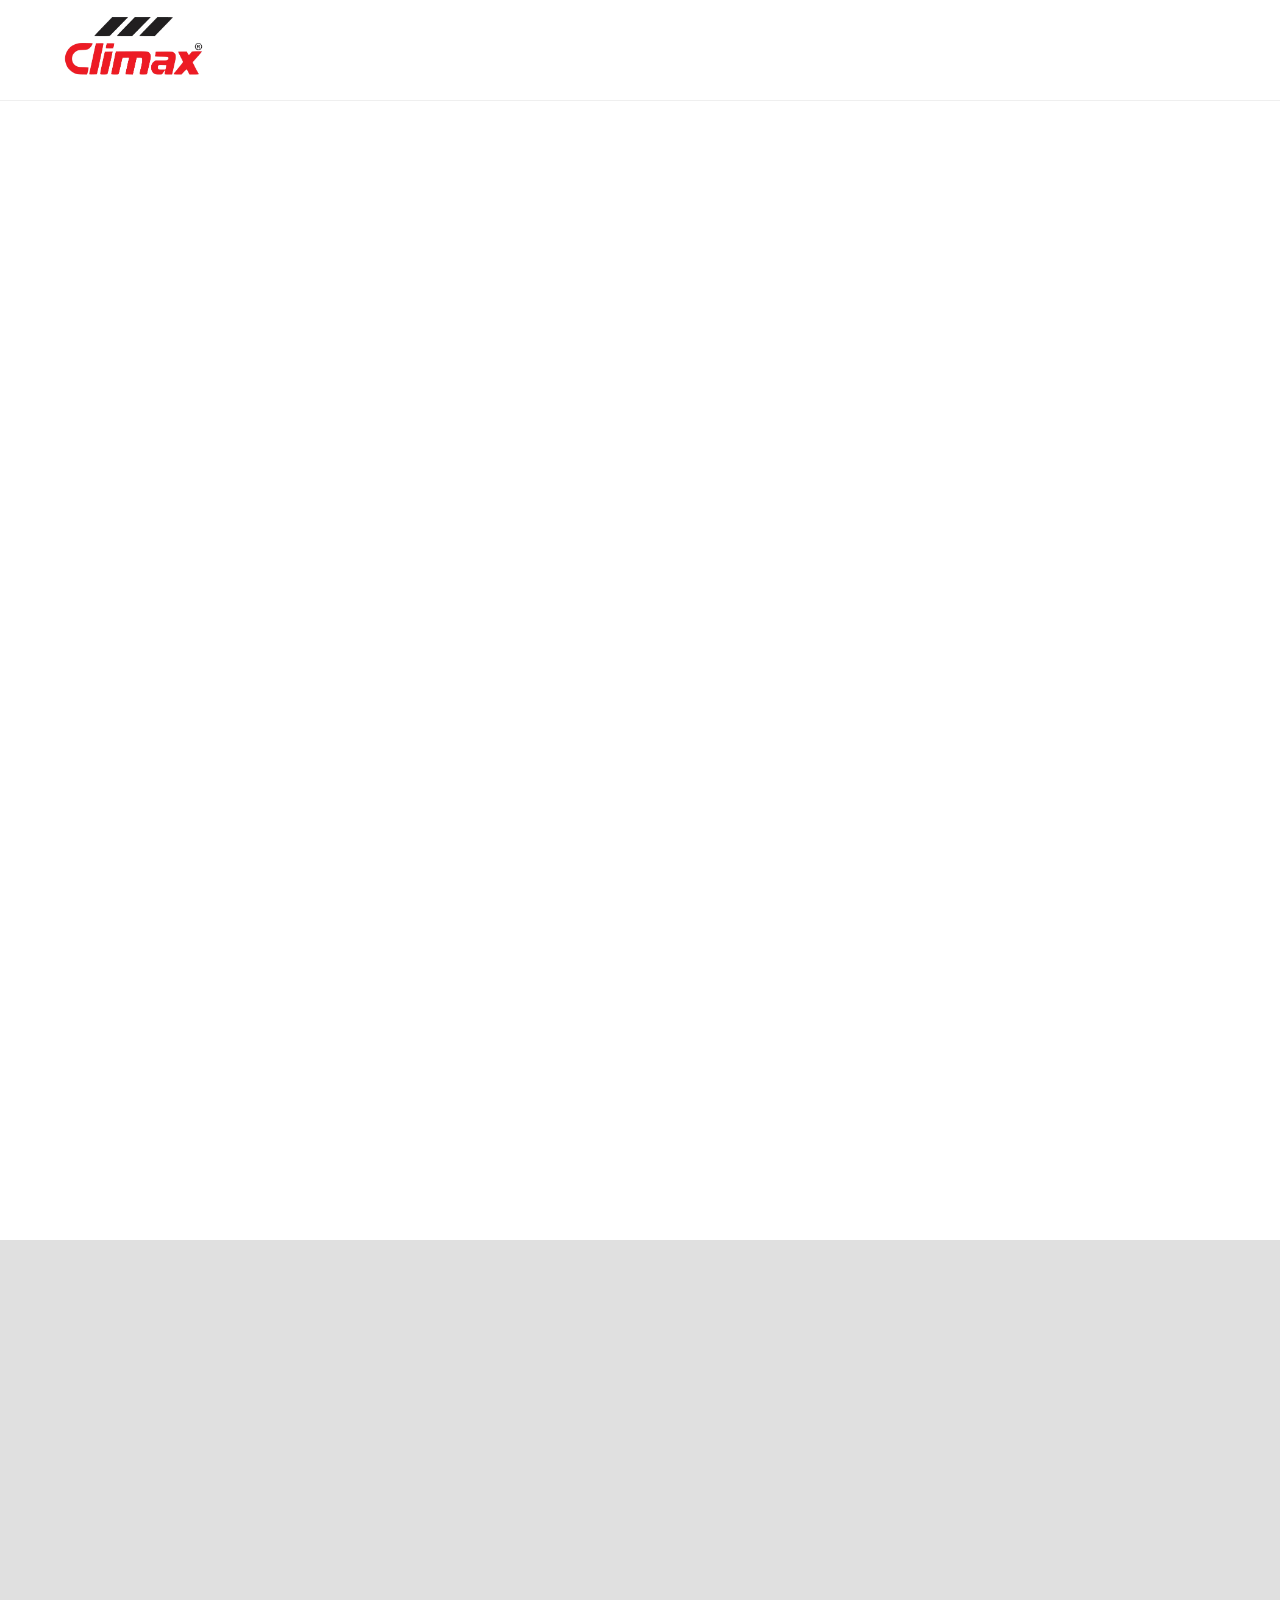
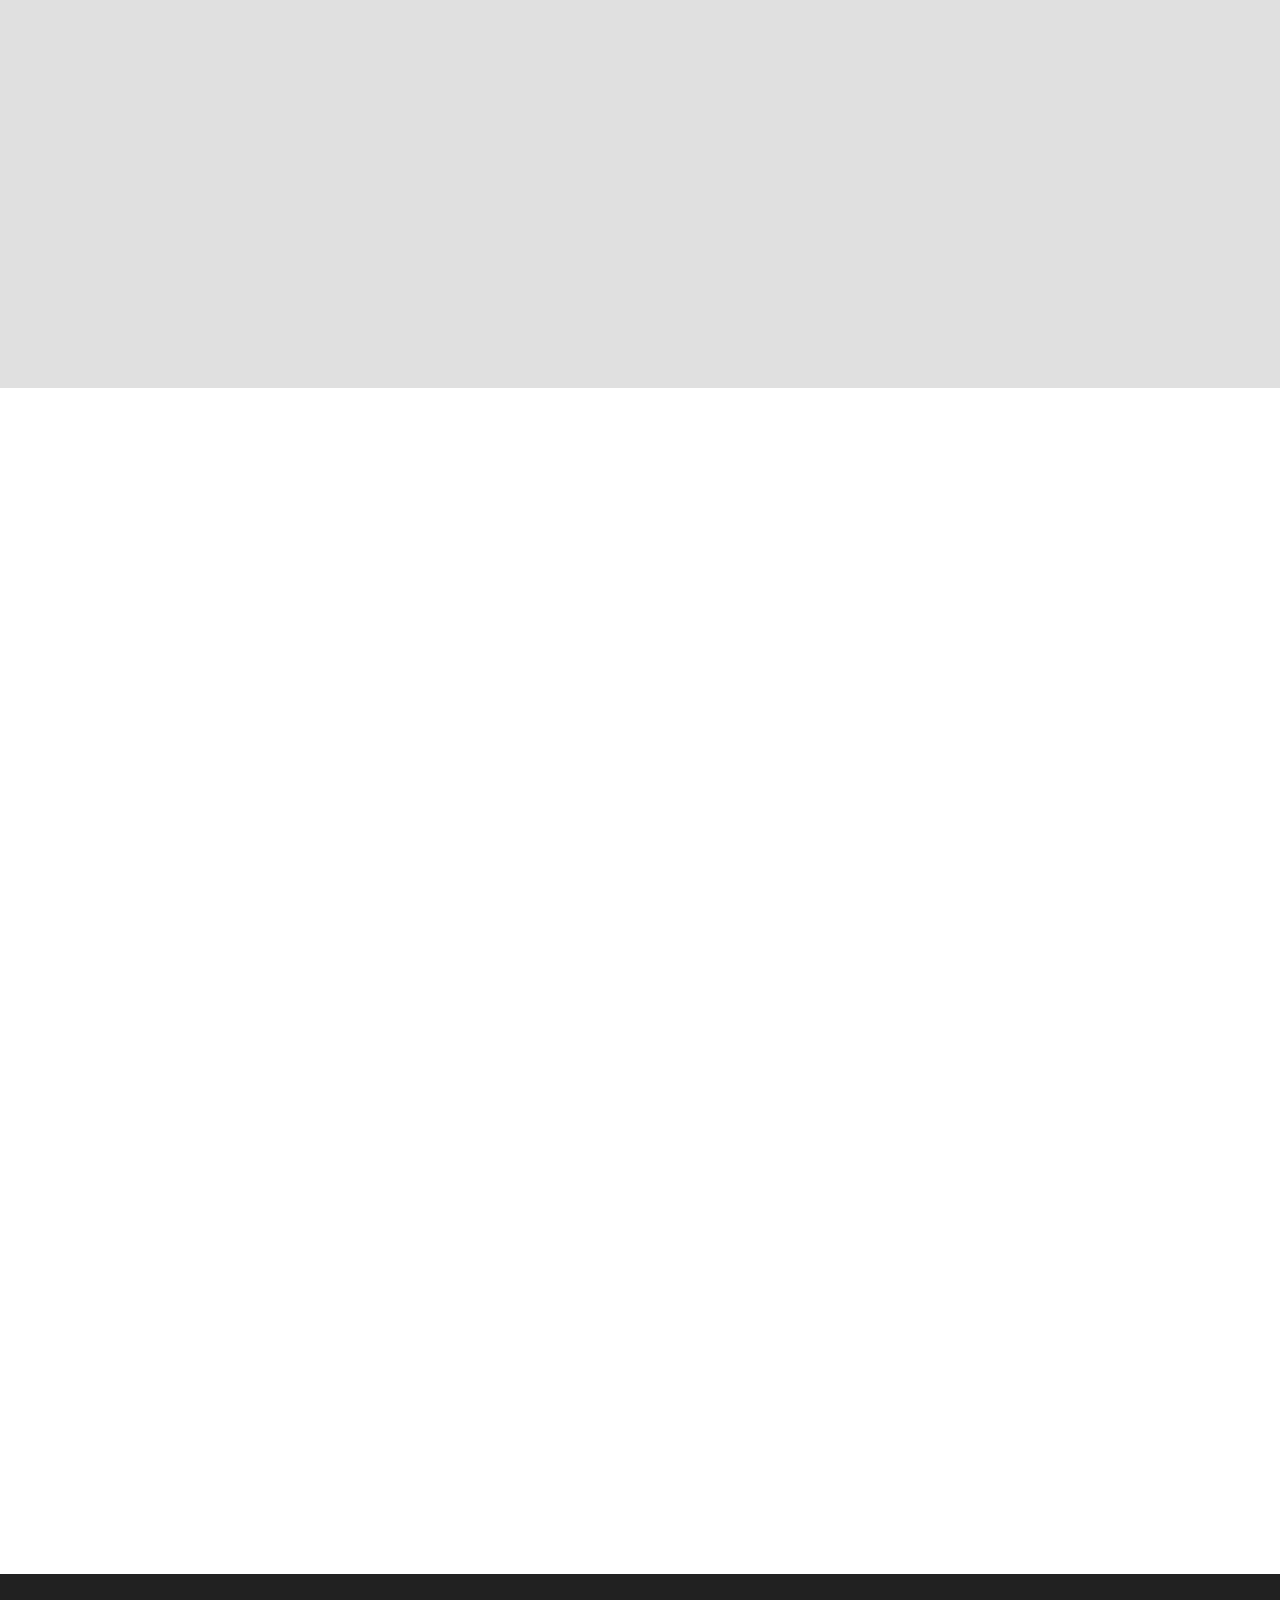
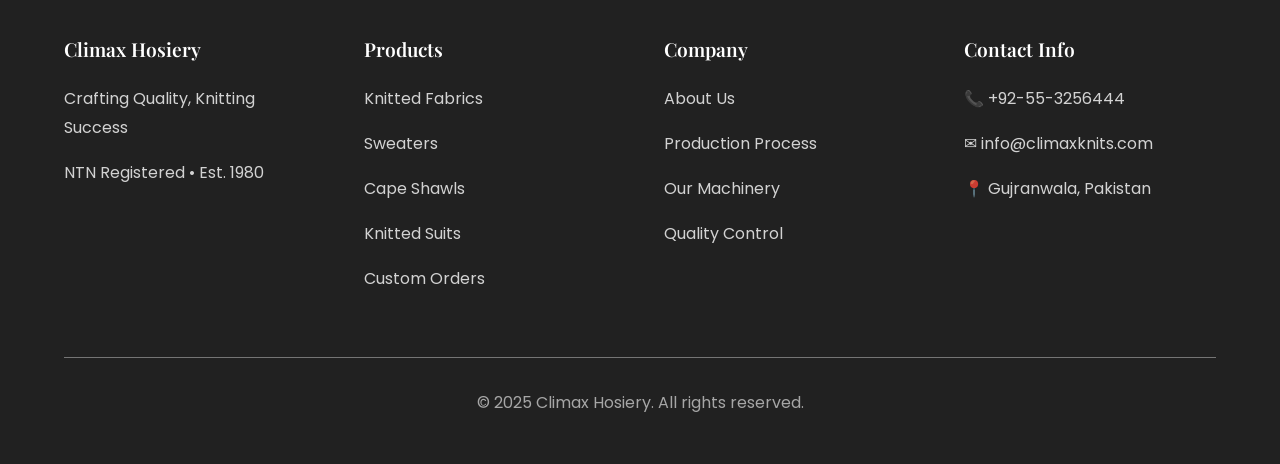
<file: product-sweaters.html>
<!DOCTYPE html>
<html lang="en">
<head>
  <meta charset="UTF-8">
  <meta name="viewport" content="width=device-width, initial-scale=1.0">
  <title>Sweaters - Climax Hosiery | Premium Knitted Sweater Manufacturing</title>
  <meta name="description" content="Expert sweater manufacturing with superior finishing. Custom designs, all sizes, and export quality production for global markets.">
  
  <link rel="stylesheet" href="./css/style.css">
  <link rel="icon" href="./assets/images/logo.png" type="image/png">
</head>
<body>
  <header class="header" role="banner">
    <div class="container">
      <div class="header-content">
        <a href="index.html" aria-label="Climax Hosiery Home">
          <img src="./assets/images/logo.png" alt="Climax Hosiery Logo" class="logo">
        </a>
        
        <nav class="nav" role="navigation" aria-label="Main navigation">
          <a href="index.html" class="nav-link">Home</a>
          <a href="about.html" class="nav-link">About</a>
          <a href="products.html" class="nav-link">Products</a>
          <a href="production.html" class="nav-link">Production</a>
          <a href="machinery.html" class="nav-link">Machinery</a>
          <a href="quality.html" class="nav-link">Quality</a>
          <a href="contact.html" class="nav-link">Contact</a>
        </nav>
        
        <button class="mobile-menu-btn" aria-label="Toggle mobile menu" aria-expanded="false">☰</button>
      </div>
    </div>
  </header>

  <main style="padding-top: 80px;">
    <!-- Product Hero -->
    <section class="section" role="banner">
      <div class="container">
        <div class="grid grid-2">
          <div class="slide-in-left">
            <h1>Premium Sweaters</h1>
            <p class="hero-tagline">Expertly crafted with superior finishing and attention to detail</p>
            <p>Our sweater collection combines comfort with style, featuring custom designs and all-size availability. From casual to formal designs, each sweater represents our commitment to quality and craftsmanship.</p>
            
            <div class="mt-6">
              <a href="contact.html" class="btn btn-primary btn-large">Order Now</a>
              <a href="#gallery" class="btn btn-outline btn-large ml-4">View Gallery</a>
            </div>
          </div>
          
          <div class="slide-in-right">
            <img src="./assets/images/product-2.jpg" alt="Premium Sweater Collection" style="width: 100%; height: 400px; object-fit: cover; border-radius: var(--border-radius-lg); box-shadow: var(--shadow-lg);">
          </div>
        </div>
      </div>
    </section>

    <!-- Sweater Features -->
    <section class="section" role="region" aria-labelledby="features-title">
      <div class="container">
        <h2 id="features-title" class="section-title fade-in">Sweater Features & Benefits</h2>
        
        <div class="grid grid-3">
          <div class="card fade-in">
            <div class="process-icon">🎨</div>
            <h4>Custom Designs</h4>
            <p>Collaborative design development to bring your vision to life. From classic to contemporary styles, we adapt to your brand requirements.</p>
          </div>

          <div class="card fade-in">
            <div class="process-icon">📏</div>
            <h4>Perfect Sizing</h4>
            <p>Comprehensive size range from XS to 3XL with precise grading and fit optimization for target market preferences.</p>
          </div>

          <div class="card fade-in">
            <div class="process-icon">⭐</div>
            <h4>Superior Finishing</h4>
            <p>Professional linking, seaming, and finishing techniques ensuring durability and premium appearance in every garment.</p>
          </div>
        </div>
      </div>
    </section>

    <!-- Specifications Table -->
    <section class="section bg-gray" role="region" aria-labelledby="specs-table-title">
      <div class="container">
        <h2 id="specs-table-title" class="section-title fade-in">Product Specifications</h2>
        
        <div class="card fade-in">
          <h4>Sweater Technical Details</h4>
          <div style="overflow-x: auto; margin-top: var(--spacing-4);">
            <table style="width: 100%; border-collapse: collapse;">
              <thead>
                <tr style="background: var(--neutral-100);">
                  <th style="padding: var(--spacing-2); text-align: left; border-bottom: 2px solid var(--neutral-300);">Specification</th>
                  <th style="padding: var(--spacing-2); text-align: left; border-bottom: 2px solid var(--neutral-300);">Details</th>
                  <th style="padding: var(--spacing-2); text-align: left; border-bottom: 2px solid var(--neutral-300);">Options</th>
                </tr>
              </thead>
              <tbody>
                <tr>
                  <td style="padding: var(--spacing-2); border-bottom: 1px solid var(--neutral-200);">Yarn Count</td>
                  <td style="padding: var(--spacing-2); border-bottom: 1px solid var(--neutral-200);">2/30, 2/32 standard</td>
                  <td style="padding: var(--spacing-2); border-bottom: 1px solid var(--neutral-200);">Custom counts available</td>
                </tr>
                <tr>
                  <td style="padding: var(--spacing-2); border-bottom: 1px solid var(--neutral-200);">Gauge</td>
                  <td style="padding: var(--spacing-2); border-bottom: 1px solid var(--neutral-200);">[TODO: Add gauge range]</td>
                  <td style="padding: var(--spacing-2); border-bottom: 1px solid var(--neutral-200);">Multiple options</td>
                </tr>
                <tr>
                  <td style="padding: var(--spacing-2); border-bottom: 1px solid var(--neutral-200);">Size Range</td>
                  <td style="padding: var(--spacing-2); border-bottom: 1px solid var(--neutral-200);">XS to 3XL</td>
                  <td style="padding: var(--spacing-2); border-bottom: 1px solid var(--neutral-200);">Custom sizing</td>
                </tr>
                <tr>
                  <td style="padding: var(--spacing-2); border-bottom: 1px solid var(--neutral-200);">Colors</td>
                  <td style="padding: var(--spacing-2); border-bottom: 1px solid var(--neutral-200);">Full range available</td>
                  <td style="padding: var(--spacing-2); border-bottom: 1px solid var(--neutral-200);">Custom color matching</td>
                </tr>
                <tr>
                  <td style="padding: var(--spacing-2);">Finishing</td>
                  <td style="padding: var(--spacing-2);">Professional linking</td>
                  <td style="padding: var(--spacing-2);">Special finishes available</td>
                </tr>
              </tbody>
            </table>
          </div>
        </div>
      </div>
    </section>

    <!-- Product Gallery -->
    <section id="gallery" class="section" role="region" aria-labelledby="gallery-section-title">
      <div class="container">
        <h2 id="gallery-section-title" class="section-title fade-in">Sweater Collection Gallery</h2>
        <div class="gallery fade-in">
          <div class="gallery-item">
            <img src="./assets/images/product-2.jpg" alt="Casual Sweater Design" loading="lazy">
          </div>
          <div class="gallery-item">
            <img src="./assets/images/product-3.jpg" alt="Formal Sweater Style" loading="lazy">
          </div>
          <div class="gallery-item">
            <img src="./assets/images/product-4.jpg" alt="Custom Sweater Pattern" loading="lazy">
          </div>
          <div class="gallery-item">
            <img src="./assets/images/product-5.jpg" alt="Sweater Detail Work" loading="lazy">
          </div>
          <div class="gallery-item">
            <img src="./assets/images/product-6.jpg" alt="Color Variety" loading="lazy">
          </div>
          <div class="gallery-item">
            <img src="./assets/images/product-7.jpg" alt="Size Range Display" loading="lazy">
          </div>
        </div>
      </div>
    </section>

    <!-- Order Information -->
    <section class="section" role="region" aria-labelledby="order-info-title">
      <div class="container">
        <h2 id="order-info-title" class="section-title fade-in">Ordering Information</h2>
        
        <div class="grid grid-2">
          <div class="card slide-in-left">
            <h4>Minimum Order Requirements</h4>
            <p>Our sweater MOQ is negotiable based on design complexity, size range, and customization requirements. We work with both small and large volume orders.</p>
            
            <div class="mt-4">
              <div style="padding: var(--spacing-3); background: var(--neutral-100); border-radius: var(--border-radius); margin-bottom: var(--spacing-2);">
                <strong>Standard Designs:</strong> Flexible minimums
              </div>
              <div style="padding: var(--spacing-3); background: var(--neutral-100); border-radius: var(--border-radius); margin-bottom: var(--spacing-2);">
                <strong>Custom Designs:</strong> Higher minimums for tooling
              </div>
              <div style="padding: var(--spacing-3); background: var(--neutral-100); border-radius: var(--border-radius);">
                <strong>Sample Orders:</strong> Available for evaluation
              </div>
            </div>
          </div>
          
          <div class="card slide-in-right">
            <h4>Production Timeline</h4>
            <p>Efficient production scheduling to meet your delivery requirements while maintaining our quality standards.</p>
            
            <div class="mt-4">
              <div style="padding: var(--spacing-3); background: var(--neutral-100); border-radius: var(--border-radius); margin-bottom: var(--spacing-2);">
                <strong>Samples:</strong> 7 working days
              </div>
              <div style="padding: var(--spacing-3); background: var(--neutral-100); border-radius: var(--border-radius); margin-bottom: var(--spacing-2);">
                <strong>Small Orders:</strong> [TODO: Add timeline]
              </div>
              <div style="padding: var(--spacing-3); background: var(--neutral-100); border-radius: var(--border-radius);">
                <strong>Bulk Orders:</strong> [TODO: Add timeline]
              </div>
            </div>
          </div>
        </div>
      </div>
    </section>
  </main>

  <footer class="footer" role="contentinfo">
    <div class="container">
      <div class="footer-content">
        <div class="footer-section">
          <h4>Climax Hosiery</h4>
          <p>Crafting Quality, Knitting Success</p>
          <p>NTN Registered • Est. 1980</p>
        </div>
        
        <div class="footer-section">
          <h4>Products</h4>
          <p><a href="product-fabrics.html">Knitted Fabrics</a></p>
          <p><a href="product-sweaters.html">Sweaters</a></p>
          <p><a href="product-cape-shawls.html">Cape Shawls</a></p>
          <p><a href="product-suits.html">Knitted Suits</a></p>
          <p><a href="product-custom.html">Custom Orders</a></p>
        </div>
        
        <div class="footer-section">
          <h4>Company</h4>
          <p><a href="about.html">About Us</a></p>
          <p><a href="production.html">Production Process</a></p>
          <p><a href="machinery.html">Our Machinery</a></p>
          <p><a href="quality.html">Quality Control</a></p>
        </div>
        
        <div class="footer-section">
          <h4>Contact Info</h4>
          <p>📞 +92-55-3256444</p>
          <p>✉️ info@climaxknits.com</p>
          <p>📍 Gujranwala, Pakistan</p>
        </div>
      </div>
      
      <div class="footer-bottom">
        <p>&copy; 2025 Climax Hosiery. All rights reserved.</p>
      </div>
    </div>
  </footer>

  <script src="./js/main.js"></script>
</body>
</html>
</file>
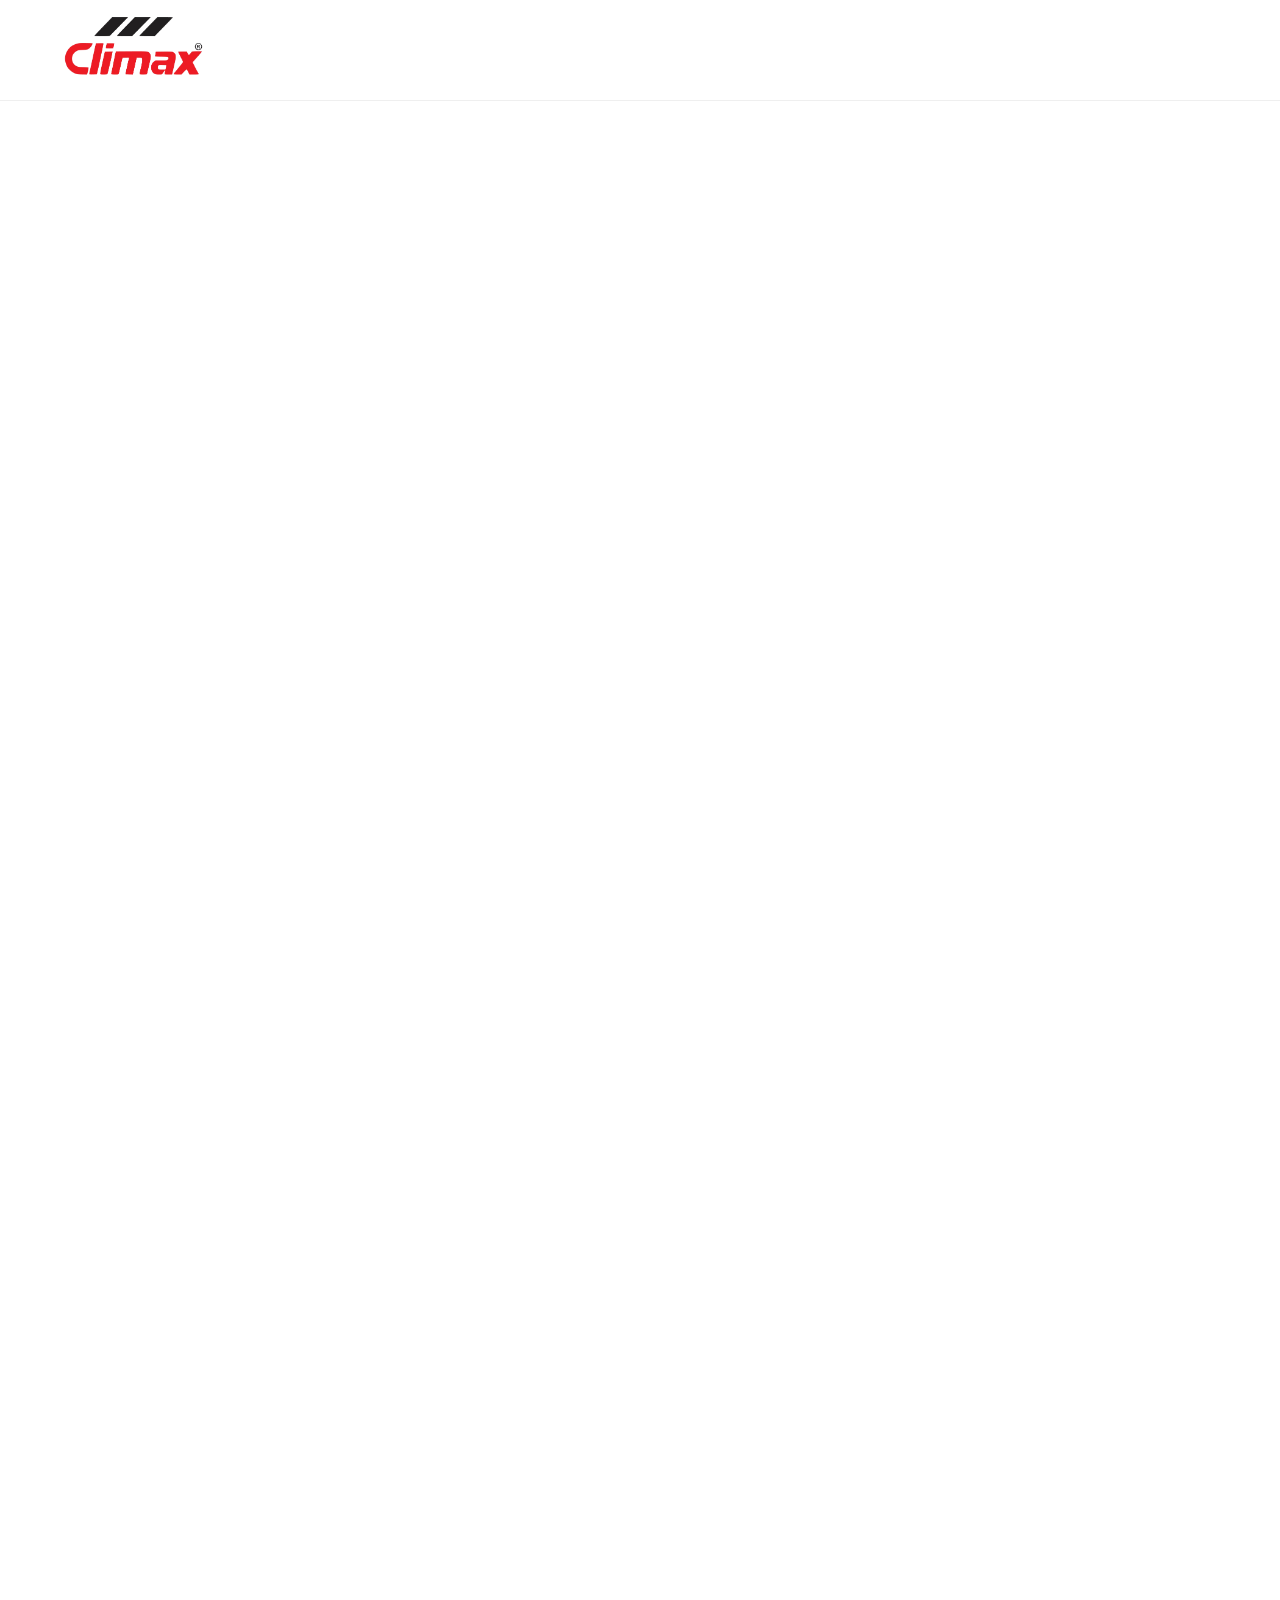
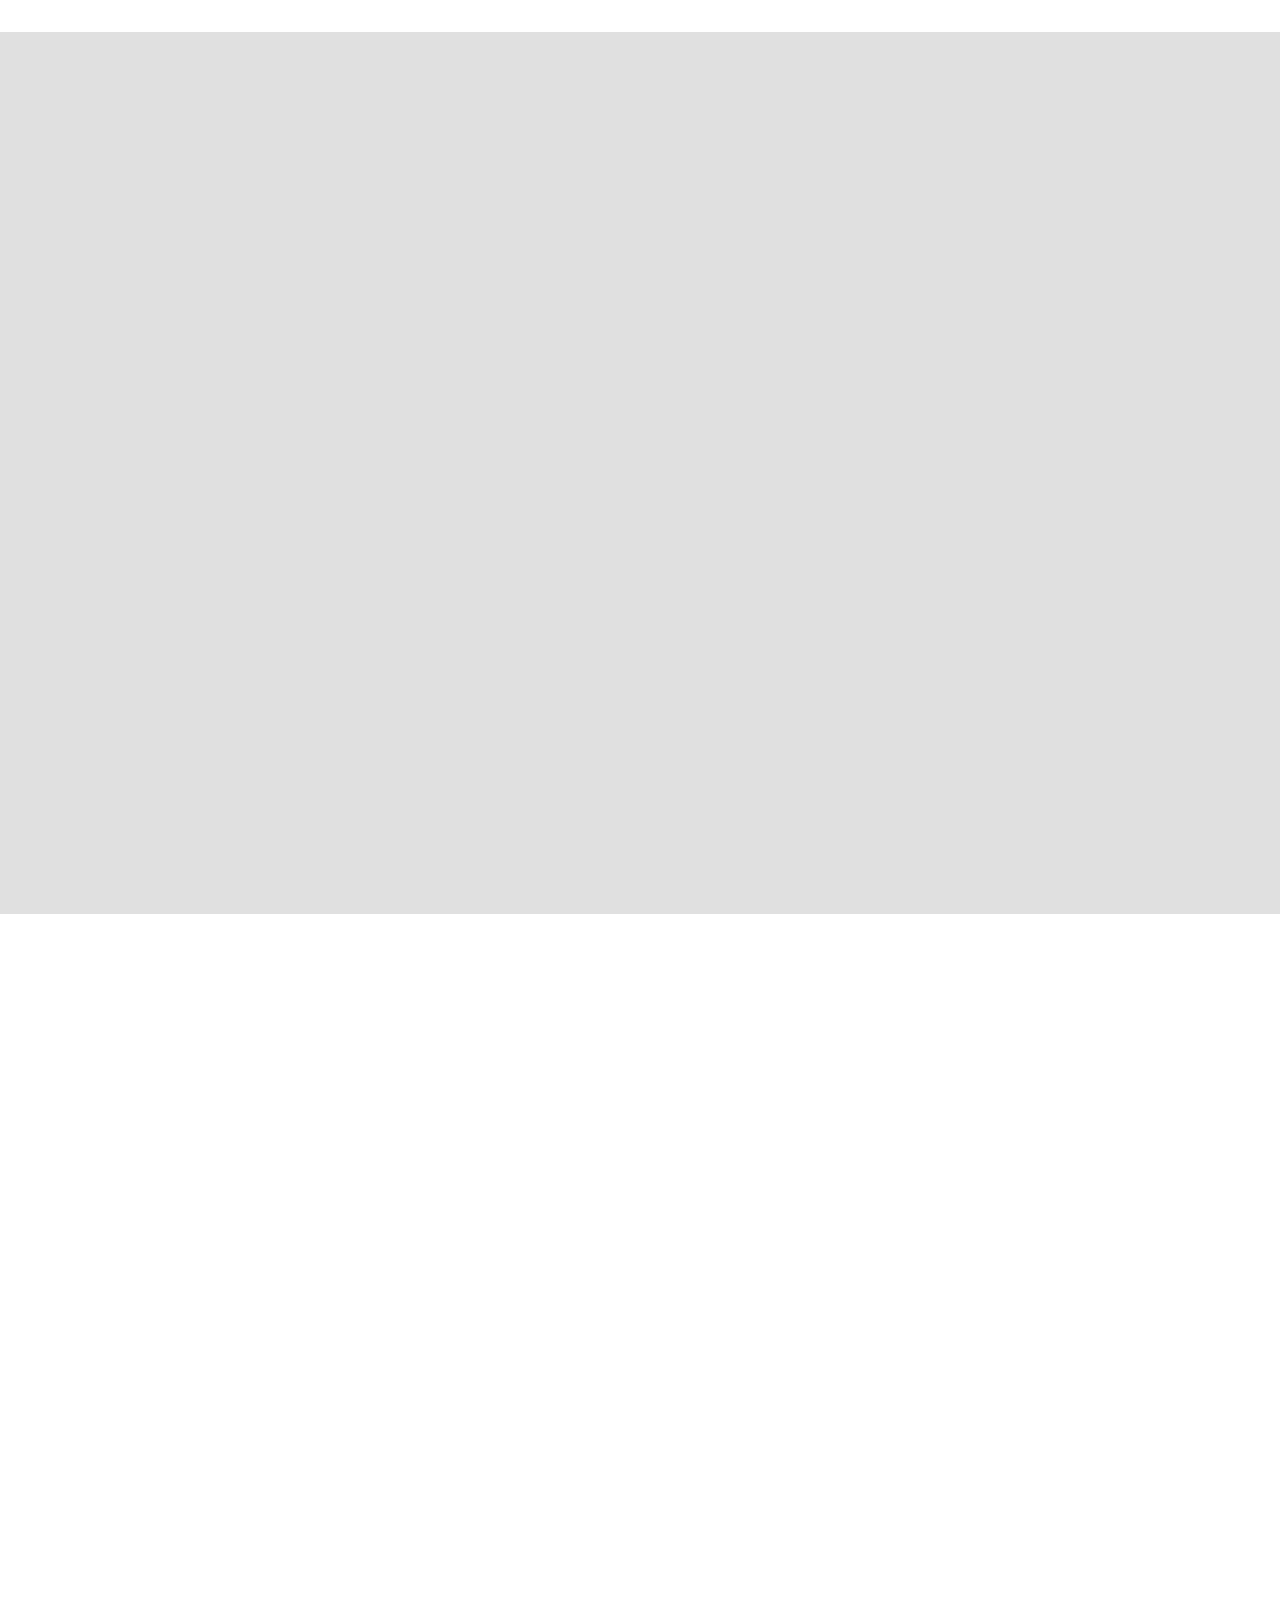
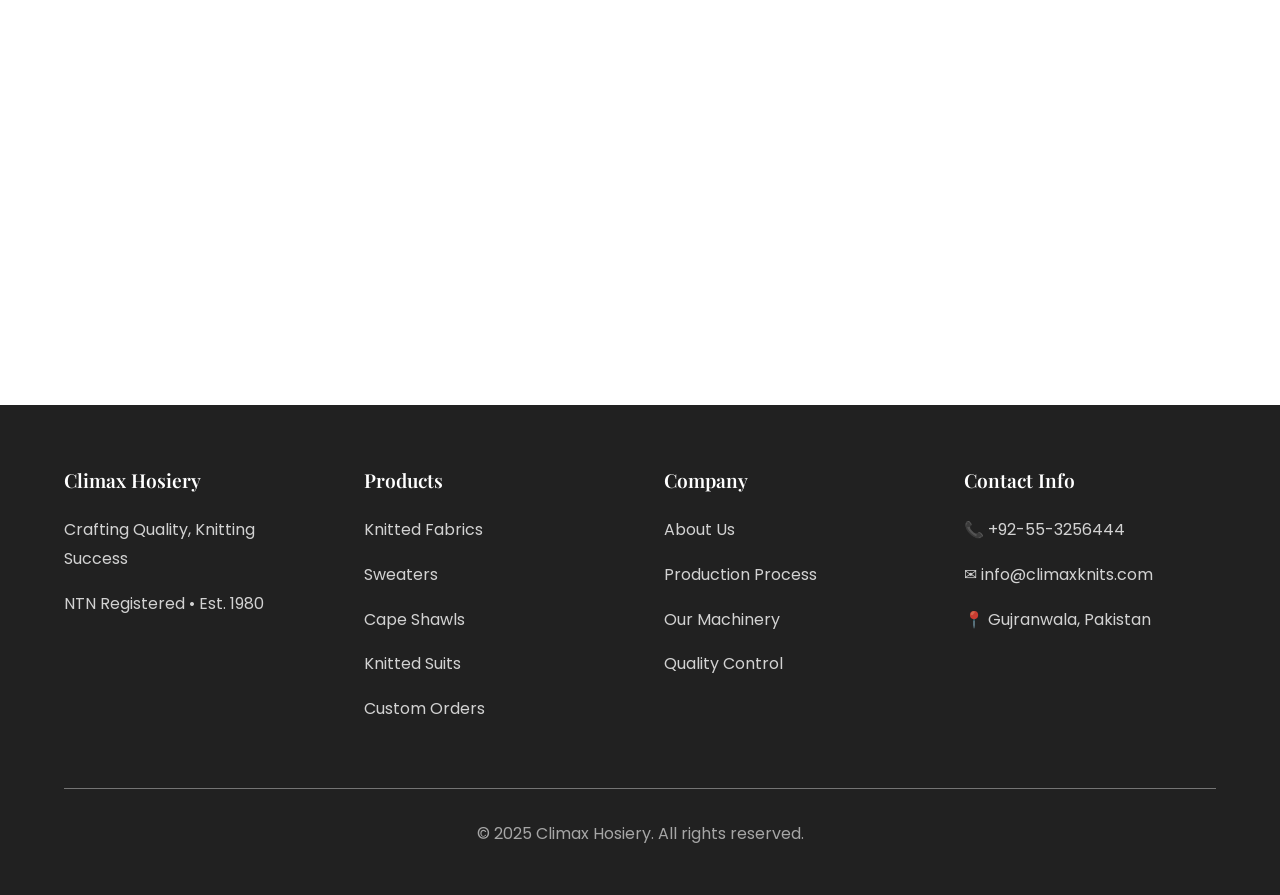
<file: production.html>
<!DOCTYPE html>
<html lang="en">
<head>
  <meta charset="UTF-8">
  <meta name="viewport" content="width=device-width, initial-scale=1.0">
  <title>Production Process - Climax Hosiery | Advanced Manufacturing</title>
  <meta name="description" content="Discover our comprehensive 9-step production process from yarn sourcing to final delivery. Advanced machinery and quality control at every stage.">
  
  <link rel="stylesheet" href="./css/style.css">
  <link rel="icon" href="./assets/images/logo.png" type="image/png">
</head>
<body>
  <header class="header" role="banner">
    <div class="container">
      <div class="header-content">
        <a href="index.html" aria-label="Climax Hosiery Home">
          <img src="./assets/images/logo.png" alt="Climax Hosiery Logo" class="logo">
        </a>
        
        <nav class="nav" role="navigation" aria-label="Main navigation">
          <a href="index.html" class="nav-link">Home</a>
          <a href="about.html" class="nav-link">About</a>
          <a href="products.html" class="nav-link">Products</a>
          <a href="production.html" class="nav-link active">Production</a>
          <a href="machinery.html" class="nav-link">Machinery</a>
          <a href="quality.html" class="nav-link">Quality</a>
          <a href="contact.html" class="nav-link">Contact</a>
        </nav>
        
        <button class="mobile-menu-btn" aria-label="Toggle mobile menu" aria-expanded="false">☰</button>
      </div>
    </div>
  </header>

  <main style="padding-top: 80px;">
    <!-- Page Hero -->
    <section class="section" role="banner">
      <div class="container">
        <div class="text-center fade-in">
          <h1>Production Process</h1>
          <p class="hero-tagline">From raw materials to finished excellence - our comprehensive manufacturing workflow</p>
        </div>
      </div>
    </section>

    <!-- Production Timeline -->
    <section class="section" role="region" aria-labelledby="process-title">
      <div class="container">
        <h2 id="process-title" class="section-title fade-in">Our 9-Step Manufacturing Process</h2>
        
        <div class="process-grid">
          <div class="process-step fade-in" data-step="1">
            <div class="process-icon">🧶</div>
            <h4>Yarn Sourcing</h4>
            <p>Premium yarn imported from China and local acrylic 2/30 & 2/32 specifications sourced from certified suppliers.</p>
          </div>
          
          <div class="process-step fade-in" data-step="2">
            <div class="process-icon">🎨</div>
            <h4>Design Development</h4>
            <p>Collaborative design process with clients, pattern creation, and technical specifications finalization.</p>
          </div>
          
          <div class="process-step fade-in" data-step="3">
            <div class="process-icon">🔄</div>
            <h4>Yarn Preparation</h4>
            <p>Yarn winding and waxing processes to ensure optimal performance during the knitting phase.</p>
          </div>
          
          <div class="process-step fade-in" data-step="4">
            <div class="process-icon">🧵</div>
            <h4>Knitting</h4>
            <p>Advanced knitting using STOLL German and CIXING Chinese machinery for precision and consistency.</p>
          </div>
          
          <div class="process-step fade-in" data-step="5">
            <div class="process-icon">💨</div>
            <h4>Steam Pressing</h4>
            <p>Professional steam pressing to set fabric dimensions and prepare for cutting operations.</p>
          </div>
          
          <div class="process-step fade-in" data-step="6">
            <div class="process-icon">✂️</div>
            <h4>Cutting</h4>
            <p>Precision cutting following approved patterns and specifications with minimal waste generation.</p>
          </div>
          
          <div class="process-step fade-in" data-step="7">
            <div class="process-icon">🪡</div>
            <h4>Stitching</h4>
            <p>Expert stitching operations using industrial-grade equipment for durability and professional finish.</p>
          </div>
          
          <div class="process-step fade-in" data-step="8">
            <div class="process-icon">🔗</div>
            <h4>Linking</h4>
            <p>Specialized linking processes for seamless garment assembly and enhanced durability.</p>
          </div>
          
          <div class="process-step fade-in" data-step="9">
            <div class="process-icon">📦</div>
            <h4>Packing & Delivery</h4>
            <p>Quality inspection, professional packing, and timely delivery to meet client specifications and deadlines.</p>
          </div>
        </div>
      </div>
    </section>

    <!-- Quality Control Integration -->
    <section class="section bg-gray" role="region" aria-labelledby="qc-title">
      <div class="container">
        <h2 id="qc-title" class="section-title fade-in">Quality Control Throughout Production</h2>
        <div class="grid grid-2">
          <div class="slide-in-left">
            <h3>Inspection Checkpoints</h3>
            <ul style="list-style: none; padding: 0; margin-top: var(--spacing-4);">
              <li style="padding: var(--spacing-2); background: var(--white); margin-bottom: var(--spacing-2); border-radius: var(--border-radius); box-shadow: var(--shadow-sm);">
                <strong>Incoming Materials:</strong> Yarn quality verification and specification compliance
              </li>
              <li style="padding: var(--spacing-2); background: var(--white); margin-bottom: var(--spacing-2); border-radius: var(--border-radius); box-shadow: var(--shadow-sm);">
                <strong>Knitting Stage:</strong> Fabric tension, gauge, and pattern accuracy checks
              </li>
              <li style="padding: var(--spacing-2); background: var(--white); margin-bottom: var(--spacing-2); border-radius: var(--border-radius); box-shadow: var(--shadow-sm);">
                <strong>Processing:</strong> Steam pressing quality and dimensional stability
              </li>
              <li style="padding: var(--spacing-2); background: var(--white); margin-bottom: var(--spacing-2); border-radius: var(--border-radius); box-shadow: var(--shadow-sm);">
                <strong>Assembly:</strong> Stitching quality, seam strength, and alignment verification
              </li>
              <li style="padding: var(--spacing-2); background: var(--white); margin-bottom: var(--spacing-2); border-radius: var(--border-radius); box-shadow: var(--shadow-sm);">
                <strong>Final Inspection:</strong> Complete quality audit before packaging
              </li>
            </ul>
          </div>
          
          <div class="slide-in-right">
            <div class="card">
              <h3>Production Standards</h3>
              <img src="./assets/images/product-7.jpg" alt="Quality Control Process" class="card-image" loading="lazy">
              <div style="padding: var(--spacing-3);">
                <p>Our rigorous quality control system ensures every product meets international export standards. Each step includes documented checkpoints and approval processes.</p>
                <a href="quality.html" class="btn btn-outline mt-4">Quality Details</a>
              </div>
            </div>
          </div>
        </div>
      </div>
    </section>

    <!-- Production Capacity -->
    <section class="section" role="region" aria-labelledby="capacity-title">
      <div class="container">
        <h2 id="capacity-title" class="section-title fade-in">Production Specifications</h2>
        <div class="grid grid-2">
          <div class="card fade-in">
            <h4>Technical Capabilities</h4>
            <div class="mt-4">
              <div style="display: grid; grid-template-columns: 1fr 1fr; gap: var(--spacing-2); margin-bottom: var(--spacing-3);">
                <div style="padding: var(--spacing-2); background: var(--neutral-100); border-radius: 8px;">
                  <strong>Gauge Range:</strong><br>Multiple gauge options
                </div>
                <div style="padding: var(--spacing-2); background: var(--neutral-100); border-radius: 8px;">
                  <strong>Yarn Count:</strong><br>2/30, 2/32 & custom
                </div>
                <div style="padding: var(--spacing-2); background: var(--neutral-100); border-radius: 8px;">
                  <strong>Fabric Weight:</strong><br>Various GSM available
                </div>
                <div style="padding: var(--spacing-2); background: var(--neutral-100); border-radius: 8px;">
                  <strong>Width Options:</strong><br>Standard & custom widths
                </div>
              </div>
              <!-- TODO: Add specific technical specifications -->
              <p class="text-gray"><em>Note: Detailed specifications available upon inquiry</em></p>
            </div>
          </div>
          
          <div class="card fade-in">
            <h4>Order Processing</h4>
            <div class="timeline" style="padding-left: var(--spacing-4); margin-top: var(--spacing-4);">
              <div class="timeline-item">
                <div class="timeline-content" style="margin-left: var(--spacing-2);">
                  <strong>Order Confirmation</strong>
                  <p>Specifications review and production planning</p>
                </div>
              </div>
              <div class="timeline-item">
                <div class="timeline-content" style="margin-left: var(--spacing-2);">
                  <strong>Material Preparation</strong>
                  <p>Yarn sourcing and quality verification</p>
                </div>
              </div>
              <div class="timeline-item">
                <div class="timeline-content" style="margin-left: var(--spacing-2);">
                  <strong>Production & QC</strong>
                  <p>Manufacturing with continuous quality monitoring</p>
                </div>
              </div>
              <div class="timeline-item" style="padding-bottom: 0;">
                <div class="timeline-content" style="margin-left: var(--spacing-2);">
                  <strong>Delivery</strong>
                  <p>Final inspection, packing, and shipment</p>
                </div>
              </div>
            </div>
          </div>
        </div>
      </div>
    </section>
  </main>

  <footer class="footer" role="contentinfo">
    <div class="container">
      <div class="footer-content">
        <div class="footer-section">
          <h4>Climax Hosiery</h4>
          <p>Crafting Quality, Knitting Success</p>
          <p>NTN Registered • Est. 1980</p>
        </div>
        
        <div class="footer-section">
          <h4>Products</h4>
          <p><a href="product-fabrics.html">Knitted Fabrics</a></p>
          <p><a href="product-sweaters.html">Sweaters</a></p>
          <p><a href="product-cape-shawls.html">Cape Shawls</a></p>
          <p><a href="product-suits.html">Knitted Suits</a></p>
          <p><a href="product-custom.html">Custom Orders</a></p>
        </div>
        
        <div class="footer-section">
          <h4>Company</h4>
          <p><a href="about.html">About Us</a></p>
          <p><a href="production.html">Production Process</a></p>
          <p><a href="machinery.html">Our Machinery</a></p>
          <p><a href="quality.html">Quality Control</a></p>
        </div>
        
        <div class="footer-section">
          <h4>Contact Info</h4>
          <p>📞 +92-55-3256444</p>
          <p>✉️ info@climaxknits.com</p>
          <p>📍 Gujranwala, Pakistan</p>
        </div>
      </div>
      
      <div class="footer-bottom">
        <p>&copy; 2025 Climax Hosiery. All rights reserved.</p>
      </div>
    </div>
  </footer>

  <script src="./js/main.js"></script>
</body>
</html>
</file>
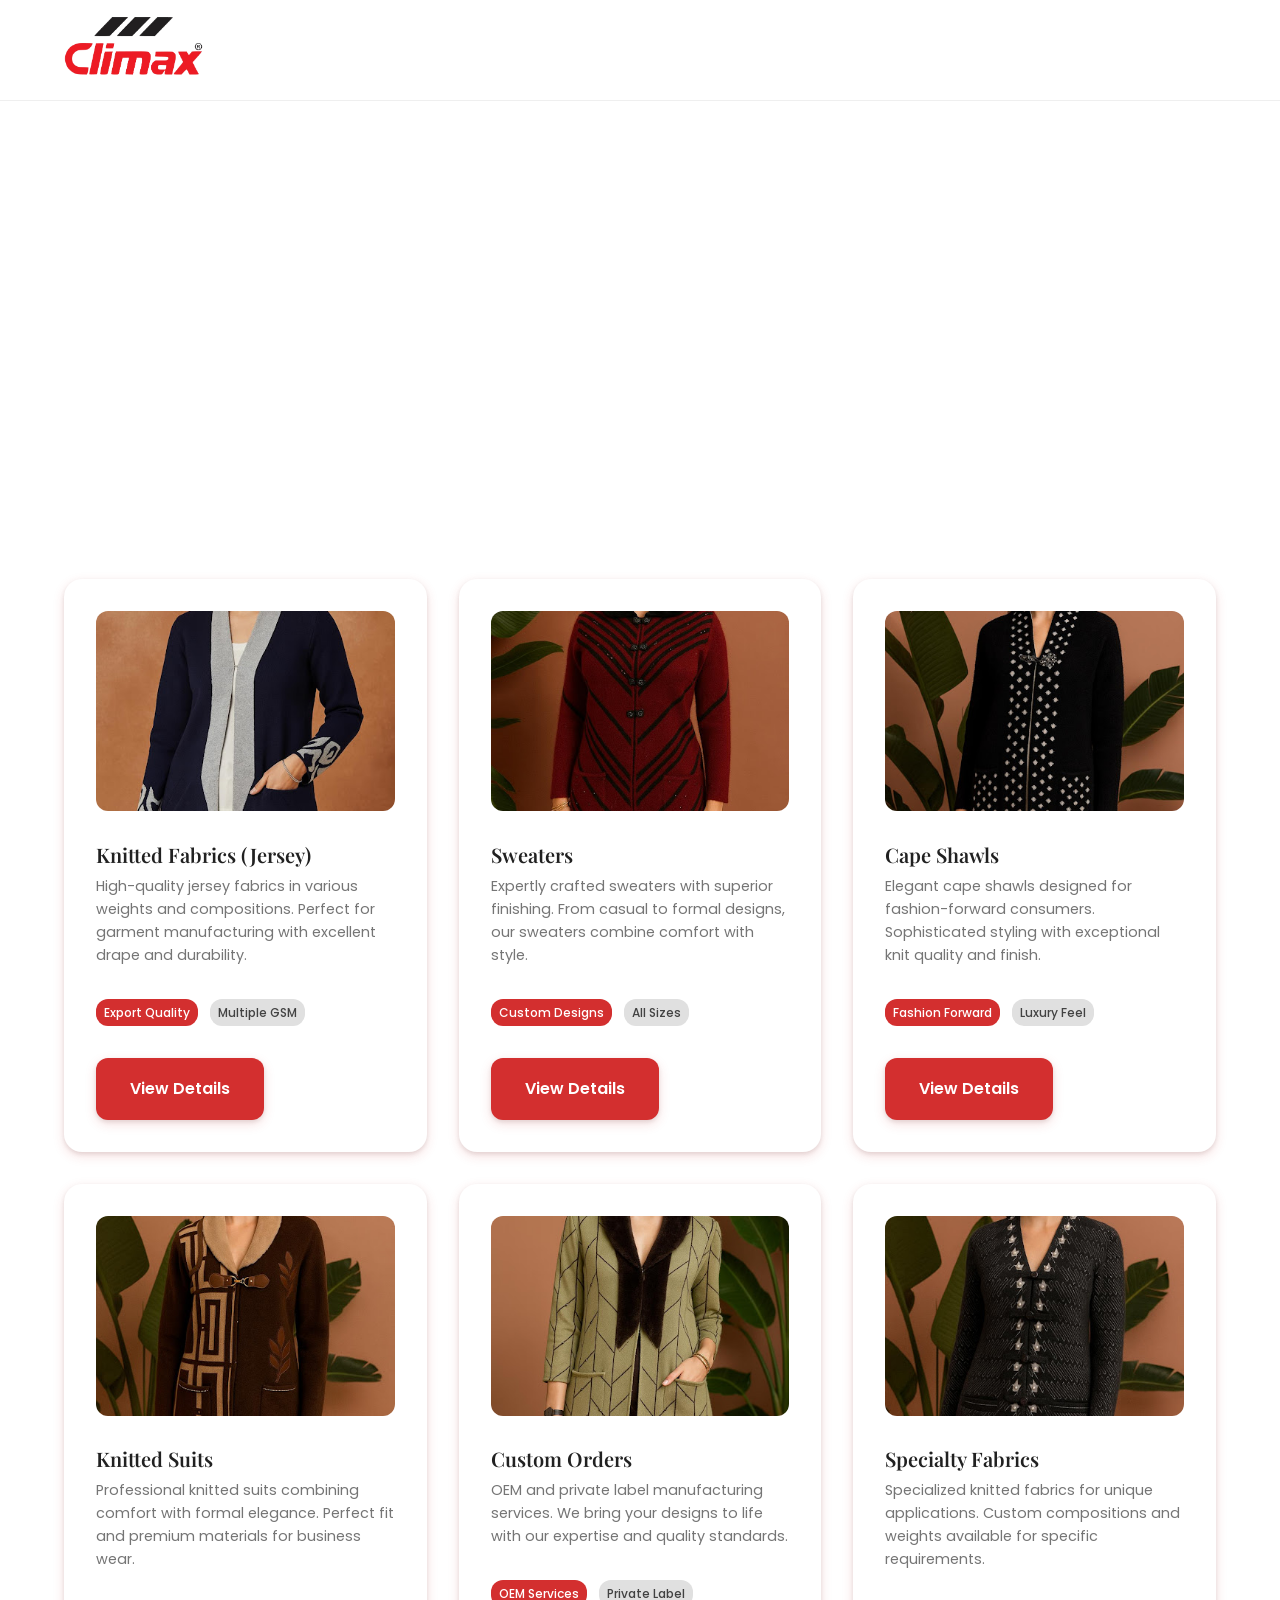
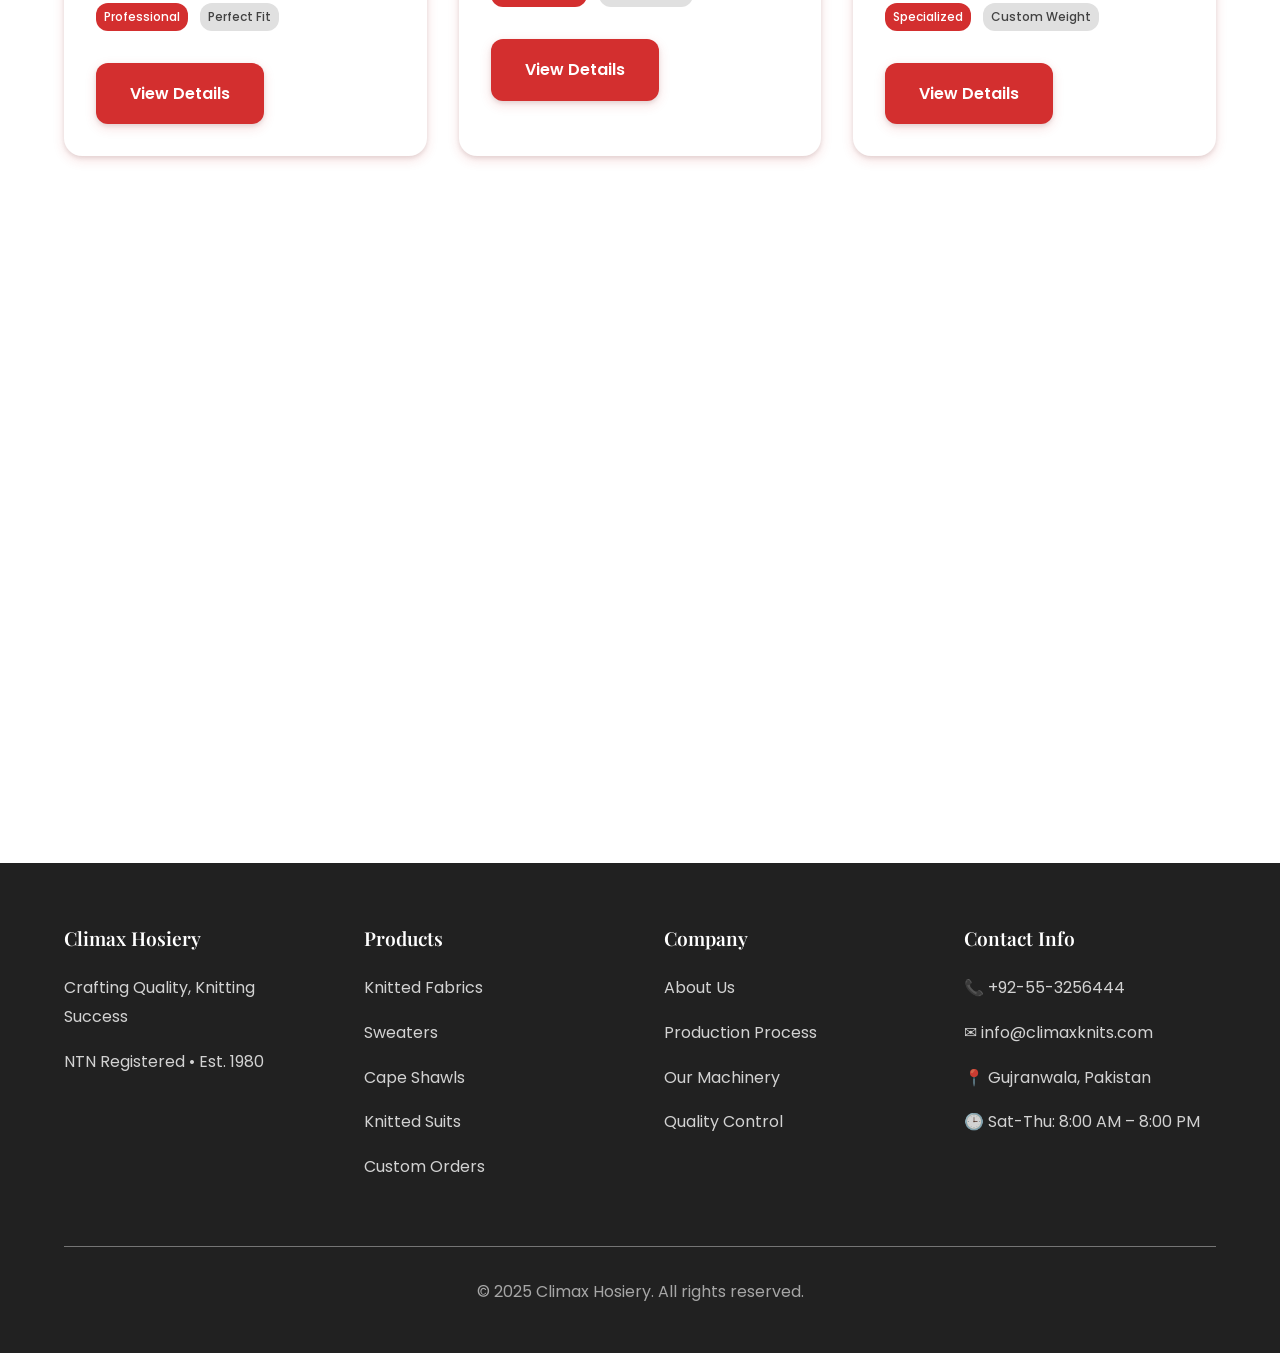
<file: products.html>
<!DOCTYPE html>
<html lang="en">
<head>
  <meta charset="UTF-8">
  <meta name="viewport" content="width=device-width, initial-scale=1.0">
  <title>Products - Climax Hosiery | Premium Knitted Fabrics & Garments</title>
  <meta name="description" content="Explore our comprehensive range of knitted fabrics, sweaters, cape shawls, suits, and custom garments. Export quality manufacturing from Pakistan.">
  
  <link rel="stylesheet" href="./css/style.css">
  <link rel="icon" href="./assets/images/logo.png" type="image/png">
</head>
<body>
  <header class="header" role="banner">
    <div class="container">
      <div class="header-content">
        <a href="index.html" aria-label="Climax Hosiery Home">
          <img src="./assets/images/logo.png" alt="Climax Hosiery Logo" class="logo">
        </a>
        
        <nav class="nav" role="navigation" aria-label="Main navigation">
          <a href="index.html" class="nav-link">Home</a>
          <a href="about.html" class="nav-link">About</a>
          <a href="products.html" class="nav-link active">Products</a>
          <a href="production.html" class="nav-link">Production</a>
          <a href="machinery.html" class="nav-link">Machinery</a>
          <a href="quality.html" class="nav-link">Quality</a>
          <a href="contact.html" class="nav-link">Contact</a>
        </nav>
        
        <button class="mobile-menu-btn" aria-label="Toggle mobile menu" aria-expanded="false">☰</button>
      </div>
    </div>
  </header>

  <main style="padding-top: 80px;">
    <!-- Page Hero -->
    <section class="section" role="banner">
      <div class="container">
        <div class="text-center fade-in">
          <h1>Our Product Range</h1>
          <p class="hero-tagline">Premium knitted fabrics and garments for global markets</p>
        </div>
      </div>
    </section>

    <!-- Product Filters -->
    <section class="section" role="region" aria-labelledby="products-title">
      <div class="container">
        <div class="filter-tabs fade-in">
          <button class="filter-btn active" data-filter="all">All Products</button>
          <button class="filter-btn" data-filter="fabrics">Knitted Fabrics</button>
          <button class="filter-btn" data-filter="sweaters">Sweaters</button>
          <button class="filter-btn" data-filter="shawls">Cape Shawls</button>
          <button class="filter-btn" data-filter="suits">Knitted Suits</button>
          <button class="filter-btn" data-filter="custom">Custom Orders</button>
        </div>

        <div class="product-grid">
          <article class="card product-card visible fade-in" data-category="fabrics">
            <img src="./assets/images/product-1.jpg" alt="Premium Knitted Fabrics" class="card-image" loading="lazy">
            <div class="card-content">
              <h3 class="card-title">Knitted Fabrics (Jersey)</h3>
              <p class="card-text">High-quality jersey fabrics in various weights and compositions. Perfect for garment manufacturing with excellent drape and durability.</p>
              <div class="mt-4">
                <span class="badge bg-red">Export Quality</span>
                <span class="badge bg-gray ml-2">Multiple GSM</span>
              </div>
              <a href="product-fabrics.html" class="btn btn-primary mt-4">View Details</a>
            </div>
          </article>

          <article class="card product-card visible fade-in" data-category="sweaters">
            <img src="./assets/images/product-2.jpg" alt="Premium Sweaters" class="card-image" loading="lazy">
            <div class="card-content">
              <h3 class="card-title">Sweaters</h3>
              <p class="card-text">Expertly crafted sweaters with superior finishing. From casual to formal designs, our sweaters combine comfort with style.</p>
              <div class="mt-4">
                <span class="badge bg-red">Custom Designs</span>
                <span class="badge bg-gray ml-2">All Sizes</span>
              </div>
              <a href="product-sweaters.html" class="btn btn-primary mt-4">View Details</a>
            </div>
          </article>

          <article class="card product-card visible fade-in" data-category="shawls">
            <img src="./assets/images/product-3.jpg" alt="Elegant Cape Shawls" class="card-image" loading="lazy">
            <div class="card-content">
              <h3 class="card-title">Cape Shawls</h3>
              <p class="card-text">Elegant cape shawls designed for fashion-forward consumers. Sophisticated styling with exceptional knit quality and finish.</p>
              <div class="mt-4">
                <span class="badge bg-red">Fashion Forward</span>
                <span class="badge bg-gray ml-2">Luxury Feel</span>
              </div>
              <a href="product-cape-shawls.html" class="btn btn-primary mt-4">View Details</a>
            </div>
          </article>

          <article class="card product-card visible fade-in" data-category="suits">
            <img src="./assets/images/product-4.jpg" alt="Professional Knitted Suits" class="card-image" loading="lazy">
            <div class="card-content">
              <h3 class="card-title">Knitted Suits</h3>
              <p class="card-text">Professional knitted suits combining comfort with formal elegance. Perfect fit and premium materials for business wear.</p>
              <div class="mt-4">
                <span class="badge bg-red">Professional</span>
                <span class="badge bg-gray ml-2">Perfect Fit</span>
              </div>
              <a href="product-suits.html" class="btn btn-primary mt-4">View Details</a>
            </div>
          </article>

          <article class="card product-card visible fade-in" data-category="custom">
            <img src="./assets/images/product-5.jpg" alt="Custom Manufacturing" class="card-image" loading="lazy">
            <div class="card-content">
              <h3 class="card-title">Custom Orders</h3>
              <p class="card-text">OEM and private label manufacturing services. We bring your designs to life with our expertise and quality standards.</p>
              <div class="mt-4">
                <span class="badge bg-red">OEM Services</span>
                <span class="badge bg-gray ml-2">Private Label</span>
              </div>
              <a href="product-custom.html" class="btn btn-primary mt-4">View Details</a>
            </div>
          </article>

          <article class="card product-card visible fade-in" data-category="fabrics">
            <img src="./assets/images/product-6.jpg" alt="Specialty Fabrics" class="card-image" loading="lazy">
            <div class="card-content">
              <h3 class="card-title">Specialty Fabrics</h3>
              <p class="card-text">Specialized knitted fabrics for unique applications. Custom compositions and weights available for specific requirements.</p>
              <div class="mt-4">
                <span class="badge bg-red">Specialized</span>
                <span class="badge bg-gray ml-2">Custom Weight</span>
              </div>
              <a href="product-fabrics.html" class="btn btn-primary mt-4">View Details</a>
            </div>
          </article>
        </div>
      </div>
    </section>

    <!-- Manufacturing Capabilities -->
    <section class="section" role="region" aria-labelledby="capabilities-title">
      <div class="container">
        <h2 id="capabilities-title" class="section-title fade-in">Manufacturing Capabilities</h2>
        <div class="grid grid-3">
          <div class="card slide-in-left">
            <h4>Production Capacity</h4>
            <ul style="list-style: none; padding: 0;">
              <li style="padding: 8px 0; border-bottom: 1px solid var(--neutral-200);">
                <strong>Annual Capacity:</strong> 50,000-60,000 pieces
              </li>
              <li style="padding: 8px 0; border-bottom: 1px solid var(--neutral-200);">
                <strong>Workforce:</strong> 50+ skilled employees
              </li>
              <li style="padding: 8px 0; border-bottom: 1px solid var(--neutral-200);">
                <strong>Operating Hours:</strong> Sat-Thu 8 AM - 8 PM
              </li>
              <li style="padding: 8px 0;">
                <strong>Quality System:</strong> Comprehensive QC process
              </li>
            </ul>
          </div>
          
          <div class="card fade-in">
            <h4>Raw Materials</h4>
            <ul style="list-style: none; padding: 0;">
              <li style="padding: 8px 0; border-bottom: 1px solid var(--neutral-200);">
                <strong>Imported Yarn:</strong> Premium quality from China
              </li>
              <li style="padding: 8px 0; border-bottom: 1px solid var(--neutral-200);">
                <strong>Local Acrylic:</strong> 2/30 & 2/32 specifications
              </li>
              <li style="padding: 8px 0; border-bottom: 1px solid var(--neutral-200);">
                <strong>Sourcing:</strong> Certified suppliers only
              </li>
              <li style="padding: 8px 0;">
                <strong>Quality Control:</strong> Incoming material inspection
              </li>
            </ul>
          </div>
          
          <div class="card slide-in-right">
            <h4>Business Terms</h4>
            <ul style="list-style: none; padding: 0;">
              <li style="padding: 8px 0; border-bottom: 1px solid var(--neutral-200);">
                <strong>MOQ:</strong> Negotiable per product type
              </li>
              <li style="padding: 8px 0; border-bottom: 1px solid var(--neutral-200);">
                <strong>Sample Time:</strong> ~7 working days
              </li>
              <li style="padding: 8px 0; border-bottom: 1px solid var(--neutral-200);">
                <strong>Payment:</strong> 50% deposit, balance on delivery
              </li>
              <li style="padding: 8px 0;">
                <strong>References:</strong> Available on request
              </li>
            </ul>
          </div>
        </div>
      </div>
    </section>
  </main>

  <footer class="footer" role="contentinfo">
    <div class="container">
      <div class="footer-content">
        <div class="footer-section">
          <h4>Climax Hosiery</h4>
          <p>Crafting Quality, Knitting Success</p>
          <p>NTN Registered • Est. 1980</p>
        </div>
        
        <div class="footer-section">
          <h4>Products</h4>
          <p><a href="product-fabrics.html">Knitted Fabrics</a></p>
          <p><a href="product-sweaters.html">Sweaters</a></p>
          <p><a href="product-cape-shawls.html">Cape Shawls</a></p>
          <p><a href="product-suits.html">Knitted Suits</a></p>
          <p><a href="product-custom.html">Custom Orders</a></p>
        </div>
        
        <div class="footer-section">
          <h4>Company</h4>
          <p><a href="about.html">About Us</a></p>
          <p><a href="production.html">Production Process</a></p>
          <p><a href="machinery.html">Our Machinery</a></p>
          <p><a href="quality.html">Quality Control</a></p>
        </div>
        
        <div class="footer-section">
          <h4>Contact Info</h4>
          <p>📞 +92-55-3256444</p>
          <p>✉️ info@climaxknits.com</p>
          <p>📍 Gujranwala, Pakistan</p>
          <p>🕒 Sat-Thu: 8:00 AM – 8:00 PM</p>
        </div>
      </div>
      
      <div class="footer-bottom">
        <p>&copy; 2025 Climax Hosiery. All rights reserved.</p>
      </div>
    </div>
  </footer>

  <script src="./js/main.js"></script>
</body>
</html>
</file>
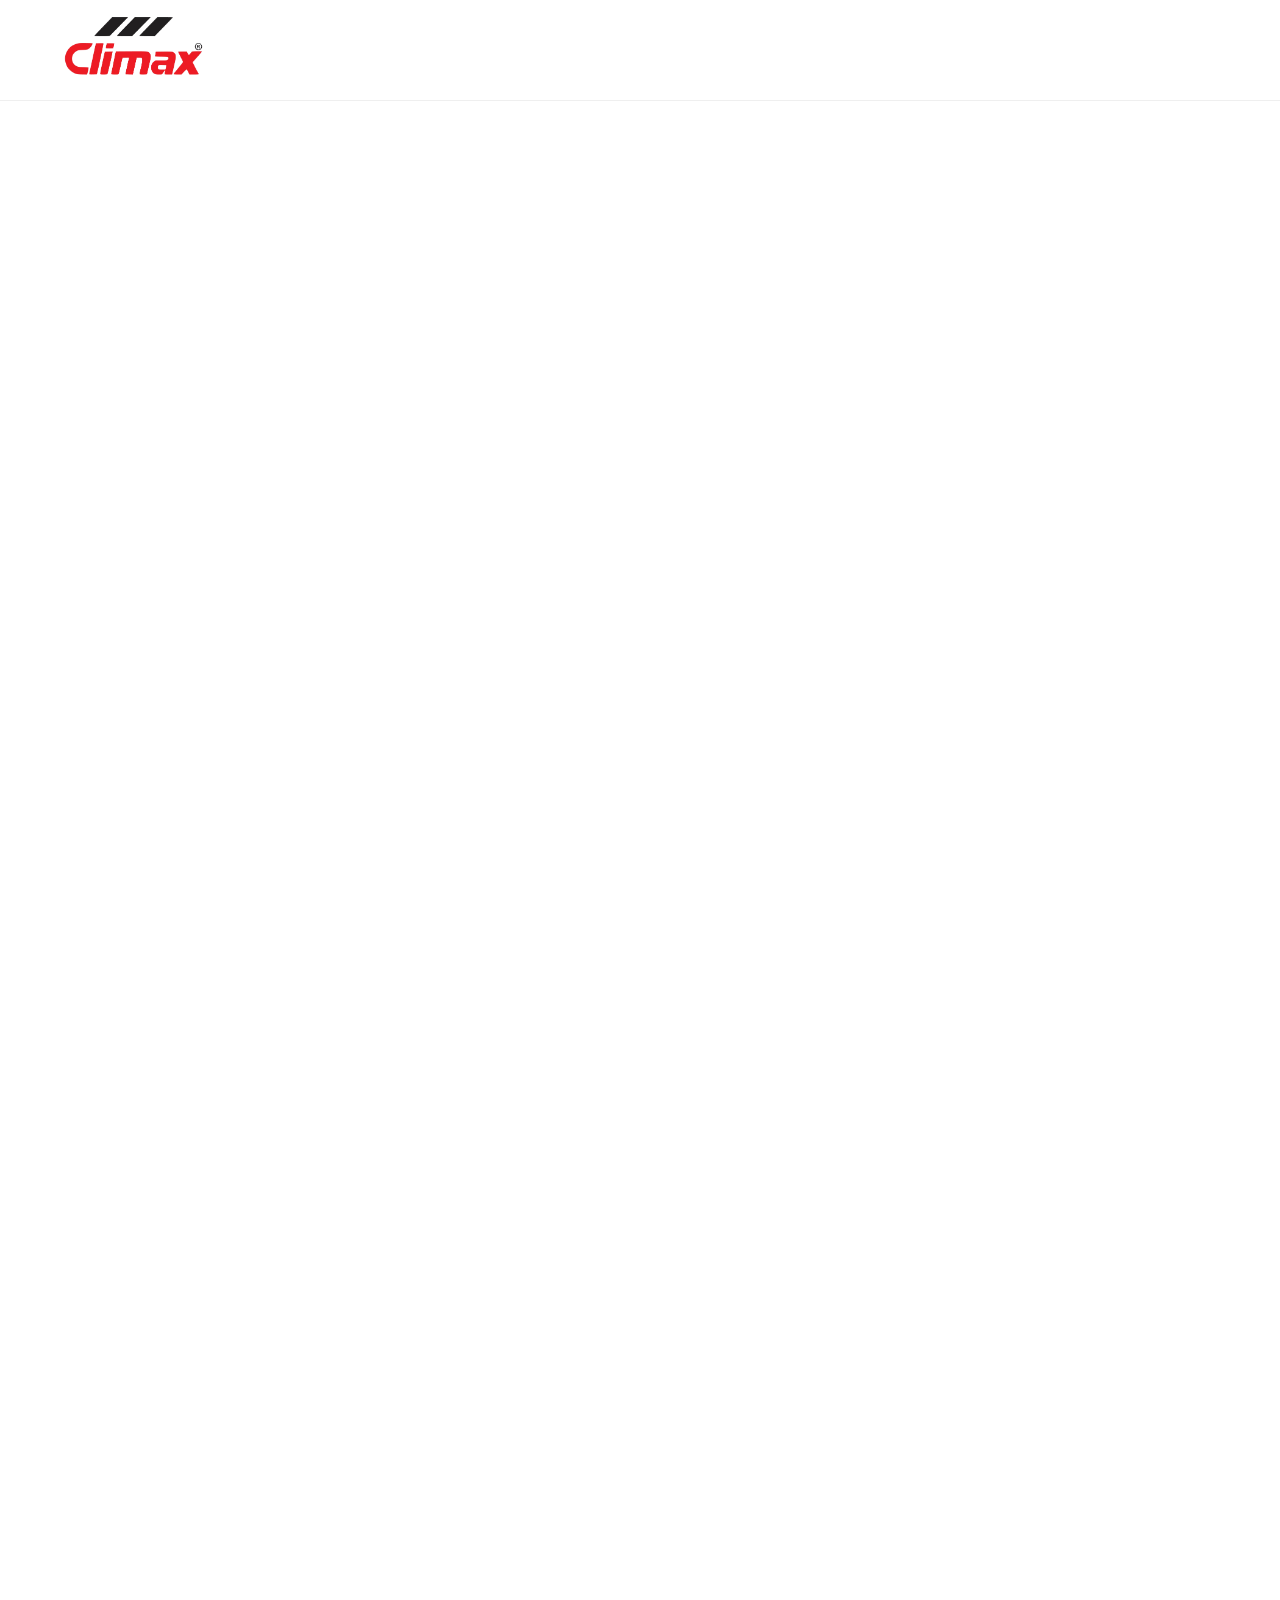
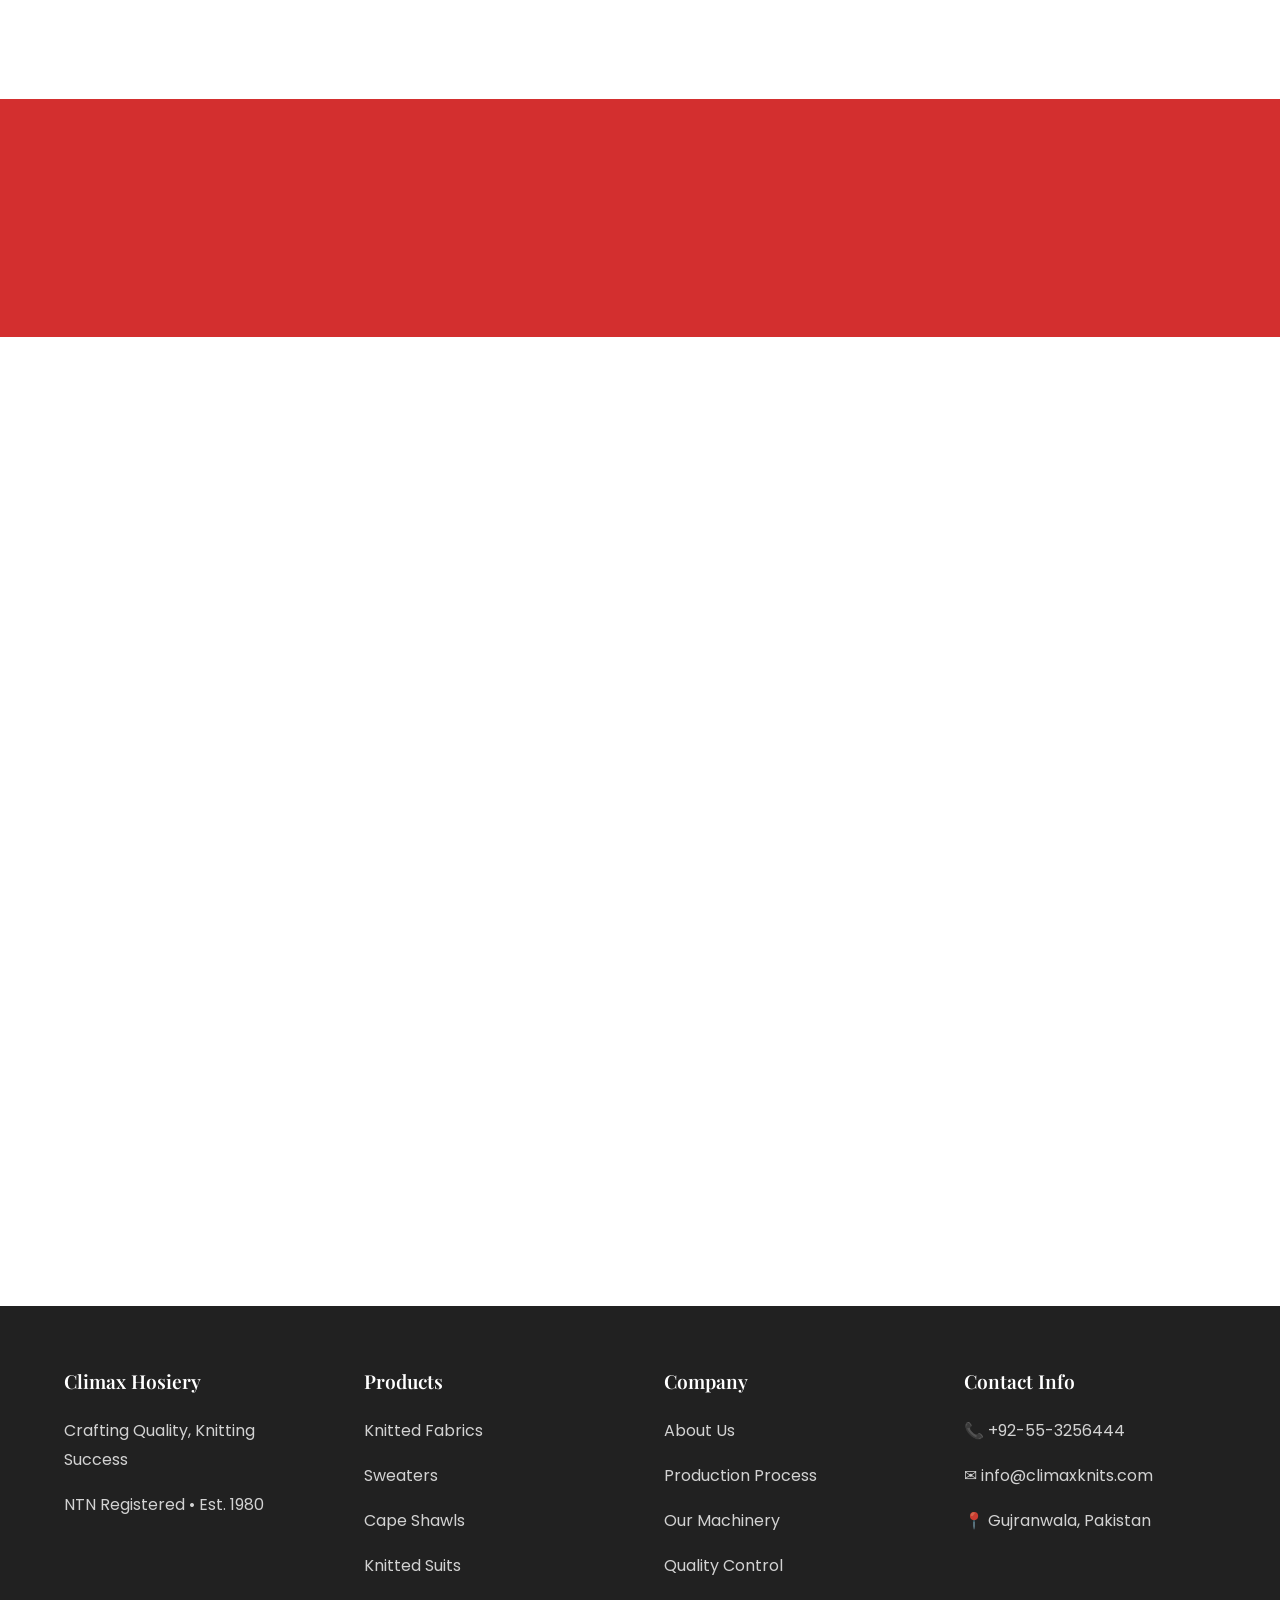
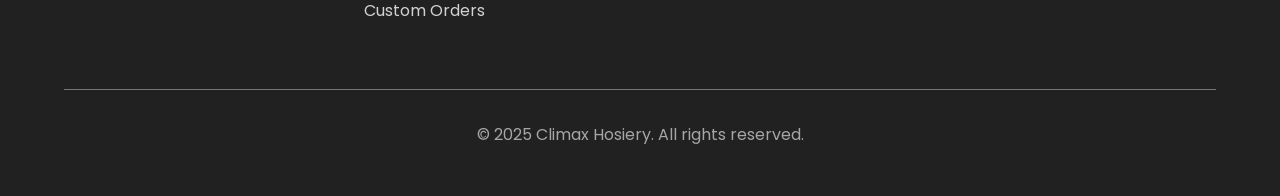
<file: quality.html>
<!DOCTYPE html>
<html lang="en">
<head>
  <meta charset="UTF-8">
  <meta name="viewport" content="width=device-width, initial-scale=1.0">
  <title>Quality Control - Climax Hosiery | Export Standard Manufacturing</title>
  <meta name="description" content="Learn about our comprehensive quality control processes ensuring export-standard products. Rigorous testing and inspection at every production stage.">
  
  <link rel="stylesheet" href="./css/style.css">
  <link rel="icon" href="./assets/images/logo.png" type="image/png">
</head>
<body>
  <header class="header" role="banner">
    <div class="container">
      <div class="header-content">
        <a href="index.html" aria-label="Climax Hosiery Home">
          <img src="./assets/images/logo.png" alt="Climax Hosiery Logo" class="logo">
        </a>
        
        <nav class="nav" role="navigation" aria-label="Main navigation">
          <a href="index.html" class="nav-link">Home</a>
          <a href="about.html" class="nav-link">About</a>
          <a href="products.html" class="nav-link">Products</a>
          <a href="production.html" class="nav-link">Production</a>
          <a href="machinery.html" class="nav-link">Machinery</a>
          <a href="quality.html" class="nav-link active">Quality</a>
          <a href="contact.html" class="nav-link">Contact</a>
        </nav>
        
        <button class="mobile-menu-btn" aria-label="Toggle mobile menu" aria-expanded="false">☰</button>
      </div>
    </div>
  </header>

  <main style="padding-top: 80px;">
    <!-- Page Hero -->
    <section class="section" role="banner">
      <div class="container">
        <div class="text-center fade-in">
          <h1>Quality Control Excellence</h1>
          <p class="hero-tagline">Rigorous standards ensuring export-quality products</p>
        </div>
      </div>
    </section>

    <!-- QC Checklist Cards -->
    <section class="section" role="region" aria-labelledby="qc-checklist">
      <div class="container">
        <h2 id="qc-checklist" class="section-title fade-in">Quality Control Checklist</h2>
        
        <div class="grid grid-2">
          <div class="card slide-in-left">
            <h4>📝 Pre-Production Quality Checks</h4>
            <ul style="list-style: none; padding: 0; margin-top: var(--spacing-3);">
              <li style="padding: var(--spacing-2); background: var(--neutral-100); margin-bottom: var(--spacing-2); border-radius: 8px; border-left: 4px solid var(--primary-red);">
                <strong>Yarn Inspection:</strong> Weight, twist, strength, and color consistency verification
              </li>
              <li style="padding: var(--spacing-2); background: var(--neutral-100); margin-bottom: var(--spacing-2); border-radius: 8px; border-left: 4px solid var(--primary-red);">
                <strong>Design Approval:</strong> Pattern verification and technical specification review
              </li>
              <li style="padding: var(--spacing-2); background: var(--neutral-100); margin-bottom: var(--spacing-2); border-radius: 8px; border-left: 4px solid var(--primary-red);">
                <strong>Machine Calibration:</strong> Equipment settings verification and test runs
              </li>
              <li style="padding: var(--spacing-2); background: var(--neutral-100); border-radius: 8px; border-left: 4px solid var(--primary-red);">
                <strong>Sample Production:</strong> Initial samples for client approval before bulk production
              </li>
            </ul>
          </div>

          <div class="card slide-in-right">
            <h4>🔍 In-Process Quality Control</h4>
            <ul style="list-style: none; padding: 0; margin-top: var(--spacing-3);">
              <li style="padding: var(--spacing-2); background: var(--neutral-100); margin-bottom: var(--spacing-2); border-radius: 8px; border-left: 4px solid var(--primary-red);">
                <strong>Knitting Monitoring:</strong> Real-time fabric quality and pattern accuracy checks
              </li>
              <li style="padding: var(--spacing-2); background: var(--neutral-100); margin-bottom: var(--spacing-2); border-radius: 8px; border-left: 4px solid var(--primary-red);">
                <strong>Dimensional Control:</strong> Continuous measurement of fabric width and length
              </li>
              <li style="padding: var(--spacing-2); background: var(--neutral-100); margin-bottom: var(--spacing-2); border-radius: 8px; border-left: 4px solid var(--primary-red);">
                <strong>Color Matching:</strong> Batch-to-batch color consistency verification
              </li>
              <li style="padding: var(--spacing-2); background: var(--neutral-100); border-radius: 8px; border-left: 4px solid var(--primary-red);">
                <strong>Defect Identification:</strong> Immediate identification and correction of any irregularities
              </li>
            </ul>
          </div>

          <div class="card fade-in">
            <h4>✅ Final Quality Assurance</h4>
            <ul style="list-style: none; padding: 0; margin-top: var(--spacing-3);">
              <li style="padding: var(--spacing-2); background: var(--neutral-100); margin-bottom: var(--spacing-2); border-radius: 8px; border-left: 4px solid var(--primary-red);">
                <strong>Garment Inspection:</strong> Complete finished product quality audit
              </li>
              <li style="padding: var(--spacing-2); background: var(--neutral-100); margin-bottom: var(--spacing-2); border-radius: 8px; border-left: 4px solid var(--primary-red);">
                <strong>Measurement Verification:</strong> Size accuracy and specification compliance
              </li>
              <li style="padding: var(--spacing-2); background: var(--neutral-100); margin-bottom: var(--spacing-2); border-radius: 8px; border-left: 4px solid var(--primary-red);">
                <strong>Finishing Quality:</strong> Seams, hems, and overall construction review
              </li>
              <li style="padding: var(--spacing-2); background: var(--neutral-100); border-radius: 8px; border-left: 4px solid var(--primary-red);">
                <strong>Packaging Standards:</strong> Professional packaging and shipping preparation
              </li>
            </ul>
          </div>

          <div class="card fade-in">
            <h4>🌟 Export Standards Compliance</h4>
            <ul style="list-style: none; padding: 0; margin-top: var(--spacing-3);">
              <li style="padding: var(--spacing-2); background: var(--neutral-100); margin-bottom: var(--spacing-2); border-radius: 8px; border-left: 4px solid var(--primary-red);">
                <strong>International Standards:</strong> Meeting US, UK, Canada, and African market requirements
              </li>
              <li style="padding: var(--spacing-2); background: var(--neutral-100); margin-bottom: var(--spacing-2); border-radius: 8px; border-left: 4px solid var(--primary-red);">
                <strong>Documentation:</strong> Complete traceability and quality certificates
              </li>
              <li style="padding: var(--spacing-2); background: var(--neutral-100); margin-bottom: var(--spacing-2); border-radius: 8px; border-left: 4px solid var(--primary-red);">
                <strong>Testing Protocols:</strong> Fabric performance and durability testing
              </li>
              <li style="padding: var(--spacing-2); background: var(--neutral-100); border-radius: 8px; border-left: 4px solid var(--primary-red);">
                <strong>Certification Ready:</strong> Compliance with international textile standards
              </li>
            </ul>
          </div>
        </div>
      </div>
    </section>

    <!-- Quality Statistics -->
    <section class="stats" role="region" aria-label="Quality Statistics">
      <div class="container">
        <div class="stats-grid">
          <div class="stat-item fade-in">
            <h3>99.8%</h3>
            <p>Quality Pass Rate</p>
          </div>
          <div class="stat-item fade-in">
            <h3>5</h3>
            <p>Quality Checkpoints</p>
          </div>
          <div class="stat-item fade-in">
            <h3>100%</h3>
            <p>Export Standard</p>
          </div>
          <div class="stat-item fade-in">
            <h3>0</h3>
            <p>Major Quality Issues</p>
          </div>
        </div>
      </div>
    </section>

    <!-- FAQ Section -->
    <section class="section" role="region" aria-labelledby="faq-title">
      <div class="container">
        <h2 id="faq-title" class="section-title fade-in">Quality Assurance FAQ</h2>
        
        <!-- TODO: Add comprehensive FAQ content -->
        <div class="fade-in">
          <div class="card mb-4">
            <h4>What quality standards do you follow?</h4>
            <p class="mt-2 text-gray">[TODO: Add detailed information about specific quality standards, certifications, and testing procedures used in manufacturing process]</p>
          </div>
          
          <div class="card mb-4">
            <h4>How do you ensure consistent quality across orders?</h4>
            <p class="mt-2 text-gray">[TODO: Add information about quality control processes, batch tracking, and consistency measures]</p>
          </div>
          
          <div class="card mb-4">
            <h4>What happens if there's a quality issue?</h4>
            <p class="mt-2 text-gray">[TODO: Add information about quality guarantee, return policy, and issue resolution procedures]</p>
          </div>
          
          <div class="card">
            <h4>Can I visit your facility for quality inspection?</h4>
            <p class="mt-2 text-gray">[TODO: Add information about facility visits, inspection policies, and scheduling procedures]</p>
          </div>
        </div>
      </div>
    </section>
  </main>

  <footer class="footer" role="contentinfo">
    <div class="container">
      <div class="footer-content">
        <div class="footer-section">
          <h4>Climax Hosiery</h4>
          <p>Crafting Quality, Knitting Success</p>
          <p>NTN Registered • Est. 1980</p>
        </div>
        
        <div class="footer-section">
          <h4>Products</h4>
          <p><a href="product-fabrics.html">Knitted Fabrics</a></p>
          <p><a href="product-sweaters.html">Sweaters</a></p>
          <p><a href="product-cape-shawls.html">Cape Shawls</a></p>
          <p><a href="product-suits.html">Knitted Suits</a></p>
          <p><a href="product-custom.html">Custom Orders</a></p>
        </div>
        
        <div class="footer-section">
          <h4>Company</h4>
          <p><a href="about.html">About Us</a></p>
          <p><a href="production.html">Production Process</a></p>
          <p><a href="machinery.html">Our Machinery</a></p>
          <p><a href="quality.html">Quality Control</a></p>
        </div>
        
        <div class="footer-section">
          <h4>Contact Info</h4>
          <p>📞 +92-55-3256444</p>
          <p>✉️ info@climaxknits.com</p>
          <p>📍 Gujranwala, Pakistan</p>
        </div>
      </div>
      
      <div class="footer-bottom">
        <p>&copy; 2025 Climax Hosiery. All rights reserved.</p>
      </div>
    </div>
  </footer>

  <script src="./js/main.js"></script>
</body>
</html>
</file>
<file: css/style.css>
/* Climax Hosiery - Production Website Styles */
@import url('https://fonts.googleapis.com/css2?family=Playfair+Display:wght@400;600;700&family=Poppins:wght@300;400;500;600;700&display=swap');

:root {
  --primary-red: #D32F2F;
  --primary-red-light: #FF5722;
  --primary-red-dark: #B71C1C;
  --black: #000000;
  --white: #FFFFFF;
  --neutral-100: #F5F5F5;
  --neutral-200: #EFEFEF;
  --neutral-300: #E0E0E0;
  --neutral-600: #757575;
  --neutral-800: #424242;
  --neutral-900: #212121;
  
  --font-heading: 'Playfair Display', Georgia, serif;
  --font-body: 'Poppins', -apple-system, BlinkMacSystemFont, 'Segoe UI', system-ui, sans-serif;
  
  --spacing-1: 0.5rem;
  --spacing-2: 1rem;
  --spacing-3: 1.5rem;
  --spacing-4: 2rem;
  --spacing-5: 2.5rem;
  --spacing-6: 3rem;
  --spacing-8: 4rem;
  --spacing-10: 5rem;
  --spacing-12: 6rem;
  
  --max-width: 1200px;
  --border-radius: 12px;
  --border-radius-lg: 18px;
  
  --shadow-sm: 0 2px 4px rgba(211, 47, 47, 0.1);
  --shadow-md: 0 4px 12px rgba(211, 47, 47, 0.15), 0 2px 4px rgba(0, 0, 0, 0.1);
  --shadow-lg: 0 8px 24px rgba(211, 47, 47, 0.2), 0 4px 8px rgba(0, 0, 0, 0.1);
  --shadow-xl: 0 16px 48px rgba(211, 47, 47, 0.25), 0 8px 16px rgba(0, 0, 0, 0.15);
  
  --transition: all 0.3s cubic-bezier(0.4, 0, 0.2, 1);
  --transition-fast: all 0.15s cubic-bezier(0.4, 0, 0.2, 1);
}

*{margin:0;padding:0;box-sizing:border-box}

html{scroll-behavior:smooth}

body {
  font-family: var(--font-body);
  font-size: 16px;
  line-height: 1.6;
  color: var(--neutral-800);
  background-color: var(--white);
  -webkit-font-smoothing: antialiased;
  -moz-osx-font-smoothing: grayscale;
}

h1, h2, h3, h4, h5, h6 {
  font-family: var(--font-heading);
  font-weight: 600;
  line-height: 1.2;
  color: var(--neutral-900);
  margin-bottom: var(--spacing-2);
}

h1 { font-size: 3rem; font-weight: 700; }
h2 { font-size: 2.5rem; }
h3 { font-size: 2rem; }
h4 { font-size: 1.5rem; }
h5 { font-size: 1.25rem; }
h6 { font-size: 1rem; }

p {
  margin-bottom: var(--spacing-2);
  line-height: 1.6;
}

.container {
  max-width: var(--max-width);
  margin: 0 auto;
  padding: 0 var(--spacing-3);
}

.grid {
  display: grid;
  gap: var(--spacing-4);
}

.grid-2 { grid-template-columns: repeat(2, 1fr); }
.grid-3 { grid-template-columns: repeat(3, 1fr); }
.grid-4 { grid-template-columns: repeat(4, 1fr); }

.flex {
  display: flex;
  align-items: center;
  gap: var(--spacing-2);
}

.flex-col {
  flex-direction: column;
}

.justify-center { justify-content: center; }
.justify-between { justify-content: space-between; }
.items-center { align-items: center; }
.text-center { text-align: center; }

.header {
  background: rgba(255, 255, 255, 0.95);
  backdrop-filter: blur(20px);
  border-bottom: 1px solid var(--neutral-200);
  position: fixed;
  top: 0;
  left: 0;
  right: 0;
  z-index: 1000;
  transition: var(--transition);
}

.header.scrolled {
  background: var(--white);
  box-shadow: var(--shadow-md);
}

.header-content {
  display: flex;
  align-items: center;
  justify-content: space-between;
  padding: var(--spacing-2) 0;
}

.logo {
  height: 60px;
  width: auto;
  transition: var(--transition);
}

.nav {
  display: flex;
  gap: var(--spacing-4);
}

.nav-link {
  color: var(--neutral-800);
  text-decoration: none;
  font-weight: 500;
  padding: var(--spacing-1) var(--spacing-2);
  border-radius: 6px;
  transition: var(--transition);
  position: relative;
}

.nav-link:hover,
.nav-link.active {
  color: var(--primary-red);
  background: rgba(211, 47, 47, 0.1);
}

.nav-link::after {
  content: '';
  position: absolute;
  bottom: -2px;
  left: 50%;
  width: 0;
  height: 2px;
  background: var(--primary-red);
  transform: translateX(-50%);
  transition: var(--transition);
}

.nav-link:hover::after,
.nav-link.active::after {
  width: 100%;
}

.nav {
  display: flex;
  gap: var(--spacing-4);
  max-height: 0;
  overflow: hidden;
  transition: max-height 0.3s ease-out;
}

.nav.open {
  max-height: 300px;
  overflow-y: auto;
  -webkit-overflow-scrolling: touch;
  scrollbar-width: thin;
  scrollbar-color: var(--primary-red) transparent;
}

.nav.open::-webkit-scrollbar {
  width: 4px;
}

.nav.open::-webkit-scrollbar-thumb {
  background: var(--primary-red);
  border-radius: 2px;
}

.mobile-menu-btn {
  display: none;
  background: none;
  border: none;
  font-size: 1.5rem;
  color: var(--neutral-800);
  cursor: pointer;
}

.btn {
  display: inline-flex;
  align-items: center;
  justify-content: center;
  padding: var(--spacing-2) var(--spacing-4);
  border: 2px solid transparent;
  border-radius: var(--border-radius);
  font-family: var(--font-body);
  font-weight: 600;
  font-size: 1rem;
  text-decoration: none;
  cursor: pointer;
  transition: var(--transition);
  position: relative;
  overflow: hidden;
}

.btn-primary {
  background: var(--primary-red);
  color: var(--white);
  box-shadow: var(--shadow-md);
}

.btn-primary:hover {
  background: var(--primary-red-dark);
  transform: translateY(-2px);
  box-shadow: var(--shadow-lg);
}

.btn-outline {
  background: transparent;
  color: var(--primary-red);
  border-color: var(--primary-red);
}

.btn-outline:hover {
  background: var(--primary-red);
  color: var(--white);
  transform: translateY(-2px);
}

.btn-large {
  padding: var(--spacing-3) var(--spacing-6);
  font-size: 1.125rem;
}

.card {
  background: var(--white);
  border-radius: var(--border-radius-lg);
  padding: var(--spacing-4);
  box-shadow: var(--shadow-md);
  transition: var(--transition);
  position: relative;
  overflow: hidden;
  transform-style: preserve-3d;
  cursor: pointer;
}

.card:hover{transform:translateY(-8px) scale(1.02);box-shadow:0 16px 32px rgba(0,0,0,0.2);z-index:10}

.card::before {
  content: '';
  position: absolute;
  top: 0;
  left: 0;
  right: 0;
  bottom: 0;
  background: linear-gradient(135deg, rgba(0, 0, 0, 0.1) 0%, rgba(0, 0, 0, 0.05) 100%);
  opacity: 0;
  transition: var(--transition);
  z-index: 1;
}

.card:hover::before{opacity:1}

.card-content{position:relative;z-index:2;transition:var(--transition)}
.card:hover .card-content{transform:translateY(-2px)}

.card-image {
  width: 100%;
  height: 200px;
  object-fit: cover;
  border-radius: var(--border-radius);
  margin-bottom: var(--spacing-3);
  transition: var(--transition);
  position: relative;
  z-index: 2;
}

.card:hover .card-image{transform:scale(1.05);filter:brightness(1.1) contrast(1.1)}

.card-title {
  font-size: 1.25rem;
  font-weight: 600;
  color: var(--neutral-900);
  margin-bottom: var(--spacing-1);
}

.card-text {
  color: var(--neutral-600);
  font-size: 0.9rem;
  transition: var(--transition);
  position: relative;
  z-index: 2;
}

.card:hover .card-text{color:var(--neutral-800);transform:translateY(-1px)}

.hero {
  min-height: 100vh;
  display: flex;
  align-items: center;
  position: relative;
  background: linear-gradient(135deg, var(--neutral-100) 0%, var(--white) 100%);
  padding-top: 80px;
  overflow: hidden;
}

.hero-content {
  position: relative;
  z-index: 2;
  text-align: center;
  max-width: 800px;
  margin: 0 auto;
}

.hero-title {
  font-size: 4rem;
  font-weight: 700;
  margin-bottom: var(--spacing-3);
  background: linear-gradient(135deg, var(--neutral-900), var(--primary-red));
  -webkit-background-clip: text;
  -webkit-text-fill-color: transparent;
  background-clip: text;
}

.hero-tagline {
  font-size: 1.5rem;
  color: var(--neutral-600);
  margin-bottom: var(--spacing-6);
  font-weight: 300;
}

.hero-cta {
  display: flex;
  gap: var(--spacing-3);
  justify-content: center;
  flex-wrap: wrap;
}

.section {
  padding: var(--spacing-10) 0;
}

.section-title {
  text-align: center;
  margin-bottom: var(--spacing-8);
  position: relative;
}

.section-title::after {
  content: '';
  position: absolute;
  bottom: -var(--spacing-2);
  left: 50%;
  transform: translateX(-50%);
  width: 80px;
  height: 4px;
  background: var(--primary-red);
  border-radius: 2px;
}

.stats {
  background: var(--primary-red);
  color: var(--white);
  padding: var(--spacing-8) 0;
}

.stats-grid {
  display: grid;
  grid-template-columns: repeat(auto-fit, minmax(200px, 1fr));
  gap: var(--spacing-4);
  text-align: center;
}

.stat-item h3 {
  font-size: 3rem;
  font-weight: 700;
  color: var(--white);
  margin-bottom: var(--spacing-1);
}

.stat-item p {
  font-size: 1.1rem;
  opacity: 0.9;
}

.featured-products {
  background: var(--neutral-100);
}

.product-grid {
  display: grid;
  grid-template-columns: repeat(auto-fit, minmax(280px, 1fr));
  gap: var(--spacing-4);
  margin-top: var(--spacing-6);
}

.markets-marquee {
  background: var(--neutral-900);
  color: var(--white);
  padding: var(--spacing-4) 0;
  overflow: hidden;
}

.marquee-content {
  display: flex;
  animation: marquee 30s linear infinite;
  gap: var(--spacing-8);
}

.marquee-item {
  white-space: nowrap;
  font-size: 1.2rem;
  font-weight: 500;
}

@keyframes marquee {
  from { transform: translateX(100%); }
  to { transform: translateX(-100%); }
}

.footer {
  background: var(--neutral-900);
  color: var(--white);
  padding: var(--spacing-8) 0 var(--spacing-4);
}

.footer-content {
  display: grid;
  grid-template-columns: repeat(auto-fit, minmax(250px, 1fr));
  gap: var(--spacing-6);
  margin-bottom: var(--spacing-6);
}

.footer-section h4 {
  color: var(--white);
  margin-bottom: var(--spacing-3);
  font-size: 1.2rem;
}

.footer-section p,
.footer-section a {
  color: rgba(255, 255, 255, 0.8);
  text-decoration: none;
  line-height: 1.8;
}

.footer-section a:hover {
  color: var(--primary-red-light);
}

.footer-bottom {
  border-top: 1px solid var(--neutral-600);
  padding-top: var(--spacing-4);
  text-align: center;
  color: rgba(255, 255, 255, 0.6);
}

.form-group {
  margin-bottom: var(--spacing-3);
}

.form-label {
  display: block;
  margin-bottom: var(--spacing-1);
  font-weight: 500;
  color: var(--neutral-800);
}

.form-input,
.form-select,
.form-textarea {
  width: 100%;
  padding: var(--spacing-2);
  border: 2px solid var(--neutral-300);
  border-radius: var(--border-radius);
  font-family: var(--font-body);
  font-size: 1rem;
  transition: var(--transition);
}

.form-input:focus,
.form-select:focus,
.form-textarea:focus {
  outline: none;
  border-color: var(--primary-red);
  box-shadow: 0 0 0 3px rgba(211, 47, 47, 0.1);
}

.form-textarea {
  resize: vertical;
  min-height: 120px;
}

.timeline {
  position: relative;
  padding-left: var(--spacing-6);
}

.timeline::before {
  content: '';
  position: absolute;
  left: 20px;
  top: 0;
  bottom: 0;
  width: 2px;
  background: var(--primary-red);
}

.timeline-item {
  position: relative;
  padding-bottom: var(--spacing-6);
  cursor: pointer;
  transition: var(--transition);
}

.timeline-item::before {
  content: '';
  position: absolute;
  left: -26px;
  top: 8px;
  width: 12px;
  height: 12px;
  border-radius: 50%;
  background: var(--primary-red);
  border: 3px solid var(--white);
  box-shadow: var(--shadow-md);
  transition: var(--transition);
}

.timeline-item:hover::before{background:var(--black);transform:scale(1.2)}

.timeline-content {
  background: var(--white);
  padding: var(--spacing-4);
  border-radius: var(--border-radius-lg);
  box-shadow: var(--shadow-md);
  margin-left: var(--spacing-3);
  transition: var(--transition);
  position: relative;
  overflow: hidden;
}

.timeline-item:hover .timeline-content{transform:translateY(-4px) scale(1.02);box-shadow:0 12px 24px rgba(0,0,0,0.2)}

.timeline-content h4,.timeline-content p{position:relative;z-index:2;transition:var(--transition)}

.timeline-item:hover .timeline-content h4{color:var(--black)}
.timeline-item:hover .timeline-content p{color:var(--neutral-800)}

.process-grid {
  display: grid;
  grid-template-columns: repeat(auto-fit, minmax(200px, 1fr));
  gap: var(--spacing-4);
  margin-top: var(--spacing-6);
}

.process-step {
  text-align: center;
  padding: var(--spacing-4);
  background: var(--white);
  border-radius: var(--border-radius-lg);
  box-shadow: var(--shadow-md);
  transition: var(--transition);
  position: relative;
}

.process-step::before {
  content: attr(data-step);
  position: absolute;
  top: -15px;
  left: 50%;
  transform: translateX(-50%);
  width: 30px;
  height: 30px;
  background: var(--primary-red);
  color: var(--white);
  border-radius: 50%;
  display: flex;
  align-items: center;
  justify-content: center;
  font-weight: 600;
  font-size: 0.9rem;
}

.process-step:hover{transform:translateY(-8px);box-shadow:var(--shadow-lg)}

.process-icon {
  font-size: 3rem;
  color: var(--primary-red);
  margin-bottom: var(--spacing-2);
  transition: var(--transition);
  position: relative;
  z-index: 2;
}

.process-step:hover .process-icon{color:var(--black);transform:scale(1.1) translateY(-2px)}

.filter-tabs {
  display: flex;
  justify-content: center;
  gap: var(--spacing-2);
  margin-bottom: var(--spacing-6);
  flex-wrap: wrap;
}

.filter-btn {
  padding: var(--spacing-2) var(--spacing-4);
  background: var(--white);
  border: 2px solid var(--neutral-300);
  border-radius: 30px;
  color: var(--neutral-600);
  font-weight: 500;
  cursor: pointer;
  transition: var(--transition);
}

.filter-btn.active,
.filter-btn:hover {
  background: var(--primary-red);
  border-color: var(--primary-red);
  color: var(--white);
}

.gallery {
  display: grid;
  grid-template-columns: repeat(auto-fit, minmax(150px, 1fr));
  gap: var(--spacing-3);
  margin-top: var(--spacing-4);
}

.gallery-item {
  aspect-ratio: 1;
  border-radius: var(--border-radius);
  overflow: hidden;
  cursor: pointer;
  transition: var(--transition);
  position: relative;
  box-shadow: var(--shadow-sm);
}

.gallery-item:hover{transform:scale(1.05) translateY(-2px);box-shadow:0 8px 16px rgba(0,0,0,0.15);z-index:10}

.gallery-item img {
  width: 100%;
  height: 100%;
  object-fit: cover;
  transition: var(--transition);
  position: relative;
  z-index: 1;
}

.gallery-item:hover img {
  transform: scale(1.1);
  filter: brightness(1.05) contrast(1.05);
}

.contact-form {
  background: var(--white);
  padding: var(--spacing-6);
  border-radius: var(--border-radius-lg);
  box-shadow: var(--shadow-lg);
}

.form-row {
  display: grid;
  grid-template-columns: 1fr 1fr;
  gap: var(--spacing-3);
}

.fade-in {
  opacity: 0;
  transform: translateY(30px);
  transition: opacity 0.6s ease, transform 0.6s ease;
}

.fade-in.visible {
  opacity: 1;
  transform: translateY(0);
}

.slide-in-left {
  opacity: 0;
  transform: translateX(-30px);
  transition: opacity 0.6s ease, transform 0.6s ease;
}

.slide-in-left.visible {
  opacity: 1;
  transform: translateX(0);
}

.slide-in-right {
  opacity: 0;
  transform: translateX(30px);
  transition: opacity 0.6s ease, transform 0.6s ease;
}

.slide-in-right.visible {
  opacity: 1;
  transform: translateX(0);
}

.loader {
  display: inline-block;
  width: 20px;
  height: 20px;
  border: 2px solid rgba(255, 255, 255, 0.3);
  border-radius: 50%;
  border-top-color: var(--white);
  animation: spin 1s linear infinite;
}

@keyframes spin {
  to { transform: rotate(360deg); }
}

@media (max-width: 768px) {
  :root {
    --spacing-10: 3rem;
    --spacing-12: 4rem;
  }
  
  .container {
    padding: 0 var(--spacing-2);
  }
  
  .hero-title {
    font-size: 2.5rem;
  }
  
  .hero-tagline {
    font-size: 1.25rem;
  }
  
  .hero-cta {
    flex-direction: column;
    align-items: center;
  }
  
  .nav {
    display: none;
    position: absolute;
    top: 100%;
    left: 0;
    right: 0;
    background: var(--white);
    flex-direction: column;
    padding: var(--spacing-3);
    box-shadow: var(--shadow-lg);
    border-radius: 0 0 var(--border-radius) var(--border-radius);
    max-height: 60vh;
    overflow-y: auto;
    -webkit-overflow-scrolling: touch;
    scrollbar-width: thin;
    scrollbar-color: var(--primary-red) var(--neutral-200);
  }
  
  .nav.open {
    display: flex;
  }
  
  .mobile-menu-btn {
    display: block;
  }
  
  .grid-2,
  .grid-3,
  .grid-4 {
    grid-template-columns: 1fr;
  }
  
  .form-row {
    grid-template-columns: 1fr;
  }
  
  h1 { font-size: 2.5rem; }
  h2 { font-size: 2rem; }
  h3 { font-size: 1.5rem; }
  
  .hero-title {
    font-size: 2.2rem;
  }
  
  .stat-item h3 {
    font-size: 2.2rem;
  }
}

@media print {
  .header,.footer,.btn{display:none}
  
  .hero{min-height:auto;padding:var(--spacing-4) 0}
  
  *{box-shadow:none!important}
}

@media (prefers-reduced-motion: reduce) {
  *{animation-duration:0.01ms!important;animation-iteration-count:1!important;transition-duration:0.01ms!important}
  
  .marquee-content{animation:none}
}

.btn:focus,
.nav-link:focus,
.form-input:focus,
.form-select:focus,
.form-textarea:focus {
  outline: 3px solid var(--primary-red);
  outline-offset: 2px;
}

.sr-only {
  position: absolute;
  width: 1px;
  height: 1px;
  padding: 0;
  margin: -1px;
  overflow: hidden;
  clip: rect(0, 0, 0, 0);
  white-space: nowrap;
  border: 0;
}

.text-red { color: var(--primary-red); }
.text-gray { color: var(--neutral-600); }
.bg-red { background-color: var(--primary-red); }
.bg-gray { background-color: var(--neutral-100); }

.mt-2 { margin-top: var(--spacing-2); }
.mt-4 { margin-top: var(--spacing-4); }
.mb-4 { margin-bottom: var(--spacing-4); }
.mb-6 { margin-bottom: var(--spacing-6); }

.badge{display:inline-block;padding:4px 8px;border-radius:12px;font-size:0.75rem;font-weight:500}
.bg-red{background:var(--primary-red);color:var(--white)}
.bg-gray{background:var(--neutral-300);color:var(--neutral-800)}
.ml-2{margin-left:8px}
.mt-4{margin-top:var(--spacing-4)}
.opacity-80 { opacity: 0.8; }
.opacity-60 { opacity: 0.6; }
</file>
